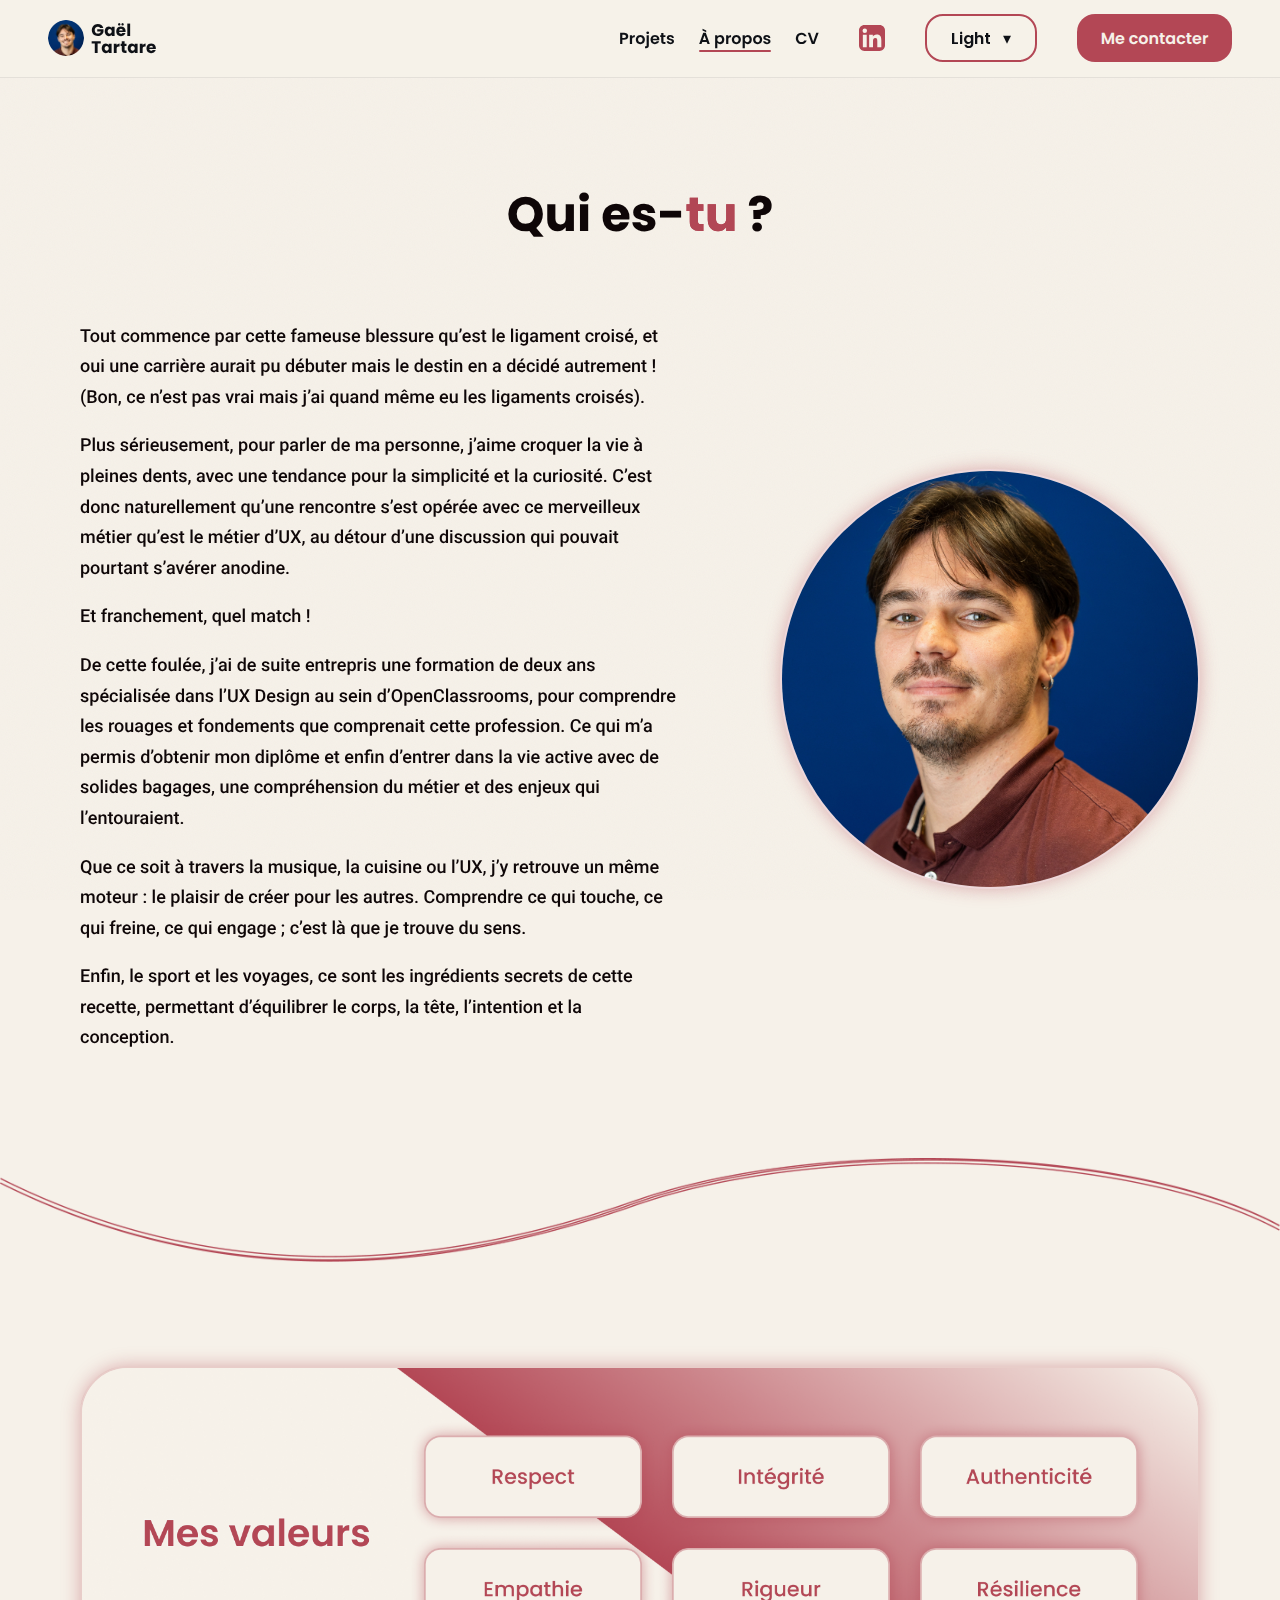
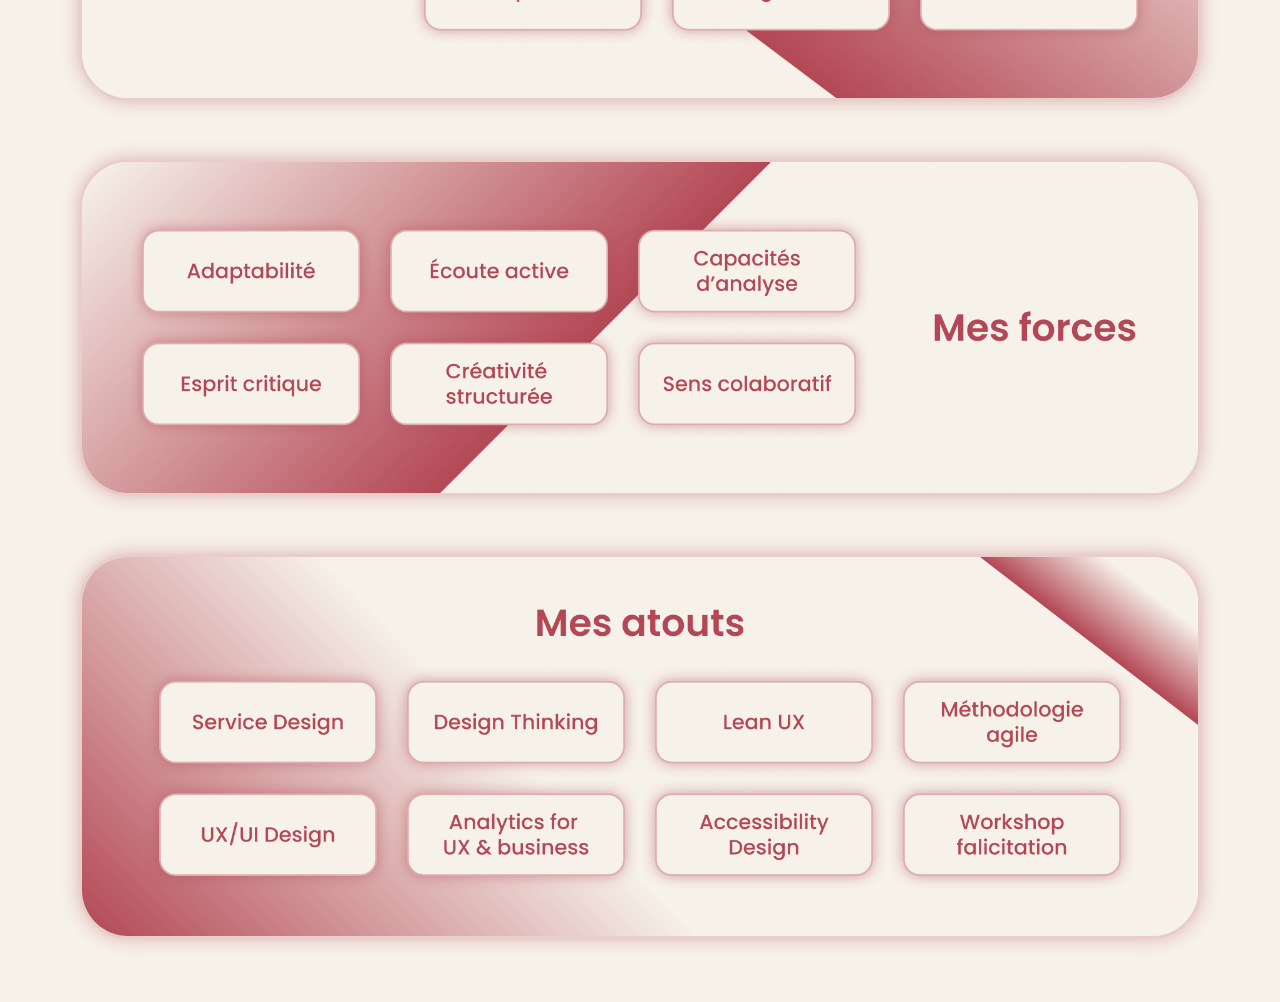
<file: about.html>
<!DOCTYPE html>
<html lang="fr">
<head>
<script>
  (function () {
    const savedTheme = localStorage.getItem('theme') || 'dark';
    document.documentElement.classList.add(`theme-${savedTheme}`);
  })();
</script>

  <!-- 2. Microsoft Clarity -->
<script type="text/javascript">
    (function(c,l,a,r,i,t,y){
        c[a]=c[a]||function(){(c[a].q=c[a].q||[]).push(arguments)};
        t=l.createElement(r);t.async=1;t.src="https://www.clarity.ms/tag/"+i;
        y=l.getElementsByTagName(r)[0];y.parentNode.insertBefore(t,y);
    })(window, document, "clarity", "script", "v10dm133ss");
</script>


<style>
  html.theme-light {
    --bg: #f6f1e9;
  }

  html.theme-dark {
    --bg: #101112;
  }

  html {
    background-color: var(--bg);
  }
</style>
  <meta charset="utf-8" />
  <meta name="viewport" content="width=device-width, initial-scale=1" />
  <title>À propos — Gaël Tartare</title>

  <style>

  @font-face {
  font-family: "Poppins-fallback";
  src: local("Arial");
  size-adjust: 108%;
  ascent-override: 90%;
  descent-override: 22%;
  line-gap-override: 0%;
}

@font-face {
  font-family: "Roboto-fallback";
  src: local("Arial");
  size-adjust: 100%;
  ascent-override: 92%;
  descent-override: 24%;
  line-gap-override: 0%;
}

@font-face {
  font-family: "Poppins";
  src: url("fonts/poppins-medium.woff2") format("woff2");
  font-weight: 500;
  font-display: swap;
}


@font-face {
  font-family: "Poppins";
  src: url("fonts/poppins-semibold.woff2") format("woff2");
  font-weight: 600;
  font-display: swap;
}

@font-face {
  font-family: "Poppins";
  src: url("fonts/poppins-bold.woff2") format("woff2");
  font-weight: 700;
  font-display: swap;
}

@font-face {
  font-family: "Poppins";
  src: url("fonts/poppins-extrabold.woff2") format("woff2");
  font-weight: 800;
  font-display: swap;
}

@font-face {
  font-family: "Roboto";
  src: url("fonts/roboto-regular.woff2") format("woff2");
  font-weight: 400;
  font-display: swap;
}

@font-face {
  font-family: "Roboto";
  src: url("fonts/roboto-medium.woff2") format("woff2");
  font-weight: 500;
  font-display: swap;
}
</style>

  <link rel="preload" href="fonts/poppins-extrabold.woff2" as="font" type="font/woff2" crossorigin>
  <link rel="preload" href="fonts/roboto-regular.woff2" as="font" type="font/woff2" crossorigin>

<style>

/* Projets / À propos / CV */
.nav ul li a {
  font-weight: 600 !important;
}

/* Dropdown thème : Light / Dark */
.theme-dropdown .dropdown-menu button {
  font-weight: 600 !important;
}
</style>

  <link rel="stylesheet" href="style.css" />
  <link rel="stylesheet" href="about.css" />
</head>

<body class="about-page">
  <a class="skip-link" href="#contenu">Aller au contenu</a>

  <!-- ====================== -->
  <!--      NAVIGATION        -->
  <!-- ====================== -->
  <header>
    <div class="nav-wrap">
      <nav class="nav" aria-label="Navigation principale" aria-expanded="false">

     <a href="index.html" class="nav-left brand-link">
  <img
    class="avatar"
    src="images/photo-profil.webp"
    alt="Portrait de Gaël Tartare"
    width="72"
    height="72"
  />
  <span class="brand">
    Gaël<br>Tartare
  </span>
</a>

        <!-- DROITE -->
        <div class="nav-right">

          <!-- DROPDOWN MOBILE -->
          <div class="theme-dropdown mobile-theme">
<button class="dropdown-button">
  <span class="label"></span>
  <span class="chevron">▾</span>
</button>



            <div class="dropdown-menu">
              <button data-theme="dark">Dark</button>
              <button data-theme="light">Light</button>
            </div>
          </div>

          <!-- BURGER -->
          <button class="nav-toggle" aria-label="Ouvrir le menu">☰</button>
        </div>

        <!-- MENU -->
        <ul>
          <li><a href="project.html">Projets</a></li>
          <li><a href="about.html" aria-current="page">À propos</a></li>
          <li>
          <a 
            href="https://drive.google.com/file/d/1WVF1Jamw_VNwpvETMXAYkrpW_uVE_pYo/view?usp=sharing"
            target="_blank"
            rel="noopener noreferrer"
          >
            CV
          </a>
          </li>

          <!-- LinkedIn -->
          <li>
            <a href="https://www.linkedin.com/in/gael-tartare" class="nav-linkedin" target="_blank" rel="noopener noreferrer">
              <svg xmlns="http://www.w3.org/2000/svg" width="26" height="26"
                viewBox="0 0 24 24" fill="currentColor">
                <path d="M19 0h-14C2.24 0 0 2.24 0 5v14c0 2.76 2.24 5 5 5h14c2.76 0 5-2.24 5-5V5c0-2.76-2.24-5-5-5zM7.12 20.45H3.56V9h3.56v11.45zM5.34 7.43a2.07 2.07 0 110-4.14 2.07 2.07 0 010 4.14zM20.45 20.45h-3.55v-5.54c0-1.32-.02-3.01-1.84-3.01-1.84 0-2.13 1.43-2.13 2.91v5.64h-3.55V9h3.41v1.56h.05c.48-.91 1.66-1.87 3.43-1.87 3.67 0 4.35 2.42 4.35 5.56v6.2z"/>
              </svg>
            </a>
          </li>

          <!-- THEME DROPDOWN (DESKTOP) -->
          <li class="theme-dropdown">
<button class="dropdown-button">
  <span class="label"></span>
  <span class="chevron">▾</span>
</button>




            <div class="dropdown-menu">
              <button data-theme="dark">Dark</button>
              <button data-theme="light">Light</button>
            </div>
          </li>

          <!-- CTA -->
          <li><a class="btn btn-primary" href="index.html#contact">Me contacter</a></li>
        </ul>
      </nav>
    </div>
  </header>

  <!-- ====================== -->
  <!--     CONTENU PAGE       -->
  <!-- ====================== -->

  <main id="contenu">
    <section class="about-section">
  
        <h1 class="about-title">Qui es-<span class="highlight">tu</span>&nbsp;?</h1>

  
        <div class="about-container">
  
          <div class="about-text">
            <p>Tout commence par cette fameuse blessure qu’est le ligament croisé, et oui une carrière aurait pu 
              débuter mais le destin en a décidé autrement ! (Bon, ce n’est pas vrai mais j’ai quand même eu 
              les ligaments croisés).</p>
  
            <p>Plus sérieusement, pour parler de ma personne, j’aime croquer la vie à pleines dents, avec une 
              tendance pour la simplicité et la curiosité. C’est donc naturellement qu’une rencontre s’est opérée 
              avec ce merveilleux métier qu’est le métier d’UX, au détour d’une discussion qui pouvait pourtant 
              s’avérer anodine.</p>
  
            <p>Et franchement, quel match !</p>
  
            <p>De cette foulée, j’ai de suite entrepris une formation de deux ans spécialisée dans l’UX Design 
              au sein d’OpenClassrooms, pour comprendre les rouages et fondements que comprenait cette 
              profession. Ce qui m’a permis d’obtenir mon diplôme et enfin d’entrer dans la vie active avec 
              de solides bagages, une compréhension du métier et des enjeux qui l’entouraient.</p>
  
            <p>Que ce soit à travers la musique, la cuisine ou l’UX, j’y retrouve un même moteur : le plaisir 
              de créer pour les autres. Comprendre ce qui touche, ce qui freine, ce qui engage ; c’est là que je 
              trouve du sens.</p>
  
            <p>Enfin, le sport et les voyages, ce sont les ingrédients secrets de cette recette, permettant 
              d’équilibrer le corps, la tête, l’intention et la conception.</p>
          </div>
  
          <div class="about-image">
            <img src="img-apropos/moi-pas-centre-copie.webp" alt="Portrait de Gaël Tartare">
          </div>
  
        </div>
  
    </section>
  </main>
  

   <!-- ====================== -->
    <!--     SÉPARATEUR         -->
    <!-- ====================== -->
<div class="about-separator about-separator--theme">

  <!-- DARK -->
  <img
    src="img-apropos/boucle-a-propos.webp"
    alt=""
    class="separator-dark"
  >

  <!-- LIGHT -->
  <img
    src="img-apropos/boucle-2-rouge.png"
    alt=""
    class="separator-light"
  >

</div>



    <!-- ====================== -->
    <!--     VALEURS / FORCES / ATOUTS -->
    <!-- ====================== -->
      <section class="values-section">
        <div class="values-item valeur">
          <img src="img-apropos/1-mes-valeurs.png" alt="Mes valeurs">
        </div>

        <div class="values-item forces">
          <img src="img-apropos/2-mes-forces.png" alt="Mes forces">
        </div>

        <div class="values-item atouts">
          <img src="img-apropos/3-mes-attouts.png" alt="Mes atouts">
        </div>
      </section>

  </main>

  <script src="script.js"></script>
</body>
</html>
</file>
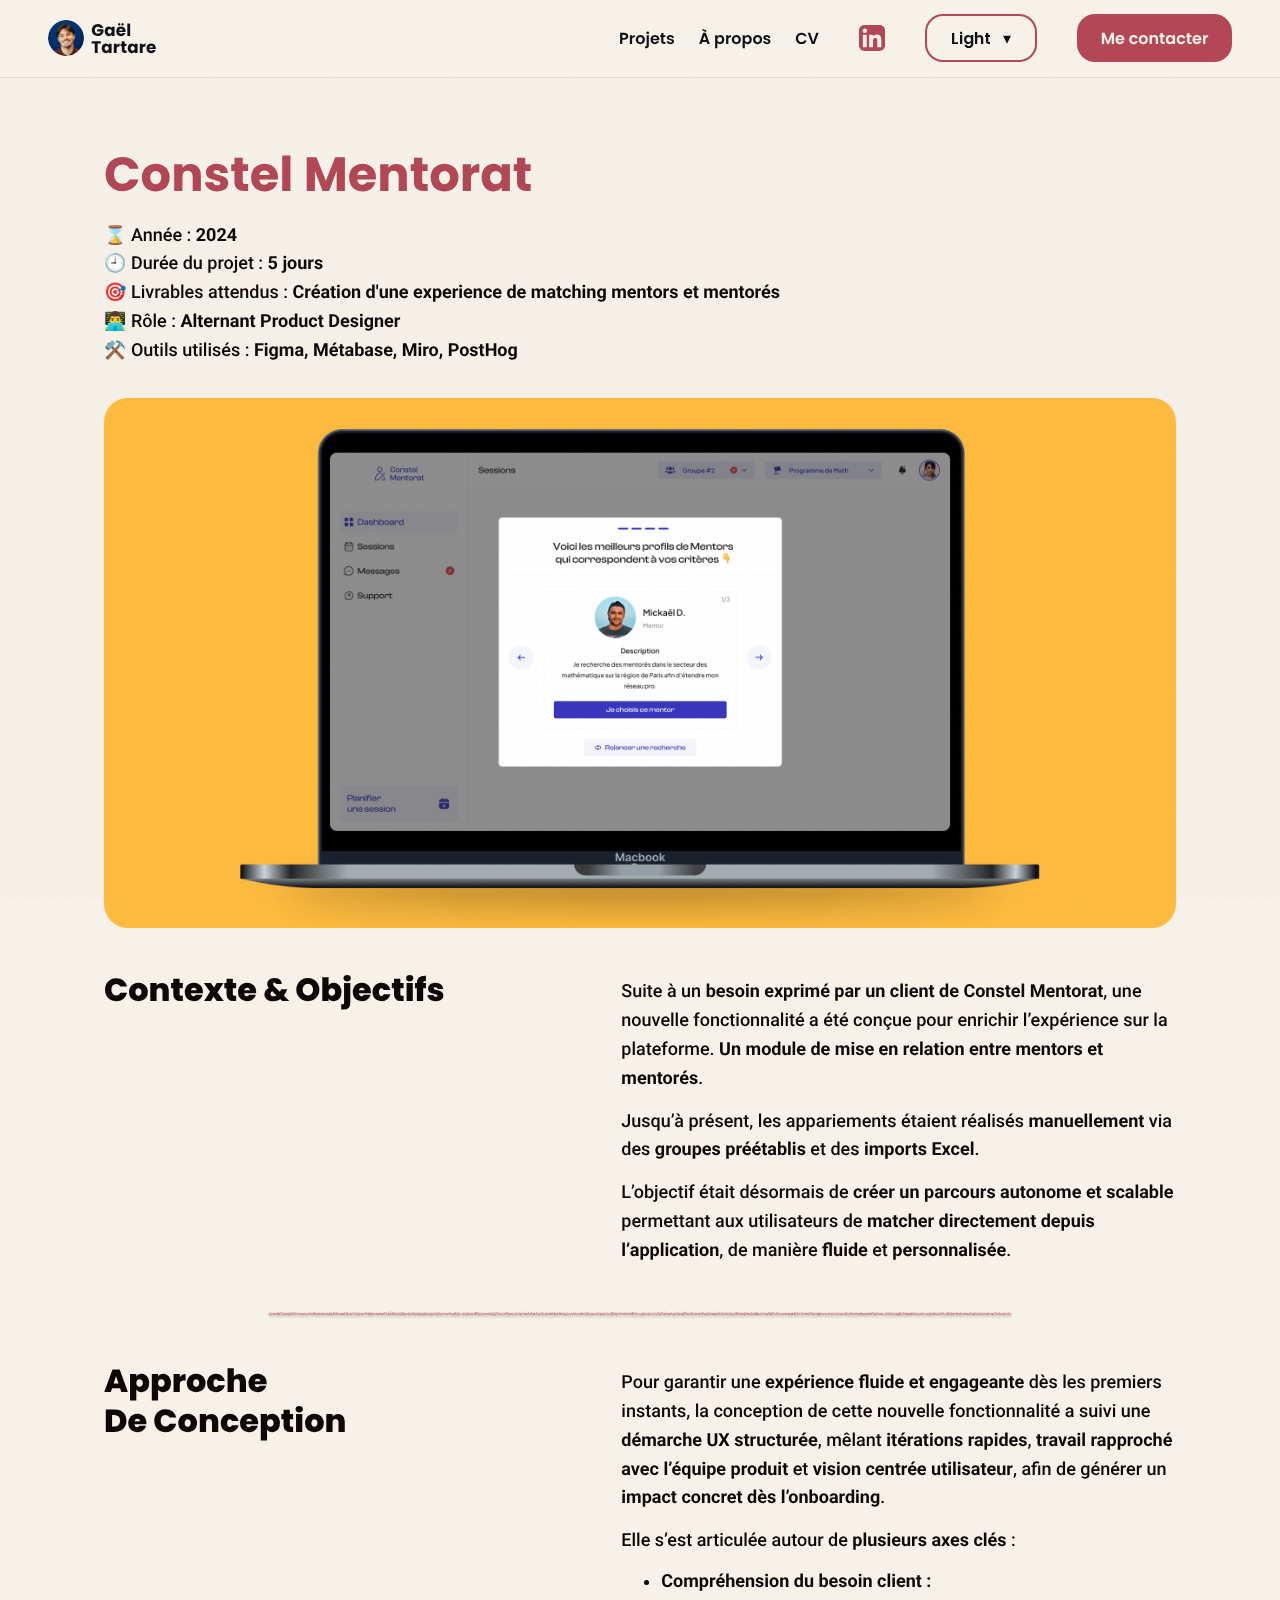
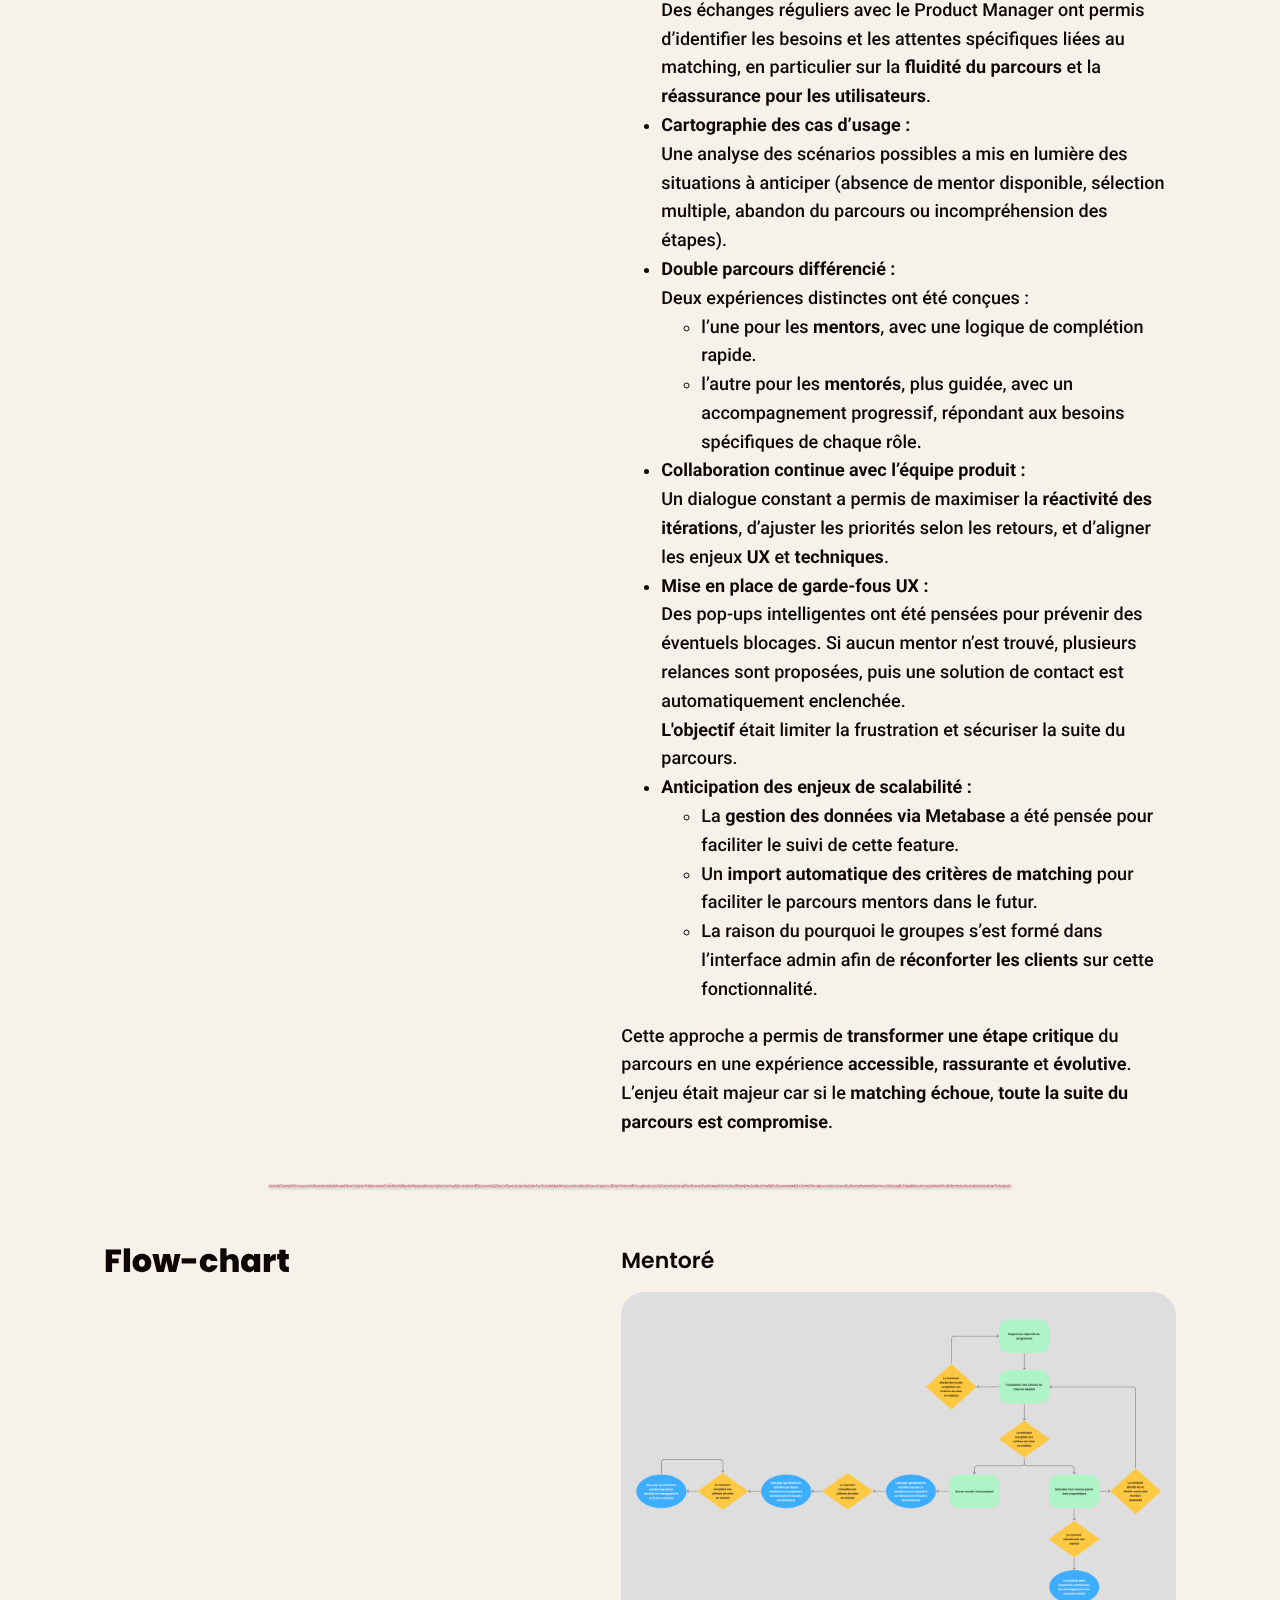
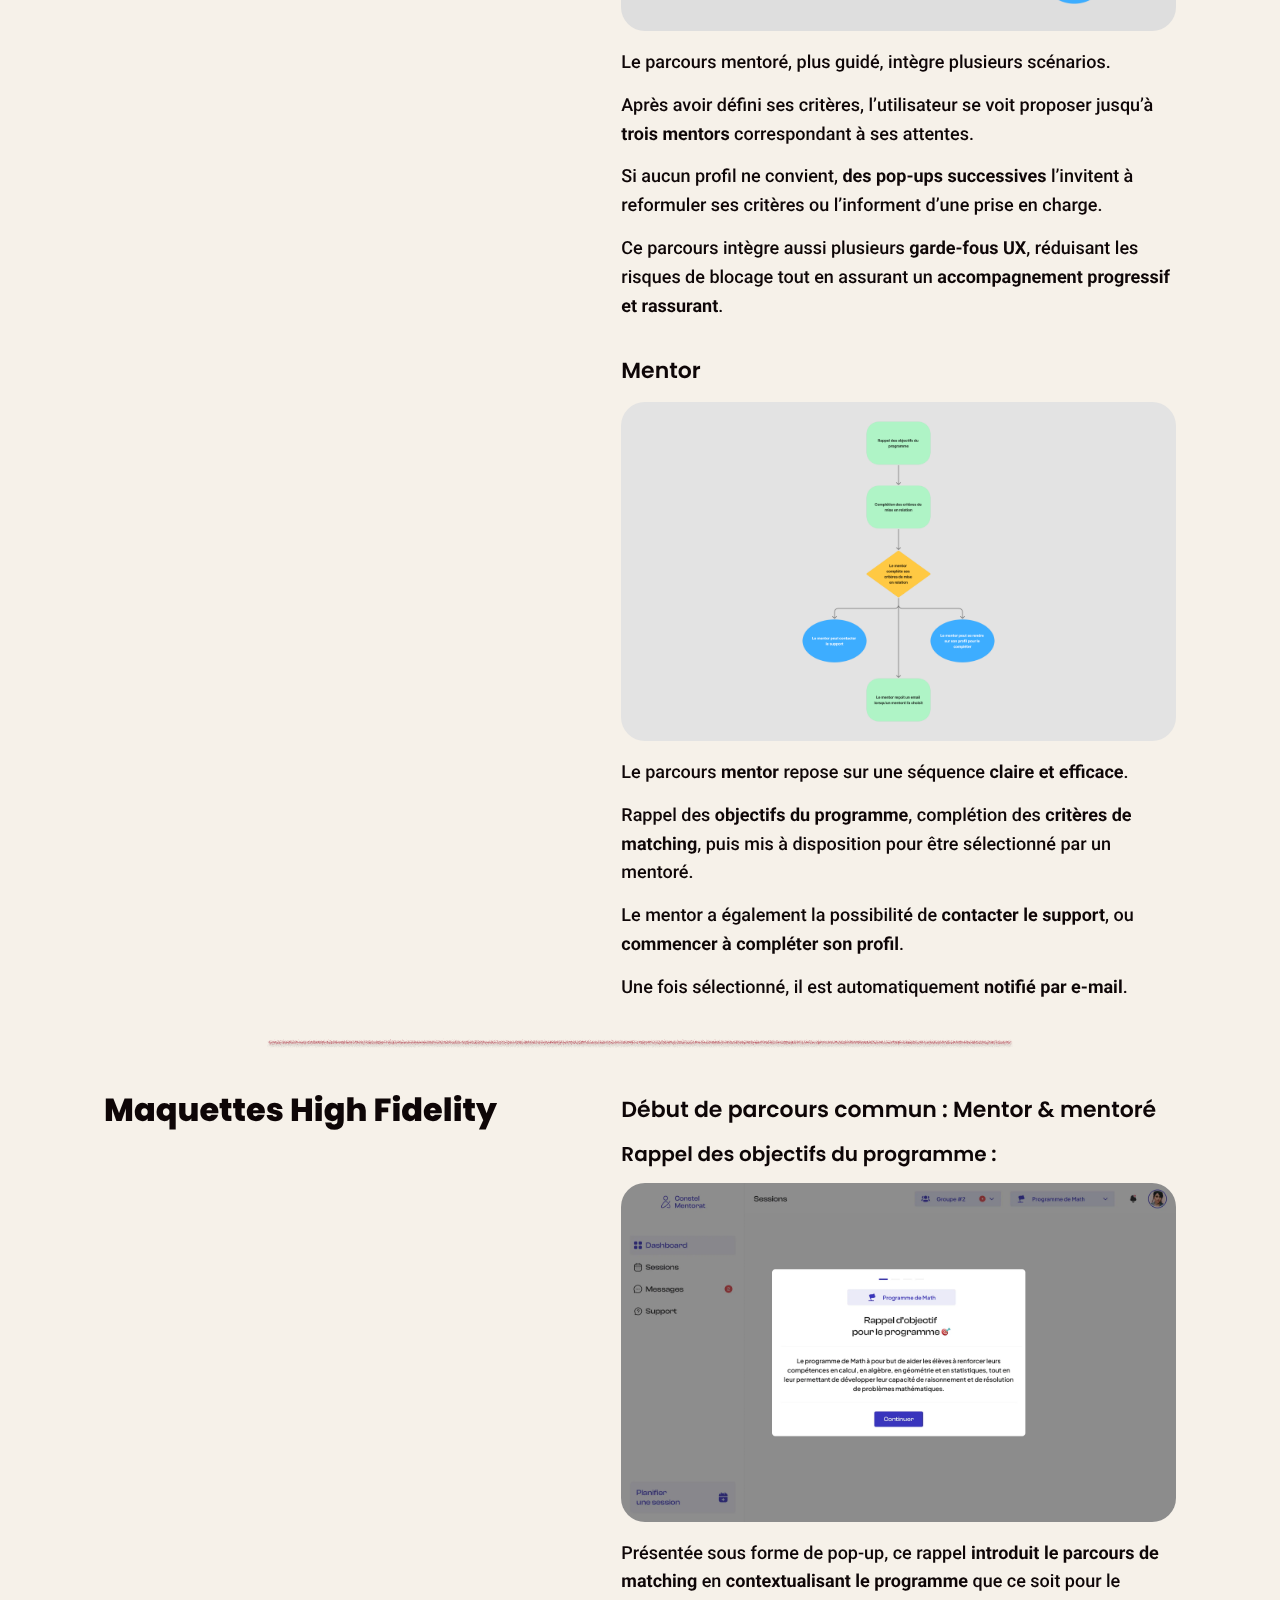
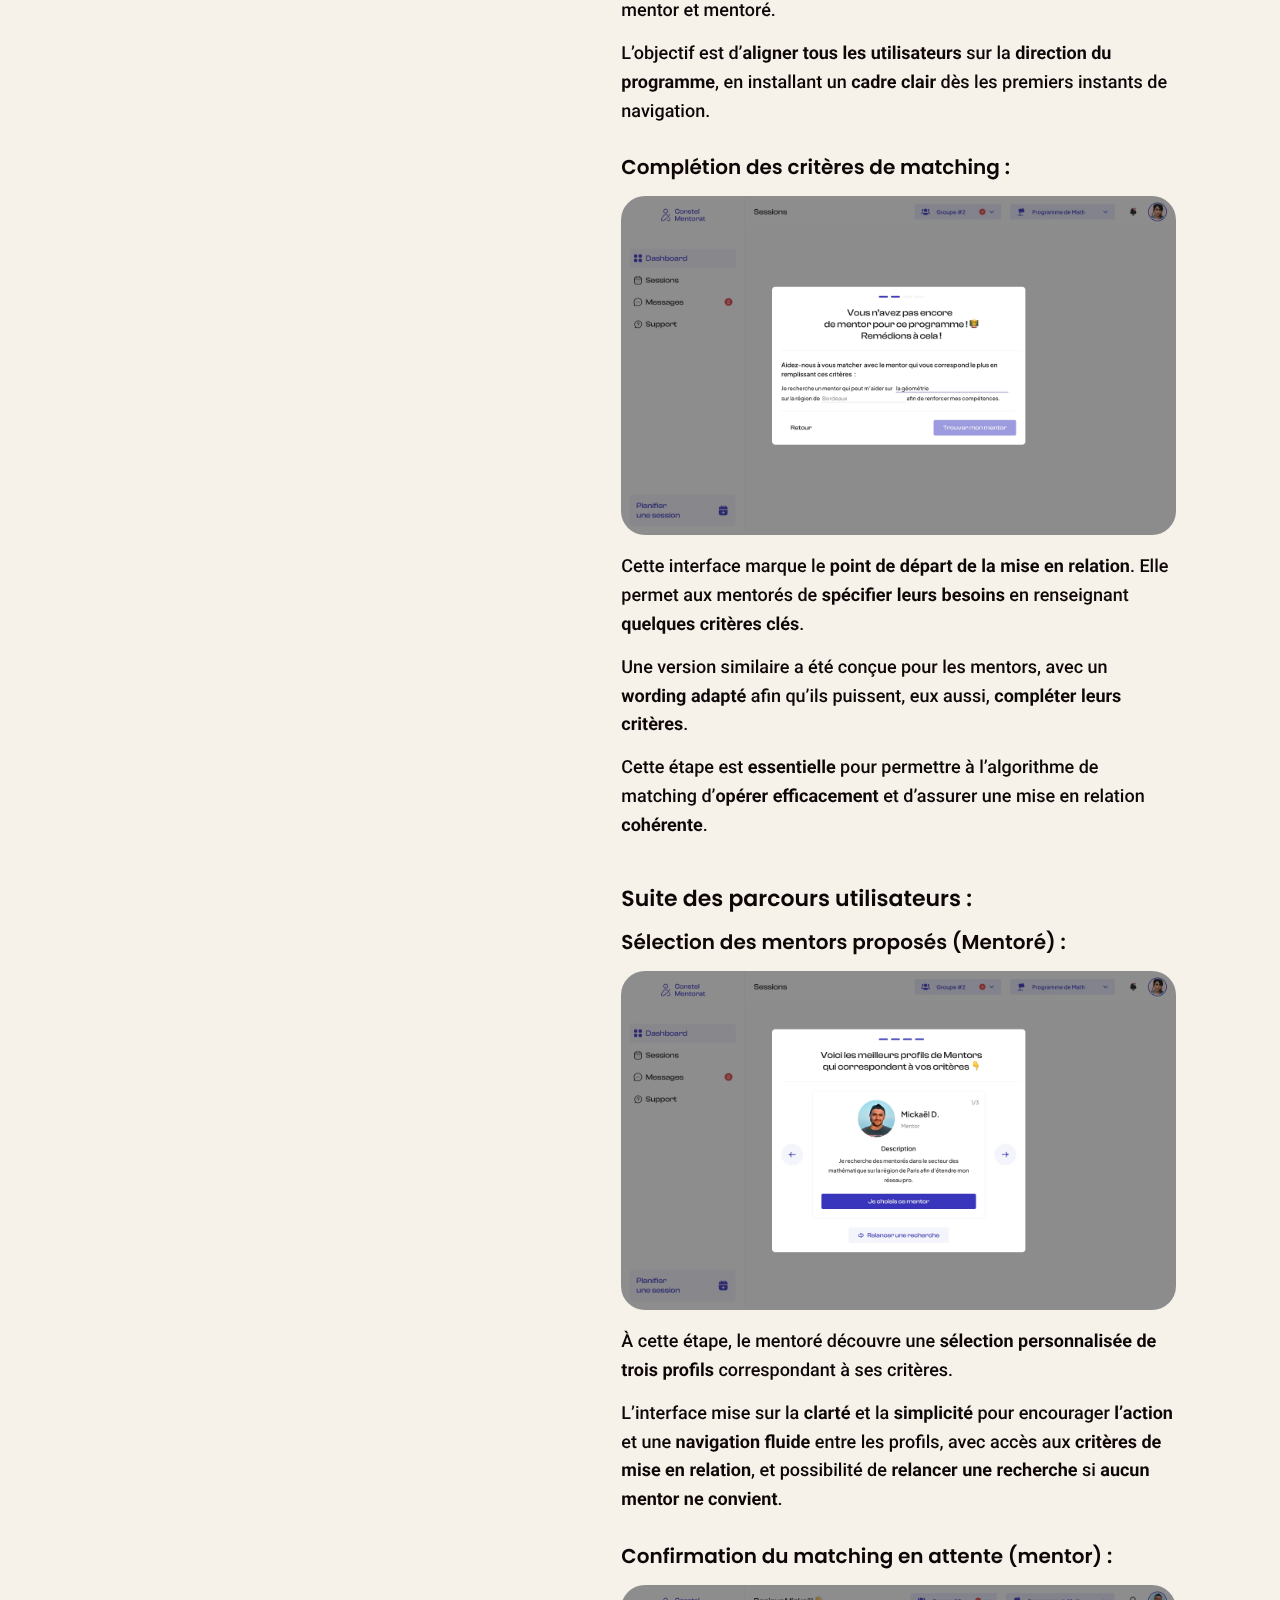
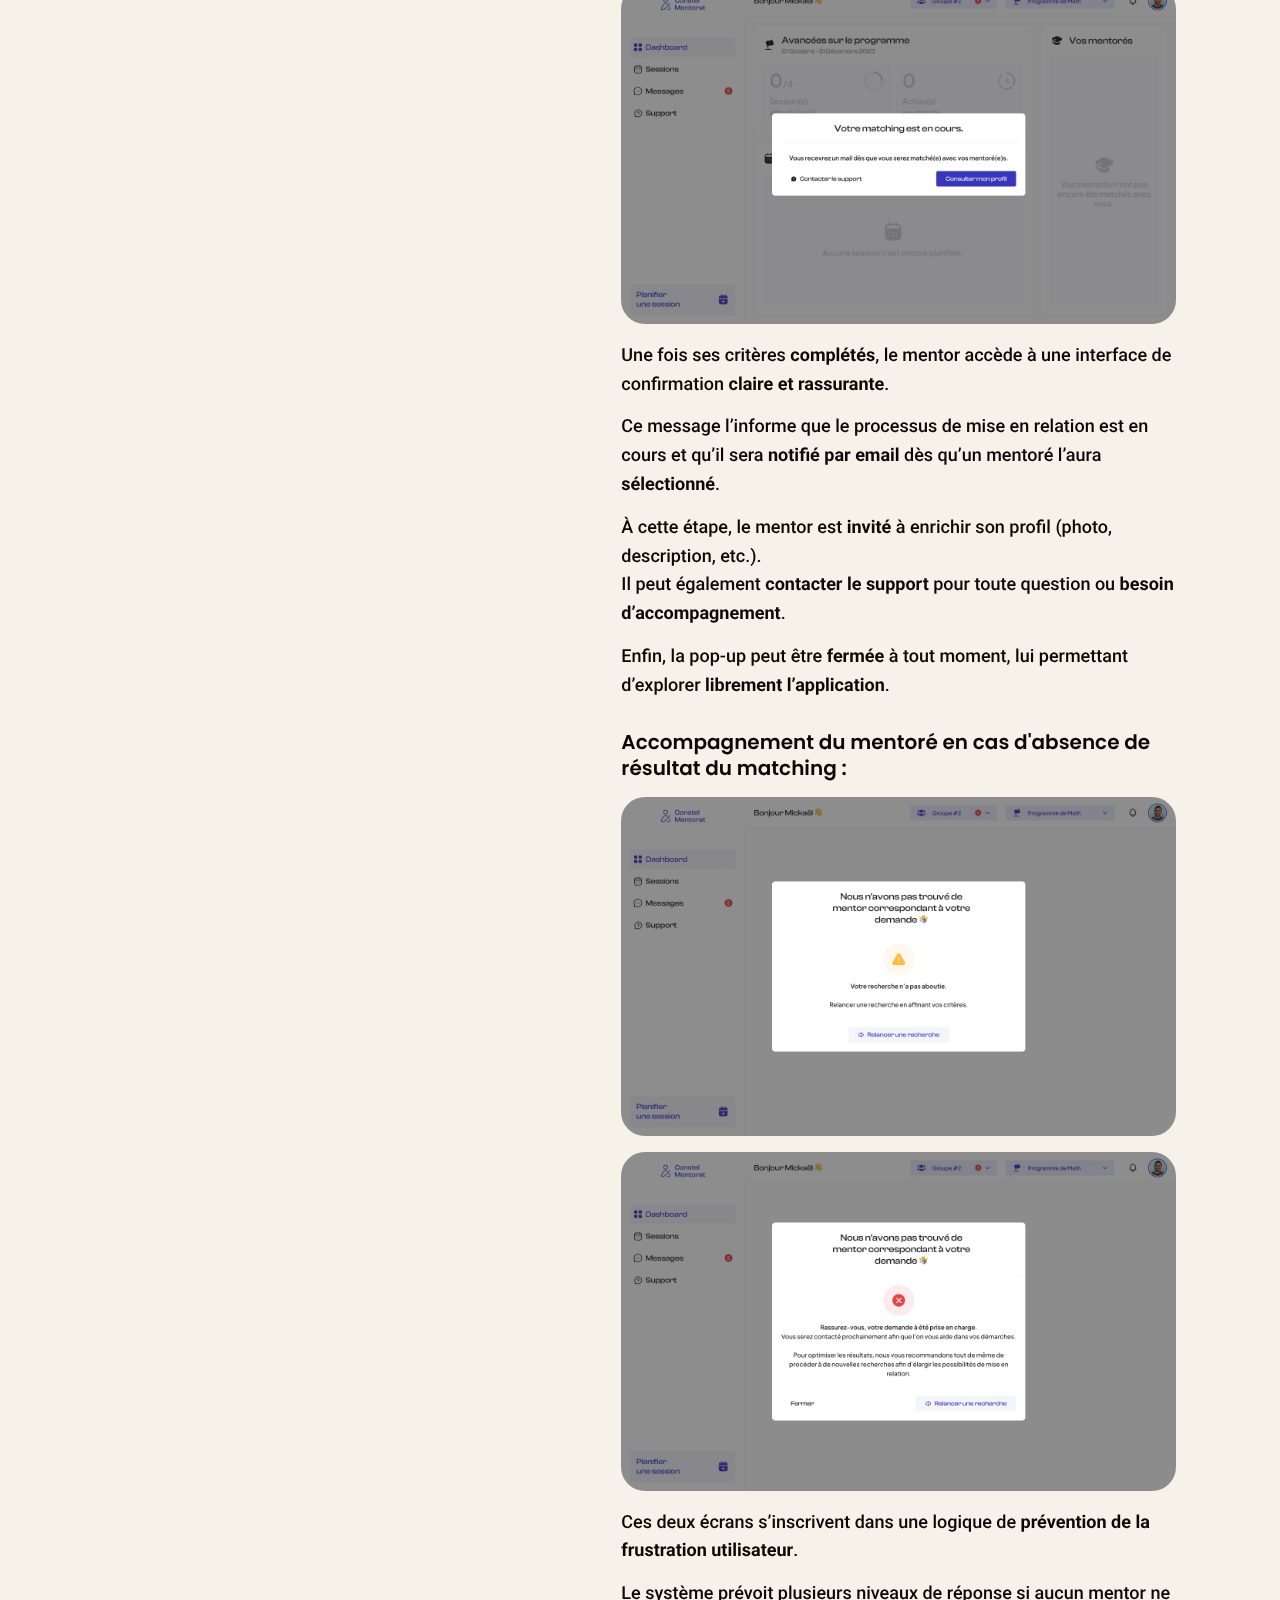
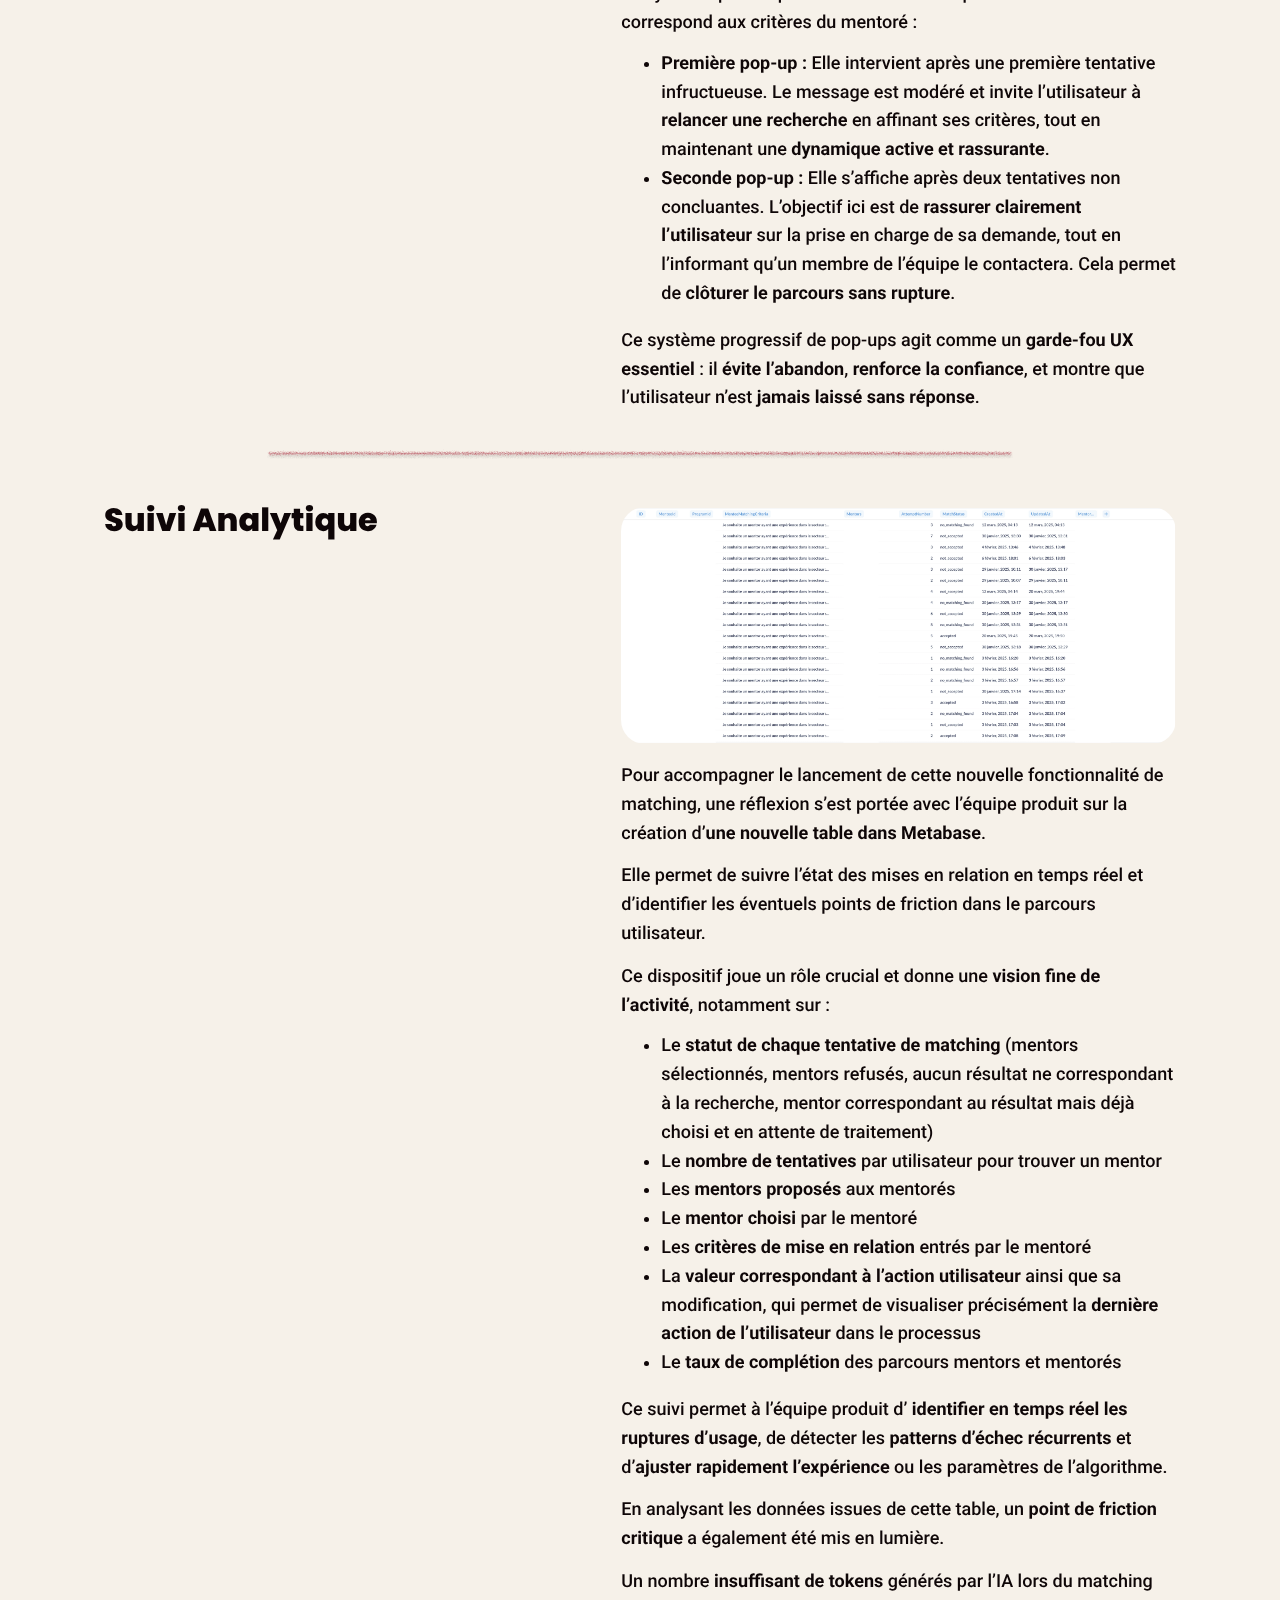
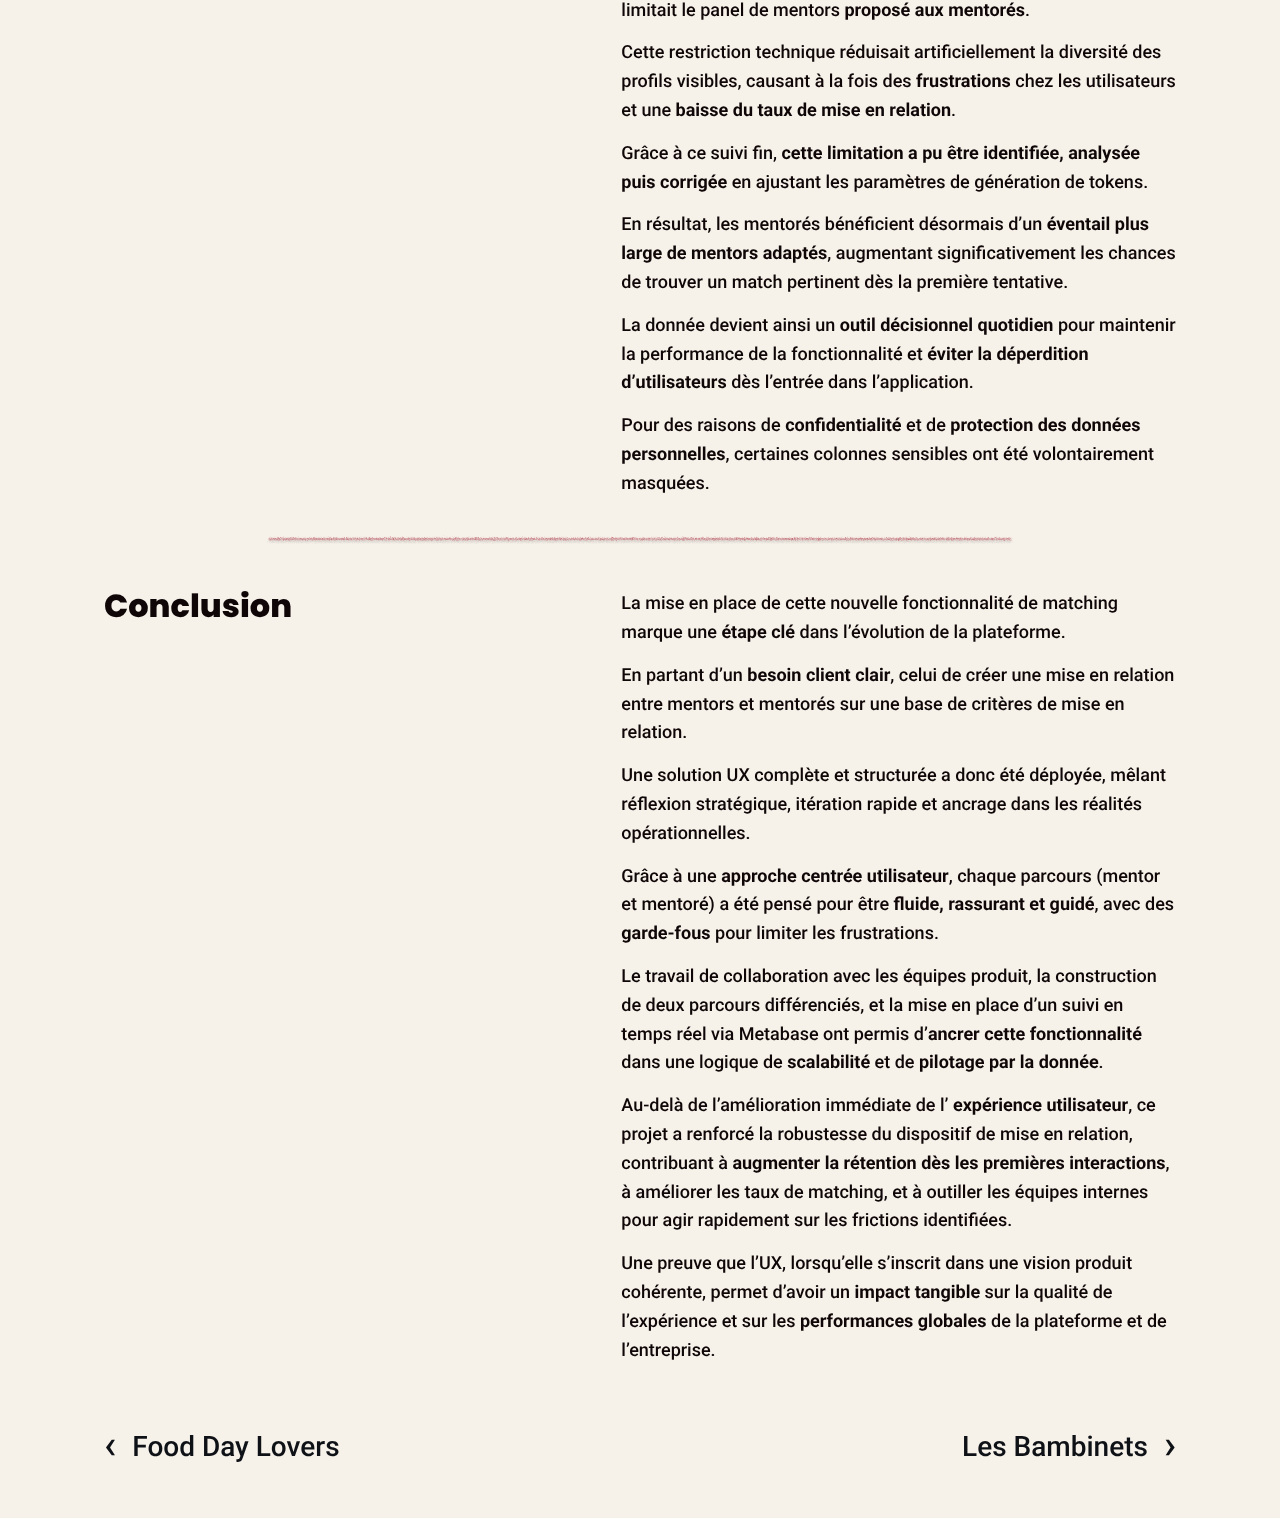
<file: constel-mentorat.html>
<!DOCTYPE html>
<html lang="fr" class="theme-dark">
<head>
<script>
  (function () {
    const savedTheme = localStorage.getItem('theme') || 'light';
    document.documentElement.classList.add(`theme-${savedTheme}`);
  })();
</script>

  <meta charset="utf-8" />
  <meta name="viewport" content="width=device-width, initial-scale=1" />
  <title>Constel Mentorat — Project</title>

    <style>

  @font-face {
  font-family: "Poppins-fallback";
  src: local("Arial");
  size-adjust: 108%;
  ascent-override: 90%;
  descent-override: 22%;
  line-gap-override: 0%;
}

@font-face {
  font-family: "Roboto-fallback";
  src: local("Arial");
  size-adjust: 100%;
  ascent-override: 92%;
  descent-override: 24%;
  line-gap-override: 0%;
}

@font-face {
  font-family: "Poppins";
  src: url("fonts/poppins-medium.woff2") format("woff2");
  font-weight: 500;
  font-display: swap;
}


@font-face {
  font-family: "Poppins";
  src: url("fonts/poppins-semibold.woff2") format("woff2");
  font-weight: 600;
  font-display: swap;
}

@font-face {
  font-family: "Poppins";
  src: url("fonts/poppins-bold.woff2") format("woff2");
  font-weight: 700;
  font-display: swap;
}

@font-face {
  font-family: "Poppins";
  src: url("fonts/poppins-extrabold.woff2") format("woff2");
  font-weight: 800;
  font-display: swap;
}

@font-face {
  font-family: "Roboto";
  src: url("fonts/roboto-regular.woff2") format("woff2");
  font-weight: 400;
  font-display: swap;
}

@font-face {
  font-family: "Roboto";
  src: url("fonts/roboto-medium.woff2") format("woff2");
  font-weight: 500;
  font-display: swap;
}

@font-face {
  font-family: "Roboto";
  src: url("/fonts/roboto-semibold.woff2") format("woff2");
  font-weight: 600;
  font-display: swap;
}

@font-face {
  font-family: "Roboto";
  src: url("/fonts/roboto-bold.woff2") format("woff2");
  font-weight: 800;
  font-display: swap;
}

</style>

  <link rel="preload" href="fonts/poppins-extrabold.woff2" as="font" type="font/woff2" crossorigin>
  <link rel="preload" href="fonts/roboto-regular.woff2" as="font" type="font/woff2" crossorigin>

<style>
/* TEST FORCE — index.html uniquement */

/* Projets / À propos / CV */
.nav ul li a {
  font-weight: 600 !important;
}

/* Dropdown thème : Light / Dark */
.theme-dropdown .dropdown-menu button {
  font-weight: 600 !important;
}
</style>

  <!-- Styles globaux -->
  <link rel="stylesheet" href="style.css" />
  <!-- Style dédié à la page projet -->
  <link rel="stylesheet" href="constel-mentorat.css" />
</head>

<body class="project-page">
  <a class="skip-link" href="#contenu">Aller au contenu</a>

  <!-- ====================== -->
  <!--      NAVIGATION        -->
  <!-- ====================== -->
  <header>
    <div class="nav-wrap">
      <nav class="nav" aria-label="Navigation principale" aria-expanded="false">

     <a href="index.html" class="nav-left brand-link">
  <img
    class="avatar"
    src="images/photo-profil.webp"
    alt="Portrait de Gaël Tartare"
    width="72"
    height="72"
  />
  <span class="brand">
    Gaël<br>Tartare
  </span>
</a>
        <!-- DROITE -->
        <div class="nav-right">

          <!-- DROPDOWN MOBILE -->
          <div class="theme-dropdown mobile-theme">
<button class="dropdown-button">
  <span class="label"></span>
  <span class="chevron">▾</span>
</button>

            <div class="dropdown-menu">
              <button data-theme="dark">Dark</button>
              <button data-theme="light">Light</button>
            </div>
          </div>

          <!-- BURGER -->
          <button class="nav-toggle" aria-label="Ouvrir le menu">☰</button>
        </div>

        <!-- MENU -->
        <ul>
          <li><a href="projetsbis.html">Projets</a></li>
          <li><a href="test.html">À propos</a></li>
          <li>
          <a 
            href="https://drive.google.com/file/d/12P7wmIBrvMZcJ2jdYPcSZYPVTRzzmXLn/view"
            target="_blank"
            rel="noopener noreferrer"
          >
            CV
          </a>
          </li>

          <!-- LinkedIn -->
          <li>
            <a href="https://www.linkedin.com/in/gael-tartare" 
               class="nav-linkedin" 
               target="_blank" 
               rel="noopener noreferrer">
              <svg xmlns="http://www.w3.org/2000/svg" width="26" height="26"
                viewBox="0 0 24 24" fill="currentColor">
                <path d="M19 0h-14C2.24 0 0 2.24 0 5v14c0 2.76 2.24 5 5 5h14c2.76 0 5-2.24 5-5V5c0-2.76-2.24-5-5-5zM7.12 20.45H3.56V9h3.56v11.45zM5.34 7.43a2.07 2.07 0 110-4.14 2.07 2.07 0 010 4.14zM20.45 20.45h-3.55v-5.54c0-1.32-.02-3.01-1.84-3.01-1.84 0-2.13 1.43-2.13 2.91v5.64h-3.55V9h3.41v1.56h.05c.48-.91 1.66-1.87 3.43-1.87 3.67 0 4.35 2.42 4.35 5.56v6.2z"/>
              </svg>
            </a>
          </li>

          <!-- THEME DROPDOWN (DESKTOP) -->
          <li class="theme-dropdown">
<button class="dropdown-button">
  <span class="label"></span>
  <span class="chevron">▾</span>
</button>

            <div class="dropdown-menu">
              <button data-theme="dark">Dark</button>
              <button data-theme="light">Light</button>
            </div>
          </li>

          <!-- CTA -->
          <li><a class="btn btn-primary" href="index.html#contact">Me contacter</a></li>
        </ul>
      </nav>
    </div>
  </header>

  <!-- ====================== -->
  <!--     CONTENU PROJET     -->
  <!-- ====================== -->

  <main id="contenu">

    <section class="project-header">
        
      <h1 class="project-title">Constel Mentorat</h1>
    
      <div class="project-intro">
        <p>
        ⌛️ Année : <span class="semibold">2024</span><br>
        🕘 Durée du projet : <span class="semibold">5 jours</span><br>
        🎯 Livrables attendus :
        <span class="semibold">Création d'une experience de matching mentors et mentorés</span><br>
        👨‍💻 Rôle : <span class="semibold">Alternant Product Designer</span><br>
        ⚒️ Outils utilisés : <span class="semibold">Figma, Métabase, Miro, PostHog</span>
        </p>
      </div>

      <div class="project-hero">
        <img src="img-constel/projet-1-1.png" alt="Aperçu du projet Food Day Lovers">
      </div>
      
      <section class="project-section contexte-objectifs">
  
        <h2 class="section-title">Contexte & Objectifs</h2>
      
        <div class="section-text">
             <p>
      Suite à un <span class="semibold">besoin exprimé par un client de Constel Mentorat</span>,
      une nouvelle fonctionnalité a été conçue pour enrichir l’expérience sur la plateforme.
      <span class="semibold">Un module de mise en relation entre mentors et mentorés</span>.
    </p>

    <p>
      Jusqu’à présent, les appariements étaient réalisés
      <span class="semibold">manuellement</span> via des
      <span class="semibold">groupes préétablis</span> et des
      <span class="semibold">imports Excel</span>.
    </p>

    <p>
      L’objectif était désormais de
      <span class="semibold">créer un parcours autonome et scalable</span>
      permettant aux utilisateurs de
      <span class="semibold">matcher directement depuis l’application</span>,
      de manière
      <span class="semibold">fluide</span> et
      <span class="semibold">personnalisée</span>.
    </p>
        </div>
      
      </section>
      
      <section class="project-separator project-separator-bottom">
        <img src="img-fdl/line.webp" alt="Séparateur graphique" class="separator-img">
      </section>

<section class="project-section approche-conception-section">

  <!-- TITRE -->
  <h2 class="section-title">
    Approche<br class="desktop-only"> De Conception
  </h2>

  <!-- TEXTE -->
  <div class="section-text">

    <p>
      Pour garantir une <span class="semibold">expérience fluide et engageante</span> dès les
      premiers instants, la conception de cette nouvelle fonctionnalité a suivi une
      <span class="semibold">démarche UX structurée</span>, mêlant
      <span class="semibold">itérations rapides</span>,
      <span class="semibold">travail rapproché avec l’équipe produit</span> et
      <span class="semibold">vision centrée utilisateur</span>, afin de générer un
      <span class="semibold">impact concret dès l’onboarding</span>.
    </p>

    <p>
      Elle s’est articulée autour de <span class="semibold">plusieurs axes clés</span> :
    </p>

    <ul>
      <li>
        <span class="semibold">Compréhension du besoin client :</span><br>
        Des échanges réguliers avec le Product Manager ont permis d’identifier les besoins
        et les attentes spécifiques liées au matching, en particulier sur la
        <span class="semibold">fluidité du parcours</span> et la
        <span class="semibold">réassurance pour les utilisateurs</span>.
      </li>

      <li>
        <span class="semibold">Cartographie des cas d’usage :</span><br>
        Une analyse des scénarios possibles a mis en lumière des situations à anticiper
        (absence de mentor disponible, sélection multiple, abandon du parcours ou
        incompréhension des étapes).
      </li>

      <li>
        <span class="semibold">Double parcours différencié :</span><br>
        Deux expériences distinctes ont été conçues :
        <ul>
          <li>
            l’une pour les <span class="semibold">mentors</span>, avec une logique de
            complétion rapide.
          </li>
          <li>
            l’autre pour les <span class="semibold">mentorés</span>, plus guidée, avec un
            accompagnement progressif, répondant aux besoins spécifiques de chaque rôle.
          </li>
        </ul>
      </li>

      <li>
        <span class="semibold">Collaboration continue avec l’équipe produit :</span><br>
        Un dialogue constant a permis de maximiser la
        <span class="semibold">réactivité des itérations</span>, d’ajuster les priorités
        selon les retours, et d’aligner les enjeux
        <span class="semibold">UX</span> et
        <span class="semibold">techniques</span>.
      </li>

      <li>
        <span class="semibold">Mise en place de garde-fous UX :</span><br>
        Des pop-ups intelligentes ont été pensées pour prévenir des éventuels blocages.
        Si aucun mentor n’est trouvé, plusieurs relances sont proposées, puis une solution
        de contact est automatiquement enclenchée.<br>
        <span class="semibold">L'objectif</span> était limiter la frustration et sécuriser la suite
        du parcours.
      </li>

      <li>
        <span class="semibold">Anticipation des enjeux de scalabilité :</span>
        <ul>
          <li>
            La <span class="semibold">gestion des données via Metabase</span> a été pensée
            pour faciliter le suivi de cette feature.
          </li>
          <li>
            Un <span class="semibold">import automatique des critères de matching</span>
            pour faciliter le parcours mentors dans le futur.
          </li>
          <li>
            La raison du pourquoi le groupes s’est formé dans l’interface admin afin de
            <span class="semibold">réconforter les clients</span> sur cette fonctionnalité.
          </li>
        </ul>
      </li>
    </ul>

    <p>
      Cette approche a permis de <span class="semibold">transformer une étape critique</span>
      du parcours en une expérience
      <span class="semibold">accessible</span>,
      <span class="semibold">rassurante</span> et
      <span class="semibold">évolutive</span>.
      L’enjeu était majeur car si le
      <span class="semibold">matching échoue</span>,
      <span class="semibold">toute la suite du parcours est compromise</span>.
    </p>

  </div>

</section>


      <section class="project-separator project-separator-3">
        <img src="img-fdl/line.webp" alt="Séparateur graphique" class="separator-img">
      </section>

      <section class="project-section definition-section">

  <h2 class="section-title">Flow-chart</h2>

  <div class="section-col">

    <!-- IMAGE -->

    <div class="flow-block mentore">

  <h3 class="subtitle">Mentoré</h3>

    <div class="section-image">
      <img src="img-constel/1.png" alt="Parcours utilisateurs">
    </div>

    <!-- TEXTE -->
   <div class="section-text">

  <p>
      Le parcours mentoré, plus guidé, intègre plusieurs scénarios.
    </p>

    <p>
      Après avoir défini ses critères, l’utilisateur se voit proposer jusqu’à
      <span class="semibold">trois mentors</span> correspondant à ses attentes.
    </p>

    <p>
      Si aucun profil ne convient,
      <span class="semibold">des pop-ups successives</span> l’invitent à reformuler
      ses critères ou l’informent d’une prise en charge.
    </p>

    <p>
      Ce parcours intègre aussi plusieurs
      <span class="semibold">garde-fous UX</span>, réduisant les risques de blocage
      tout en assurant un
      <span class="semibold">accompagnement progressif et rassurant</span>.
    </p>
</div>

   <div class="mentor">

  <h3 class="subtitle">Mentor</h3>

  <div class="section-image">
    <img src="img-constel/2.png" alt="Parcours mentor">
  </div>

  <div class="section-text">

    <p>
      Le parcours <span class="semibold">mentor</span> repose sur une séquence
      <span class="semibold">claire et efficace</span>.
    </p>

    <p>
      Rappel des <span class="semibold">objectifs du programme</span>, complétion des
      <span class="semibold">critères de matching</span>, puis mis à disposition pour
      être sélectionné par un mentoré.
    </p>

    <p>
      Le mentor a également la possibilité de
      <span class="semibold">contacter le support</span>, ou
      <span class="semibold">commencer à compléter son profil</span>.
    </p>

    <p>
      Une fois sélectionné, il est automatiquement
      <span class="semibold">notifié par e-mail</span>.
    </p>

  </div>

</div>

</section>

<section class="project-separator project-separator-definition">
  <img
    src="img-fdl/line.webp"
    alt="Séparateur graphique"
    class="separator-img"
  >
</section>

<section class="project-section personna-section">

  <!-- COLONNE GAUCHE (desktop) -->
  <h2 class="section-title">Maquettes High Fidelity</h2>

  <!-- COLONNE DROITE (desktop) -->
  <div class="section-col">

    <!-- IMAGE -->

    <div class="flow-block mentore">

  <h3 class="subtitle subtitle--intro">Début de parcours commun : Mentor &  mentoré</h3>

  <h4 class="section-subtitle">
    Rappel des objectifs du programme :
  </h4>

    <div class="section-image">
      <img src="img-constel/3.webp" alt="Parcours utilisateurs">
    </div>

    <!-- TEXTE -->
   <div class="section-text">

  <p>
    Présentée sous forme de pop-up, ce rappel
    <span class="semibold">introduit le parcours de matching</span> en
    <span class="semibold">contextualisant le programme</span> que ce soit pour le
    mentor et mentoré.
  </p>

  <p>
    L’objectif est d’<span class="semibold">aligner tous les utilisateurs</span> sur
    la <span class="semibold">direction du programme</span>, en installant un
    <span class="semibold">cadre clair</span> dès les premiers instants de navigation.
  </p>
</div>

   <div class="critères">

  <h4 class="section-subtitle">
    Complétion des critères de matching :
  </h4>

  <div class="section-image">
    <img src="img-constel/4.webp" alt="Parcours mentor">
  </div>

  <div class="section-text">

    <p>
  Cette interface marque le <span class="semibold">point de départ de la mise en relation</span>.
  Elle permet aux mentorés de <span class="semibold">spécifier leurs besoins</span> en
  renseignant <span class="semibold">quelques critères clés</span>.
</p>

<p>
  Une version similaire a été conçue pour les mentors, avec un
  <span class="semibold">wording adapté</span> afin qu’ils puissent, eux aussi,
  <span class="semibold">compléter leurs critères</span>.
</p>

<p>
  Cette étape est <span class="semibold">essentielle</span> pour permettre à l’algorithme
  de matching d’<span class="semibold">opérer efficacement</span> et d’assurer une mise
  en relation <span class="semibold">cohérente</span>.
</p>

  </div>

  <div class="suite">

    <h3 class="subtitle subtitle--section">Suite des parcours utilisateurs :</h3>

  <h4 class="section-subtitle">
    Sélection des mentors proposés (Mentoré) :
  </h4>

  <div class="section-image">
    <img src="img-constel/5.webp" alt="Parcours mentor">
  </div>

  <div class="section-text">

<p>
  À cette étape, le mentoré découvre une
  <span class="semibold">sélection personnalisée de trois profils</span>
  correspondant à ses critères.
</p>

<p>
  L’interface mise sur la
  <span class="semibold">clarté</span> et la
  <span class="semibold">simplicité</span> pour encourager
  <span class="semibold">l’action</span> et une
  <span class="semibold">navigation fluide</span> entre les profils,
  avec accès aux <span class="semibold">critères de mise en relation</span>,
  et possibilité de <span class="semibold">relancer une recherche</span>
  si <span class="semibold">aucun mentor ne convient</span>.
</p>

  </div>

<div class="confirmation">

  <h4 class="section-subtitle">
    Confirmation du matching en attente (mentor) :
  </h4>

  <div class="section-image">
    <img src="img-constel/6.webp" alt="Parcours mentor">
  </div>

  <div class="section-text">

 <p>
  Une fois ses critères <span class="semibold">complétés</span>, le mentor accède à une
  interface de confirmation <span class="semibold">claire et rassurante</span>.
</p>

<p>
  Ce message l’informe que le processus de mise en relation est en cours et qu’il sera
  <span class="semibold">notifié par email</span> dès qu’un mentoré l’aura
  <span class="semibold">sélectionné</span>.
</p>

<p>
  À cette étape, le mentor est <span class="semibold">invité</span> à enrichir son profil
  (photo, description, etc.).<br>
  Il peut également <span class="semibold">contacter le support</span> pour toute question
  ou <span class="semibold">besoin d’accompagnement</span>.
</p>

<p>
  Enfin, la pop-up peut être <span class="semibold">fermée</span> à tout moment, lui
  permettant d’explorer <span class="semibold">librement l’application</span>.
</p>

  </div>


<div class="accompagnement">

  <h4 class="section-subtitle">
    Accompagnement du mentoré en cas d'absence de résultat du matching :
  </h4>

  <div class="section-image">
    <img src="img-constel/7.webp" alt="Parcours mentor">
  </div>

   <div class="section-image">
    <img src="img-constel/8.webp" alt="Parcours mentor">
  </div>

  <div class="section-text">

 <p>
  Ces deux écrans s’inscrivent dans une logique de
  <span class="semibold">prévention de la frustration utilisateur</span>.
</p>

<p>
  Le système prévoit plusieurs niveaux de réponse si aucun mentor ne correspond
  aux critères du mentoré :
</p>

<ul>
  <li>
    <span class="semibold">Première pop-up :</span>
    Elle intervient après une première tentative infructueuse.
    Le message est modéré et invite l’utilisateur à
    <span class="semibold">relancer une recherche</span> en affinant ses critères,
    tout en maintenant une
    <span class="semibold">dynamique active et rassurante</span>.
  </li>

  <li>
    <span class="semibold">Seconde pop-up :</span>
    Elle s’affiche après deux tentatives non concluantes.
    L’objectif ici est de
    <span class="semibold">rassurer clairement l’utilisateur</span> sur la prise en
    charge de sa demande, tout en l’informant qu’un membre de l’équipe le contactera.
    Cela permet de
    <span class="semibold">clôturer le parcours sans rupture</span>.
  </li>
</ul>

<p>
  Ce système progressif de pop-ups agit comme un
  <span class="semibold">garde-fou UX essentiel</span> :
  il <span class="semibold">évite l’abandon</span>,
  <span class="semibold">renforce la confiance</span>, et montre que l’utilisateur
  n’est <span class="semibold">jamais laissé sans réponse</span>.
</p>

  </div>

</div>

</section>

<section class="project-separator project-separator-personnas">
  <img
    src="img-fdl/line.webp"
    alt="Séparateur graphique"
    class="separator-img"
  >
</section>

<section class="project-section questionnaire-section">

  <!-- COLONNE GAUCHE (desktop) -->
  <h2 class="section-title">
  Suivi Analytique
  </h2>

  <!-- COLONNE DROITE (desktop) -->
  <div class="section-col">

    <!-- IMAGE -->
    <div class="section-image">
      <img src="img-constel/9.webp" alt="Questionnaires utilisateurs Food Day Lovers">
    </div>

    <!-- TEXTE -->
    <div class="section-text">

      <p>
  Pour accompagner le lancement de cette nouvelle fonctionnalité de matching,
  une réflexion s’est portée avec l’équipe produit sur la création
  d’<span class="semibold">une nouvelle table dans Metabase</span>.
</p>

<p>
  Elle permet de suivre l’état des mises en relation en temps réel et
  d’identifier les éventuels points de friction dans le parcours utilisateur.
</p>

<p>
  Ce dispositif joue un rôle crucial et donne une
  <span class="semibold">vision fine de l’activité</span>, notamment sur :
</p>

<ul>
  <li>
    Le <span class="semibold">statut de chaque tentative de matching</span>
    (mentors sélectionnés, mentors refusés, aucun résultat ne correspondant à la
    recherche, mentor correspondant au résultat mais déjà choisi et en attente
    de traitement)
  </li>
  <li>
    Le <span class="semibold">nombre de tentatives</span> par utilisateur pour trouver un mentor
  </li>
  <li>
    Les <span class="semibold">mentors proposés</span> aux mentorés
  </li>
  <li>
    Le <span class="semibold">mentor choisi</span> par le mentoré
  </li>
  <li>
    Les <span class="semibold">critères de mise en relation</span> entrés par le mentoré
  </li>
  <li>
    La <span class="semibold">valeur correspondant à l’action utilisateur</span> ainsi que sa
    modification, qui permet de visualiser précisément la
    <span class="semibold">dernière action de l’utilisateur</span> dans le processus
  </li>
  <li>
    Le <span class="semibold">taux de complétion</span> des parcours mentors et mentorés
  </li>
</ul>

<p>
  Ce suivi permet à l’équipe produit d’
  <span class="semibold">identifier en temps réel les ruptures d’usage</span>,
  de détecter les <span class="semibold">patterns d’échec récurrents</span> et
  d’<span class="semibold">ajuster rapidement l’expérience</span> ou les paramètres
  de l’algorithme.
</p>

<p>
  En analysant les données issues de cette table, un
  <span class="semibold">point de friction critique</span> a également été mis en lumière.
</p>

<p>
  Un nombre <span class="semibold">insuffisant de tokens</span> générés par l’IA lors du matching
  limitait le panel de mentors <span class="semibold">proposé aux mentorés</span>.
</p>

<p>
  Cette restriction technique réduisait artificiellement la diversité des
  profils visibles, causant à la fois des
  <span class="semibold">frustrations</span> chez les utilisateurs et une
  <span class="semibold">baisse du taux de mise en relation</span>.
</p>

<p>
  Grâce à ce suivi fin, <span class="semibold">cette limitation a pu être identifiée,
  analysée puis corrigée</span> en ajustant les paramètres de génération de tokens.
</p>

<p>
  En résultat, les mentorés bénéficient désormais d’un
  <span class="semibold">éventail plus large de mentors adaptés</span>, augmentant
  significativement les chances de trouver un match pertinent dès la
  première tentative.
</p>

<p>
  La donnée devient ainsi un <span class="semibold">outil décisionnel quotidien</span>
  pour maintenir la performance de la fonctionnalité et
  <span class="semibold">éviter la déperdition d’utilisateurs</span> dès l’entrée dans
  l’application.
</p>

<p>
  Pour des raisons de <span class="semibold">confidentialité</span> et de
  <span class="semibold">protection des données personnelles</span>, certaines
  colonnes sensibles ont été volontairement masquées.
</p>

    </div>

  </div>

</section>

<section class="project-separator project-separator-questionnaire">
  <img
    src="img-fdl/line.webp"
    alt="Séparateur graphique"
    class="separator-img"
  >
</section>

      <section class="project-section conclusion-section">

        <h2 class="section-title">Conclusion</h2>
      
        <div class="section-text">

<p>
  La mise en place de cette nouvelle fonctionnalité de matching marque une
  <span class="semibold">étape clé</span> dans l’évolution de la plateforme.
</p>

<p>
  En partant d’un <span class="semibold">besoin client clair</span>, celui de créer une
  mise en relation entre mentors et mentorés sur une base de critères de mise en relation.
</p>

<p>
  Une solution UX complète et structurée a donc été déployée, mêlant réflexion stratégique,
  itération rapide et ancrage dans les réalités opérationnelles.
</p>

<p>
  Grâce à une <span class="semibold">approche centrée utilisateur</span>, chaque parcours
  (mentor et mentoré) a été pensé pour être
  <span class="semibold">fluide, rassurant et guidé</span>, avec des
  <span class="semibold">garde-fous</span> pour limiter les frustrations.
</p>

<p>
  Le travail de collaboration avec les équipes produit, la construction de deux parcours
  différenciés, et la mise en place d’un suivi en temps réel via Metabase ont permis
  d’<span class="semibold">ancrer cette fonctionnalité</span> dans une logique de
  <span class="semibold">scalabilité</span> et de
  <span class="semibold">pilotage par la donnée</span>.
</p>

<p>
  Au-delà de l’amélioration immédiate de l’
  <span class="semibold">expérience utilisateur</span>, ce projet a renforcé la robustesse
  du dispositif de mise en relation, contribuant à
  <span class="semibold">augmenter la rétention dès les premières interactions</span>,
  à améliorer les taux de matching, et à outiller les équipes internes pour agir rapidement
  sur les frictions identifiées.
</p>

<p>
  Une preuve que l’UX, lorsqu’elle s’inscrit dans une vision produit cohérente, permet
  d’avoir un <span class="semibold">impact tangible</span> sur la qualité de l’expérience
  et sur les <span class="semibold">performances globales</span> de la plateforme et de
  l’entreprise.
</p>
   
        </div>
      
      </section>

<section class="project-navigation project-navigation-desktop">

  <!-- Projet précédent -->
  <a href="food-day-lovers.html" class="project-nav prev">
    <span class="chevron">‹</span>
    <span class="project-name">Food Day Lovers</span>
  </a>

  <!-- Projet suivant -->
  <a href="les-bambinets.html" class="project-nav next">
    <span class="project-name">Les Bambinets</span>
    <span class="chevron">›</span>
  </a>

</section>

<!-- MOBILE : boutons -->
<section class="project-navigation project-navigation-mobile">
  <a href="projetsbis.html" class="btn">Projets</a>
      <a class="btn btn-primary" href="mailto:g.tartare@yahoo.fr">
        Me contacter
      </a>
</section>

</section>

  </main>

  <script src="script.js"></script>
</body>
</html>
</file>
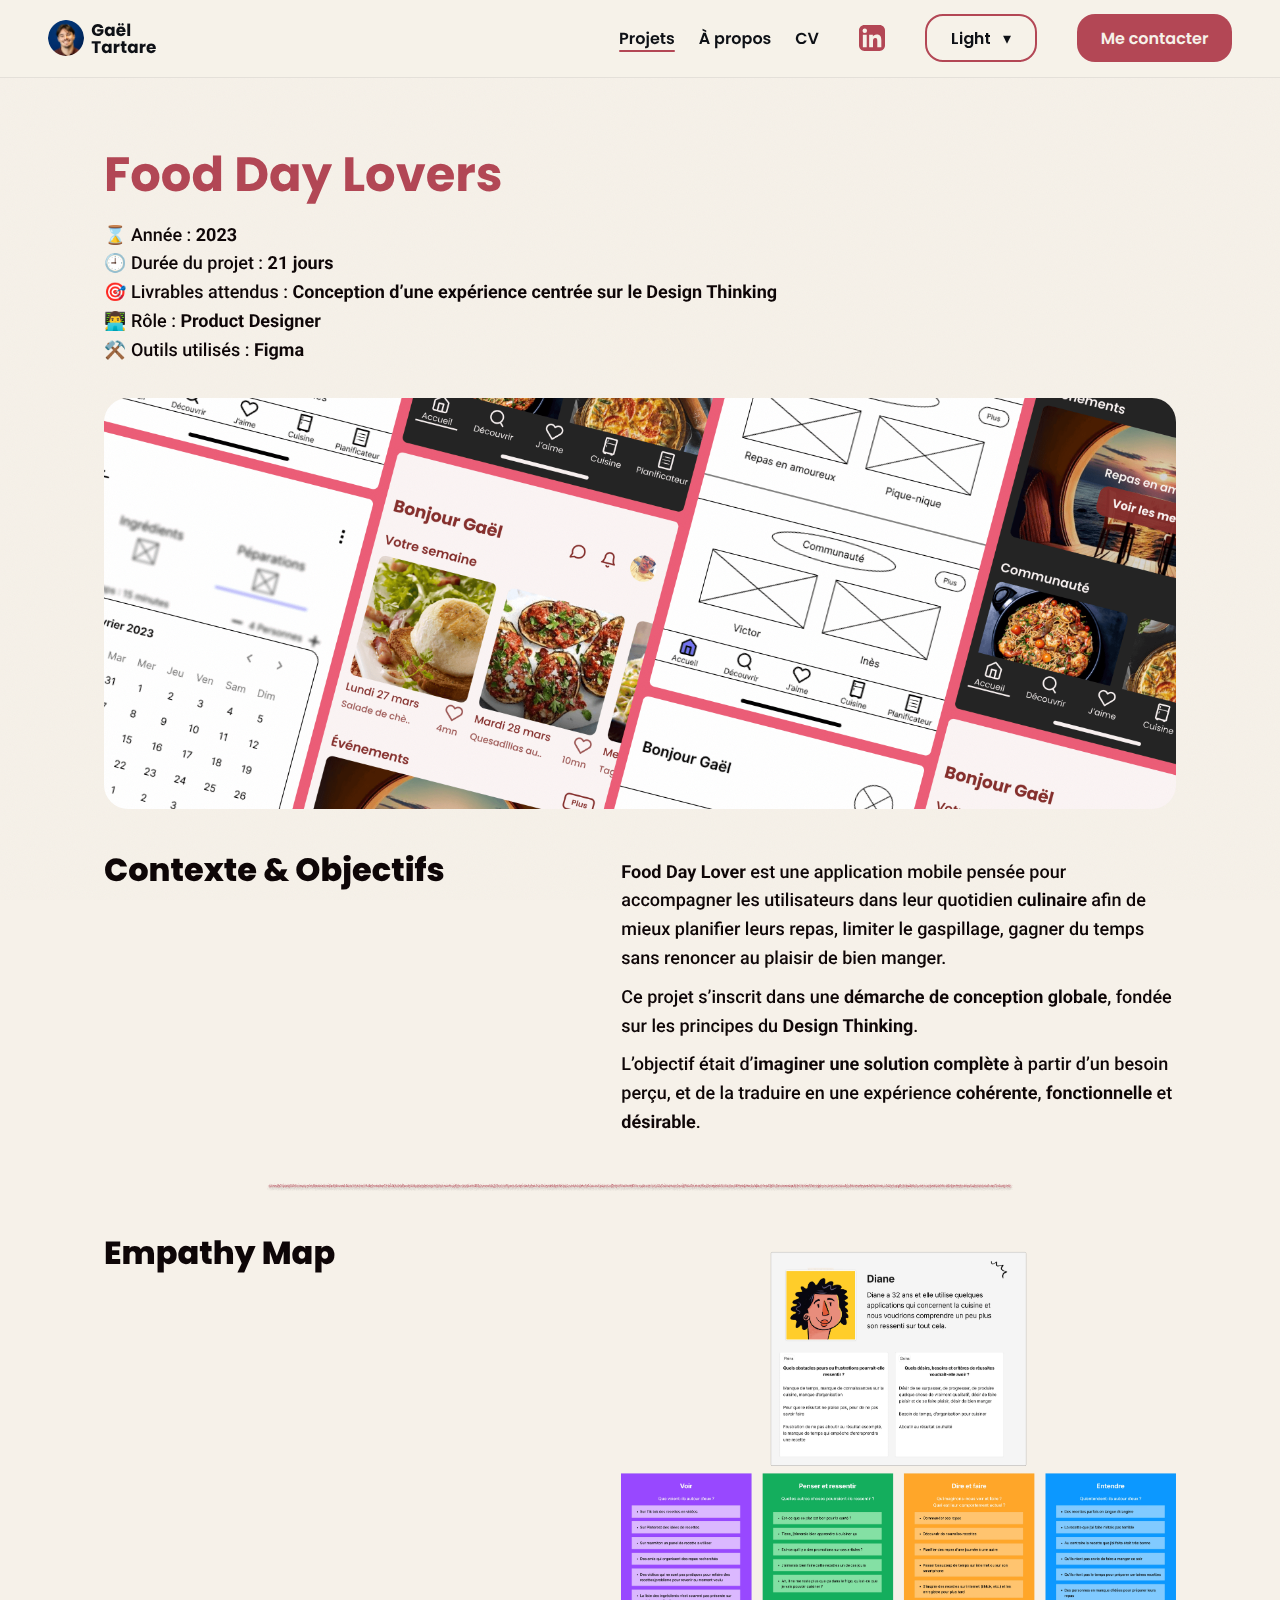
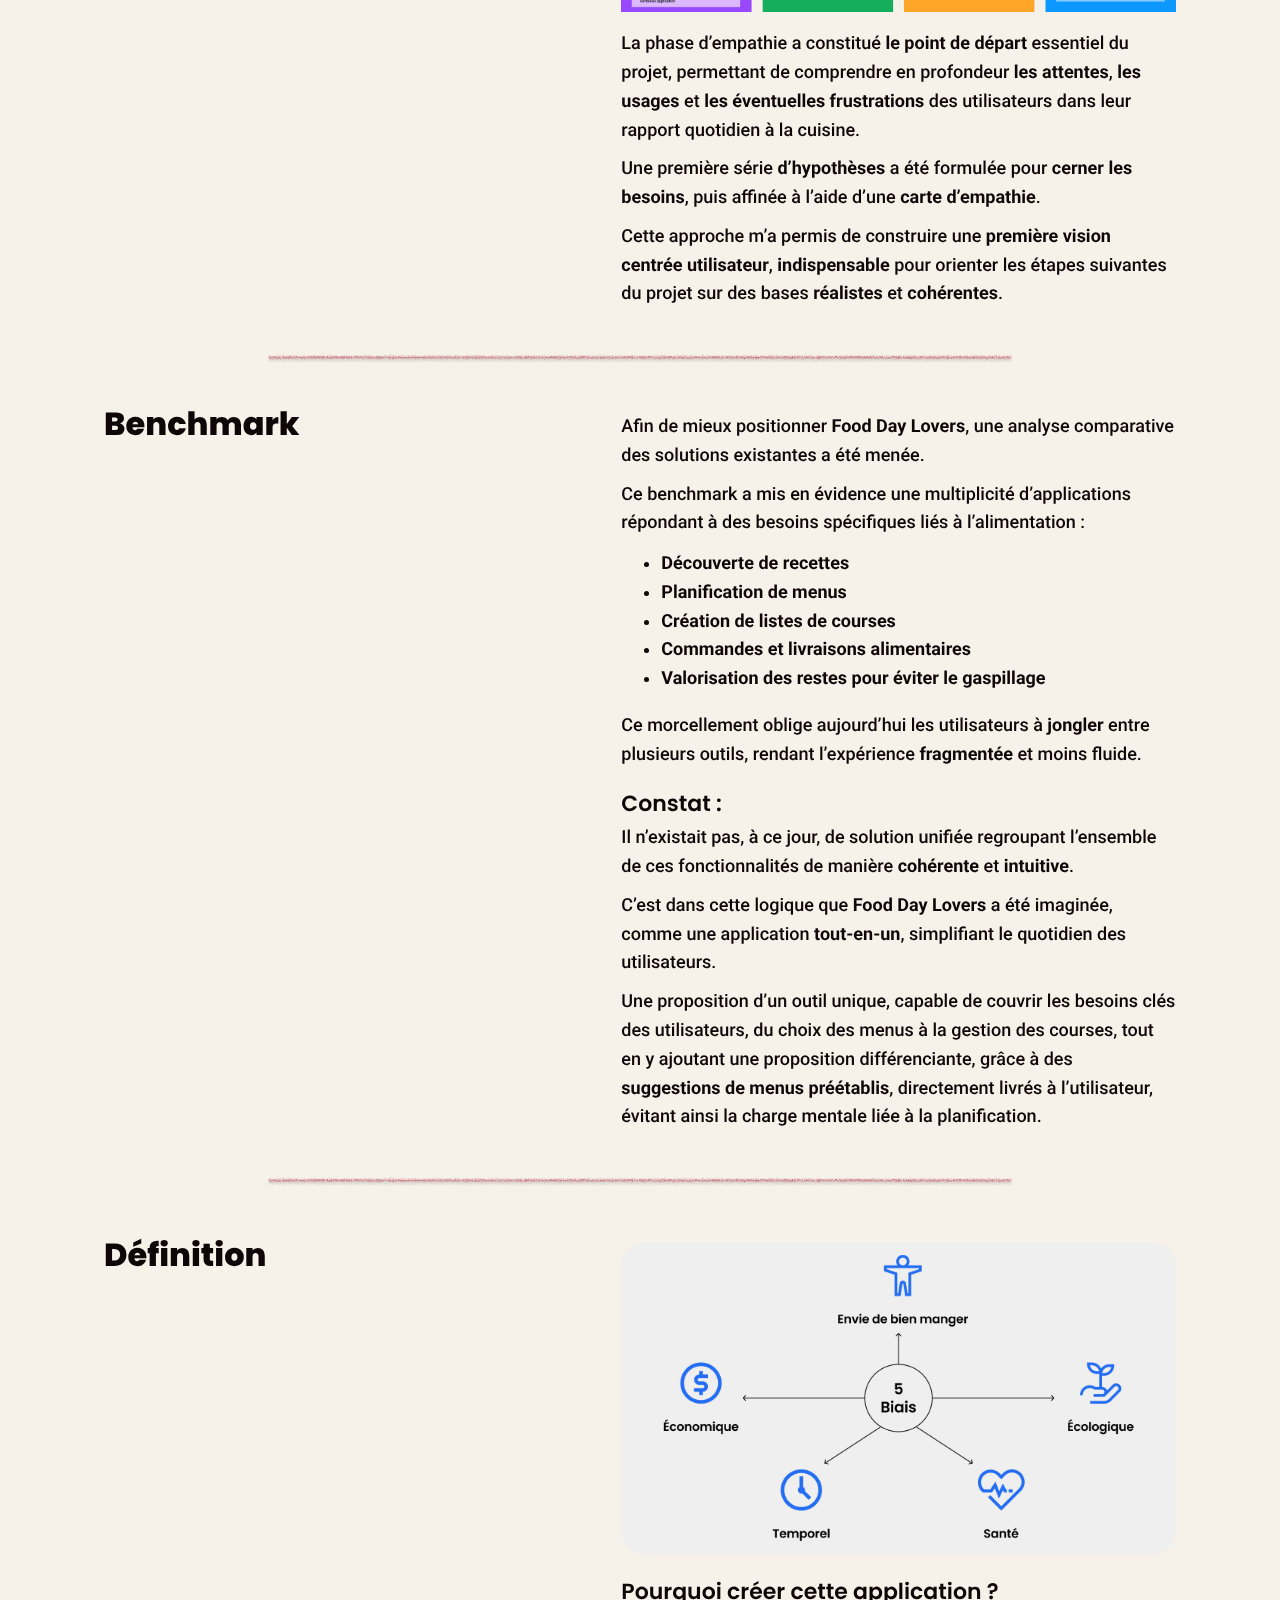
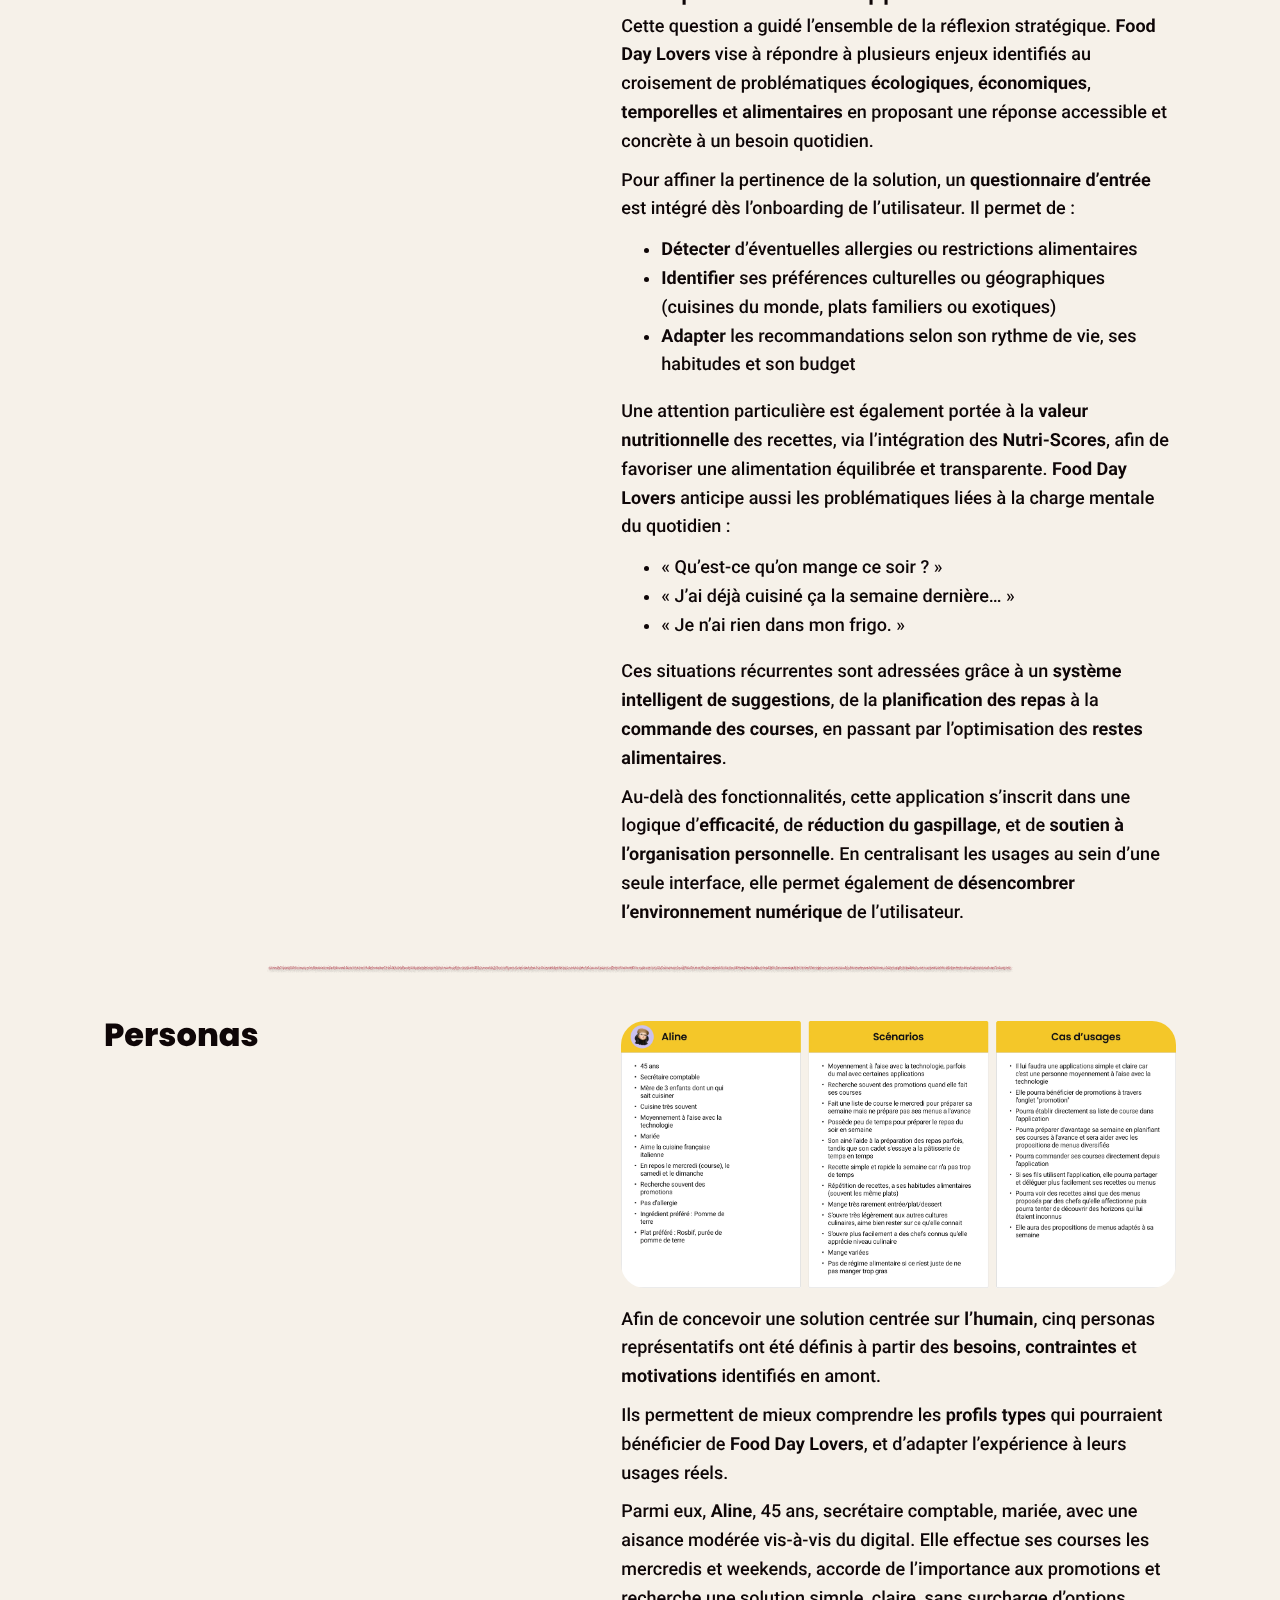
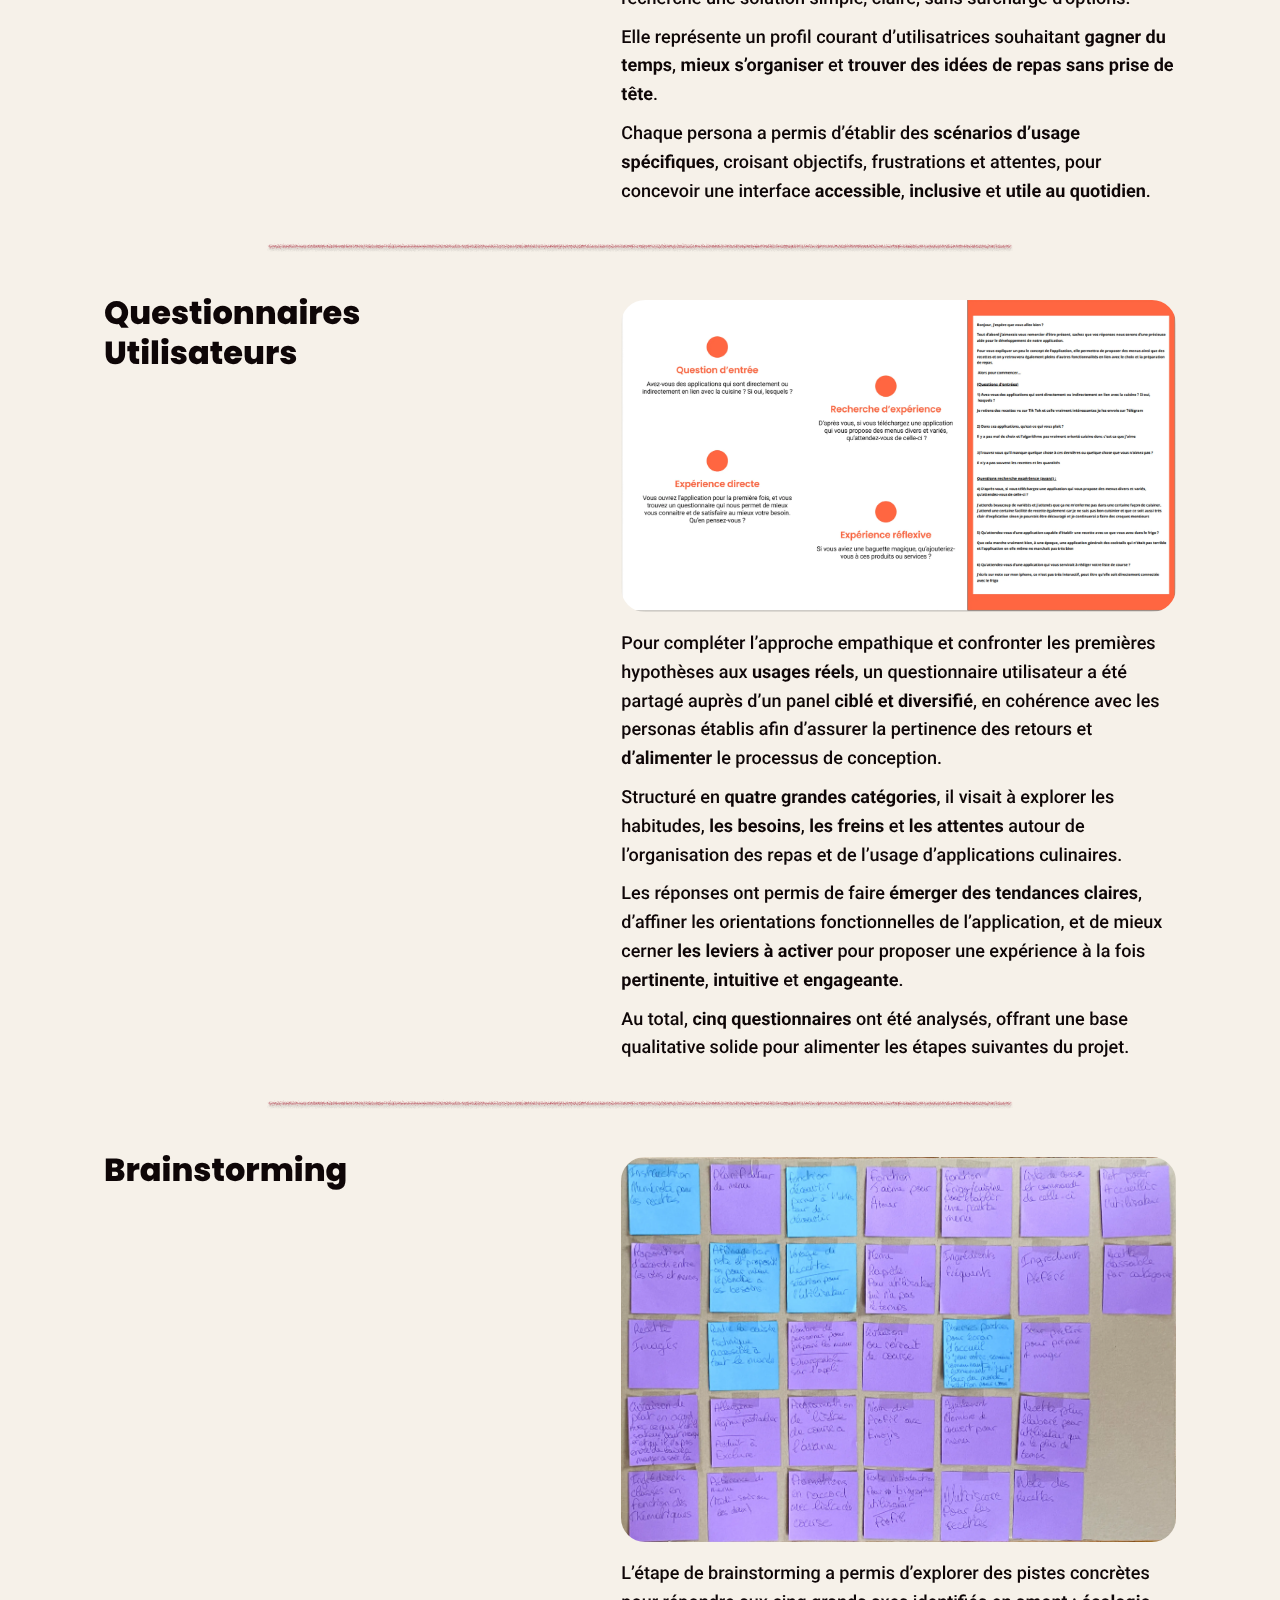
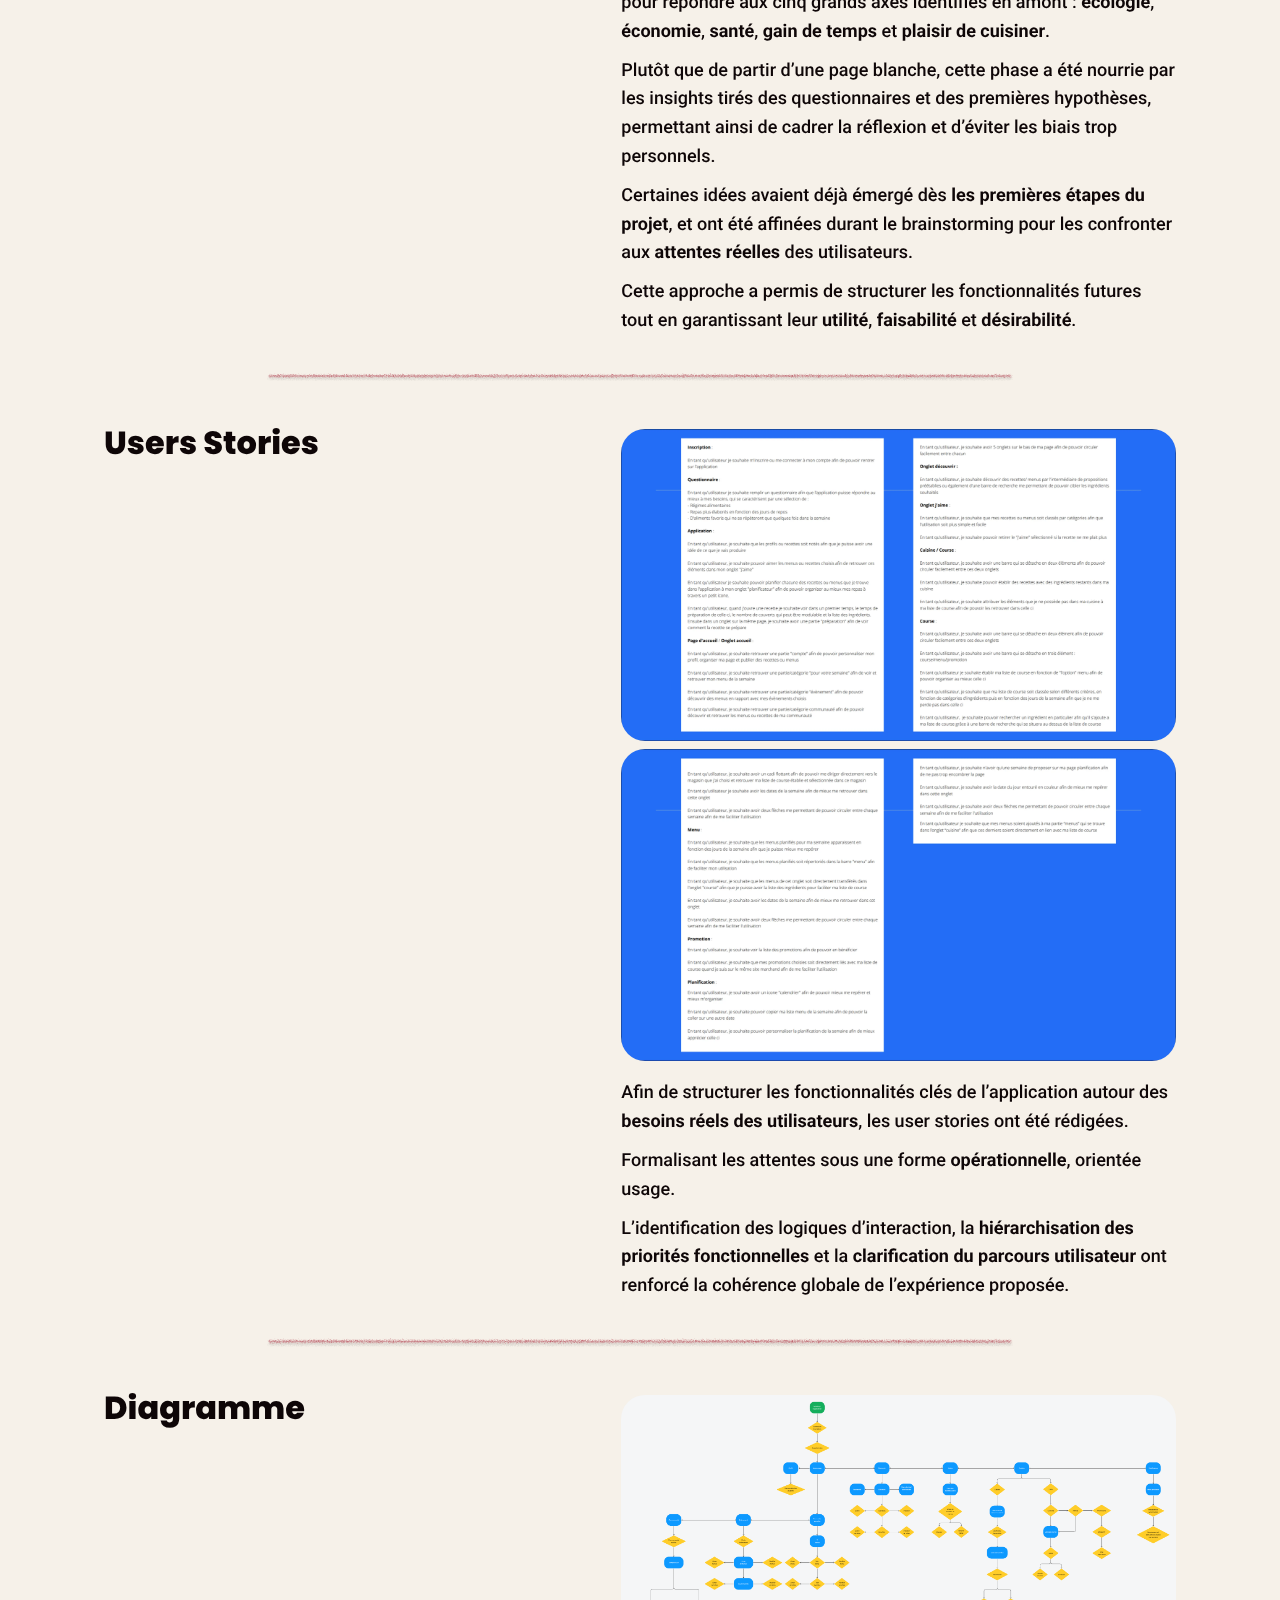
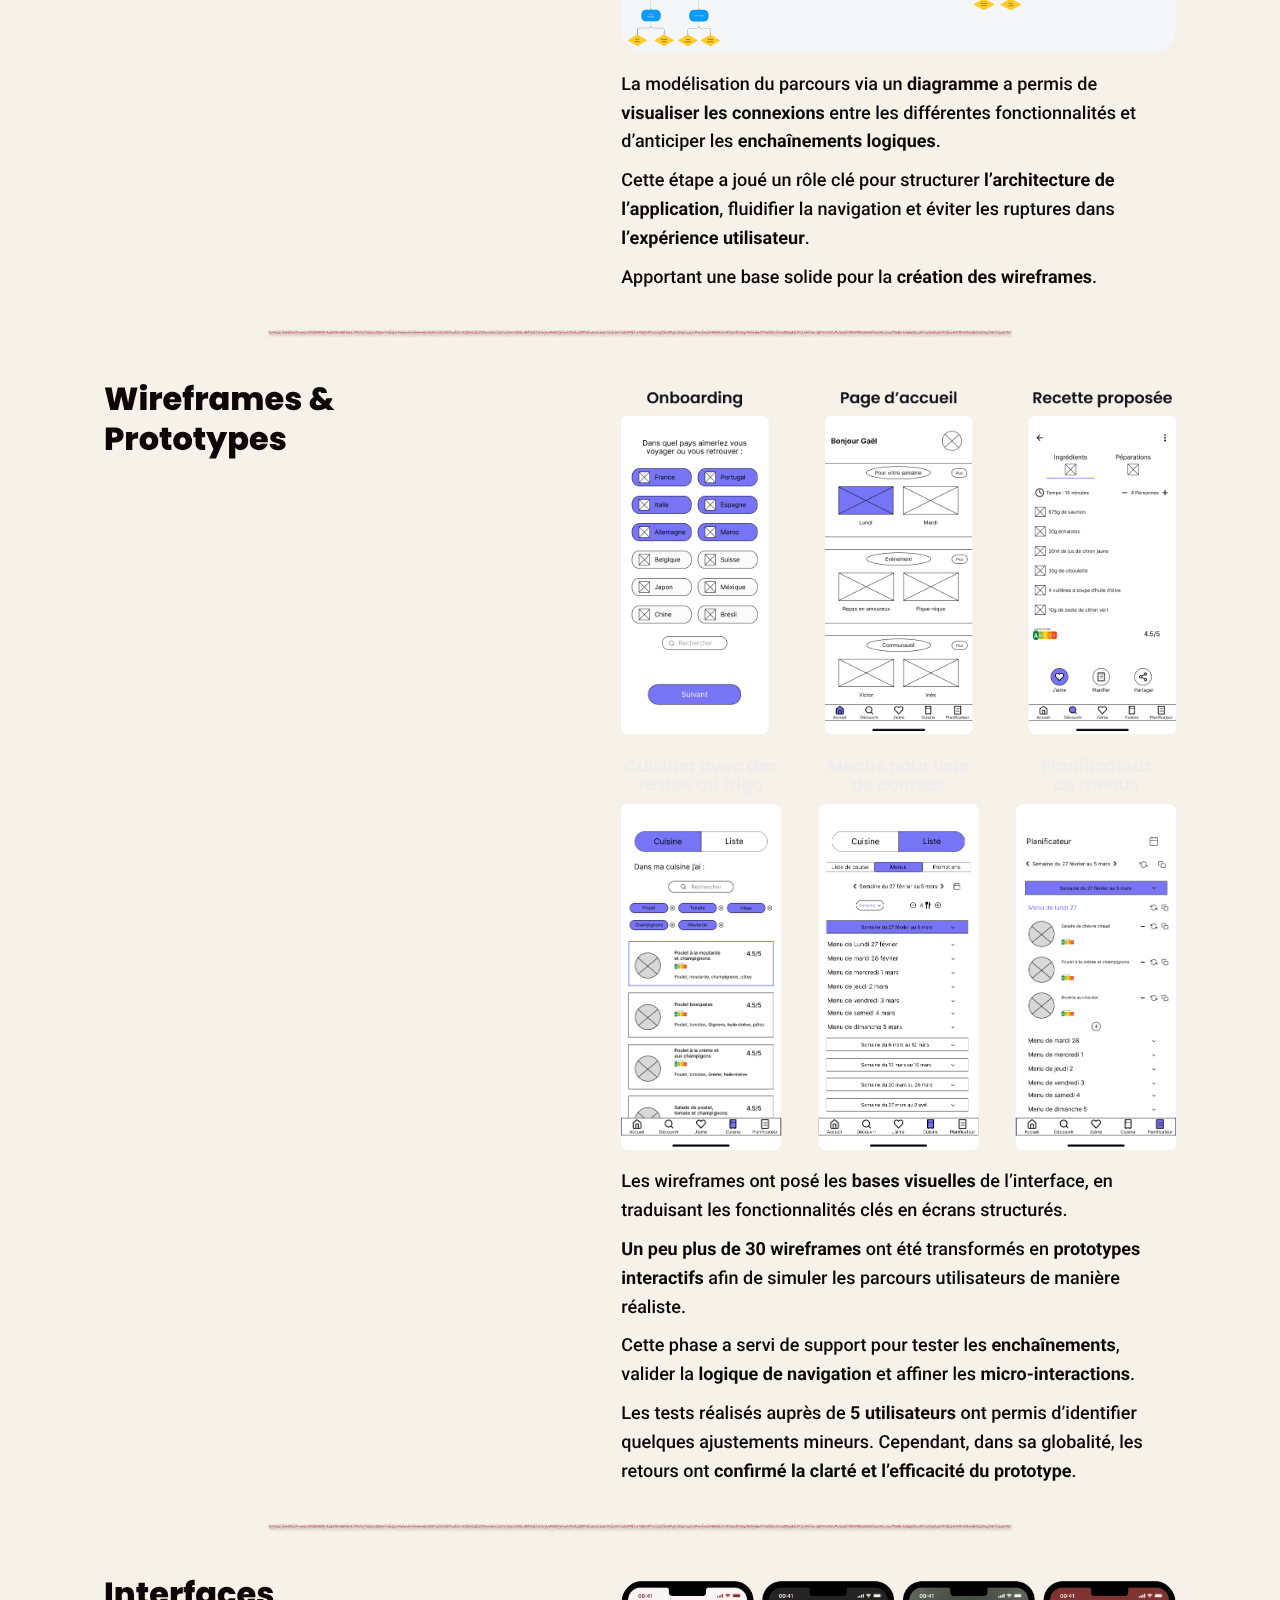
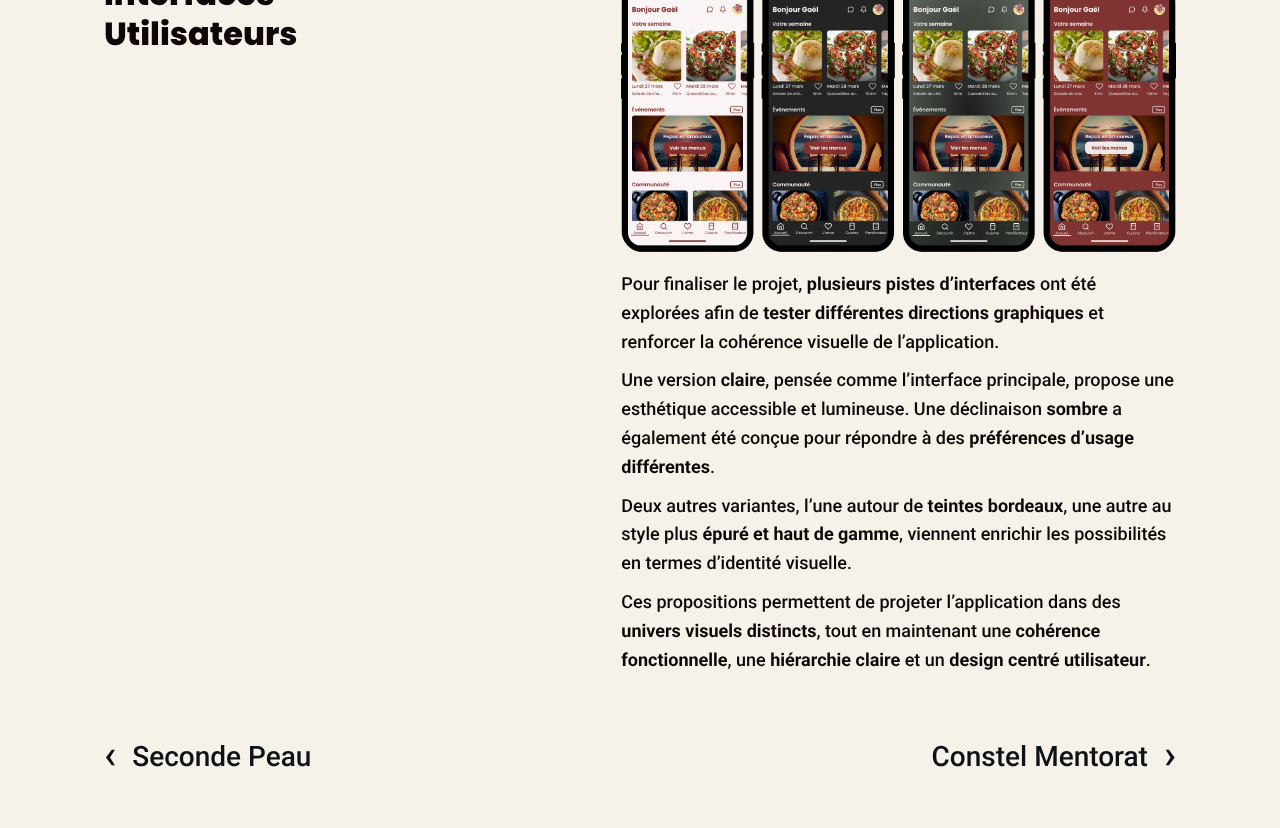
<file: food-day-lovers.html>
<!DOCTYPE html>
<html lang="fr" class="theme-dark">
<head>
<script>
  (function () {
    const savedTheme = localStorage.getItem('theme') || 'dark';
    document.documentElement.classList.add(`theme-${savedTheme}`);
  })();
</script>

  <meta charset="utf-8" />
  <meta name="viewport" content="width=device-width, initial-scale=1" />
  <title>Food Day Lovers — Project</title>

      <style>

  @font-face {
  font-family: "Poppins-fallback";
  src: local("Arial");
  size-adjust: 108%;
  ascent-override: 90%;
  descent-override: 22%;
  line-gap-override: 0%;
}

@font-face {
  font-family: "Roboto-fallback";
  src: local("Arial");
  size-adjust: 100%;
  ascent-override: 92%;
  descent-override: 24%;
  line-gap-override: 0%;
}

@font-face {
  font-family: "Poppins";
  src: url("fonts/poppins-medium.woff2") format("woff2");
  font-weight: 500;
  font-display: swap;
}


@font-face {
  font-family: "Poppins";
  src: url("fonts/poppins-semibold.woff2") format("woff2");
  font-weight: 600;
  font-display: swap;
}

@font-face {
  font-family: "Poppins";
  src: url("fonts/poppins-bold.woff2") format("woff2");
  font-weight: 700;
  font-display: swap;
}

@font-face {
  font-family: "Poppins";
  src: url("fonts/poppins-extrabold.woff2") format("woff2");
  font-weight: 800;
  font-display: swap;
}

@font-face {
  font-family: "Roboto";
  src: url("fonts/roboto-regular.woff2") format("woff2");
  font-weight: 400;
  font-display: swap;
}

@font-face {
  font-family: "Roboto";
  src: url("fonts/roboto-medium.woff2") format("woff2");
  font-weight: 500;
  font-display: swap;
}

@font-face {
  font-family: "Roboto";
  src: url("/fonts/roboto-semibold.woff2") format("woff2");
  font-weight: 600;
  font-display: swap;
}

@font-face {
  font-family: "Roboto";
  src: url("/fonts/roboto-bold.woff2") format("woff2");
  font-weight: 800;
  font-display: swap;
}

</style>

  <!-- Styles globaux -->
  <link rel="stylesheet" href="style.css" />
  <!-- Style dédié à la page projet -->
  <link rel="stylesheet" href="food-day-lovers.css" />
</head>

<body class="project-page">
  <a class="skip-link" href="#contenu">Aller au contenu</a>

  <!-- ====================== -->
  <!--      NAVIGATION        -->
  <!-- ====================== -->
  <header>
    <div class="nav-wrap">
      <nav class="nav" aria-label="Navigation principale" aria-expanded="false">
     
        <a href="index.html" class="nav-left brand-link">
  <img
    class="avatar"
    src="images/photo-profil.webp"
    alt="Portrait de Gaël Tartare"
    width="72"
    height="72"
  />
  <span class="brand">
    Gaël<br>Tartare
  </span>
</a>

        <!-- DROITE -->
        <div class="nav-right">

          <!-- DROPDOWN MOBILE -->
          <div class="theme-dropdown mobile-theme">
<button class="dropdown-button">
  <span class="label"></span>
  <span class="chevron">▾</span>
</button>

            <div class="dropdown-menu">
              <button data-theme="dark">Dark</button>
              <button data-theme="light">Light</button>
            </div>
          </div>

          <!-- BURGER -->
          <button class="nav-toggle" aria-label="Ouvrir le menu">☰</button>
        </div>

        <!-- MENU -->
        <ul>
          <li><a href="project.html">Projets</a></li>
          <li><a href="about.html">À propos</a></li>
          <li>
          <a 
            href="https://drive.google.com/file/d/12P7wmIBrvMZcJ2jdYPcSZYPVTRzzmXLn/view"
            target="_blank"
            rel="noopener noreferrer"
          >
            CV
          </a>
          </li>

          <!-- LinkedIn -->
          <li>
            <a href="https://www.linkedin.com/in/gael-tartare" 
               class="nav-linkedin" 
               target="_blank" 
               rel="noopener noreferrer">
              <svg xmlns="http://www.w3.org/2000/svg" width="26" height="26"
                viewBox="0 0 24 24" fill="currentColor">
                <path d="M19 0h-14C2.24 0 0 2.24 0 5v14c0 2.76 2.24 5 5 5h14c2.76 0 5-2.24 5-5V5c0-2.76-2.24-5-5-5zM7.12 20.45H3.56V9h3.56v11.45zM5.34 7.43a2.07 2.07 0 110-4.14 2.07 2.07 0 010 4.14zM20.45 20.45h-3.55v-5.54c0-1.32-.02-3.01-1.84-3.01-1.84 0-2.13 1.43-2.13 2.91v5.64h-3.55V9h3.41v1.56h.05c.48-.91 1.66-1.87 3.43-1.87 3.67 0 4.35 2.42 4.35 5.56v6.2z"/>
              </svg>
            </a>
          </li>

          <!-- THEME DROPDOWN (DESKTOP) -->
          <li class="theme-dropdown">
<button class="dropdown-button">
  <span class="label"></span>
  <span class="chevron">▾</span>
</button>

            <div class="dropdown-menu">
              <button data-theme="dark">Dark</button>
              <button data-theme="light">Light</button>
            </div>
          </li>

          <!-- CTA -->
          <li><a class="btn btn-primary" href="index.html#contact">Me contacter</a></li>
        </ul>
      </nav>
    </div>
  </header>

  <!-- ====================== -->
  <!--     CONTENU PROJET     -->
  <!-- ====================== -->

  <main id="contenu">

    <section class="project-header">
        
      <h1 class="project-title">Food Day Lovers</h1>
    
      <div class="project-intro">
        <p>
        ⌛️ Année : <span class="semibold">2023</span><br>
        🕘 Durée du projet : <span class="semibold">21 jours</span><br>
        🎯 Livrables attendus :
        <span class="semibold">Conception d’une expérience centrée sur le Design Thinking</span><br>
        👨‍💻 Rôle : <span class="semibold">Product Designer</span><br>
        ⚒️ Outils utilisés : <span class="semibold">Figma</span>
        </p>
      </div>

      <div class="project-hero">
        <img src="img-fdl/projet-4-1.png" alt="Aperçu du projet Food Day Lovers">
      </div>
      
      <section class="project-section contexte-objectifs">
  
        <h2 class="section-title">Contexte & Objectifs</h2>
      
        <div class="section-text">
          <p>
            <span class="semibold">Food Day Lover</span> est une application mobile pensée pour accompagner les utilisateurs 
            dans leur quotidien <span class="semibold">culinaire</span> afin de mieux planifier leurs repas, limiter le gaspillage, 
            gagner du temps sans renoncer au plaisir de bien manger.
          </p>
      
          <p>
            Ce projet s’inscrit dans une <span class="semibold">démarche de conception globale</span>, 
            fondée sur les principes du <span class="semibold">Design Thinking</span>.
          </p>
      
          <p>
            L’objectif était d’<span class="semibold">imaginer une solution complète</span> à partir d’un 
            besoin perçu, et de la traduire en une expérience 
            <span class="semibold">cohérente</span>, 
            <span class="semibold">fonctionnelle</span> 
            et <span class="semibold">désirable</span>.
          </p>
        </div>
      
      </section>
      
      <section class="project-separator">
        <img src="img-fdl/line.webp" alt="Séparateur graphique" class="separator-img">
      </section>
    
      <section class="project-section empathy-section">

        <h2 class="section-title">Empathy Map</h2>
      
        <div class="section-col">
      
          <!-- IMAGE EMPATHY MAP -->
          <div class="section-image">
            <img src="img-fdl/empathy-map.webp" alt="Empathy map de Diane">
          </div>
      
          <!-- TEXTE -->
          <div class="section-text">
      
            <p>
              La phase d’empathie a constitué <span class="semibold">le point de départ</span> essentiel du projet,
              permettant de comprendre en profondeur <span class="semibold">les attentes</span>, 
              <span class="semibold">les usages</span> et 
              <span class="semibold">les éventuelles frustrations</span> des utilisateurs dans leur rapport quotidien à la cuisine.
            </p>
      
            <p>
              Une première série <span class="semibold">d’hypothèses</span> a été formulée pour 
              <span class="semibold">cerner les besoins</span>, puis affinée à l’aide d’une 
              <span class="semibold">carte d’empathie</span>.
            </p>
      
            <p>
              Cette approche m’a permis de construire une 
              <span class="semibold">première vision centrée utilisateur</span>, 
              <span class="semibold">indispensable</span> pour orienter les étapes suivantes du projet sur des bases 
              <span class="semibold">réalistes</span> et <span class="semibold">cohérentes</span>.
            </p>
      
          </div>
      
        </div>
      
      </section>
      
      <section class="project-separator project-separator-bottom">
        <img src="img-fdl/line.webp" alt="Séparateur graphique" class="separator-img">
      </section>

      <section class="project-section benchmark-section">

        <h2 class="section-title">Benchmark</h2>
      
        <div class="section-text">
      
          <p>
            Afin de mieux positionner <span class="semibold">Food Day Lovers</span>, une analyse comparative 
            des solutions existantes a été menée.
          </p>
      
          <p>
            Ce benchmark a mis en évidence une multiplicité d’applications répondant 
            à des besoins spécifiques liés à l’alimentation :
          </p>
      
          <ul>
            <li><span class="semibold">Découverte de recettes</span></li>
            <li><span class="semibold">Planification de menus</span></li>
            <li><span class="semibold">Création de listes de courses</span></li>
            <li><span class="semibold">Commandes et livraisons alimentaires</span></li>
            <li><span class="semibold">Valorisation des restes pour éviter le gaspillage</span></li>
          </ul>
      
          <p>
            Ce morcellement oblige aujourd’hui les utilisateurs à <span class="semibold">jongler</span> 
            entre plusieurs outils, rendant l’expérience <span class="semibold">fragmentée</span> 
            et moins fluide.
          </p>
      
          <h3 class="subtitle">Constat :</h3>
      
          <p>
            Il n’existait pas, à ce jour, de solution unifiée regroupant l’ensemble de ces fonctionnalités 
            de manière <span class="semibold">cohérente</span> et <span class="semibold">intuitive</span>.
          </p>
      
          <p>
            C’est dans cette logique que <span class="semibold">Food Day Lovers</span> a été imaginée, 
            comme une application <span class="semibold">tout-en-un</span>, simplifiant le quotidien des utilisateurs.
          </p>
      
          <p>
            Une proposition d’un outil unique, capable de couvrir les besoins clés des utilisateurs, du choix des menus 
            à la gestion des courses, tout en y ajoutant une proposition différenciante, grâce à des 
            <span class="semibold">suggestions de menus préétablis</span>, directement livrés à l’utilisateur, 
            évitant ainsi la charge mentale liée à la planification.
          </p>
        </div>
      
      </section>

      <section class="project-separator project-separator-3">
        <img src="img-fdl/line.webp" alt="Séparateur graphique" class="separator-img">
      </section>

      <section class="project-section definition-section">

  <h2 class="section-title">Définition</h2>

  <div class="section-col">

    <!-- IMAGE -->
    <div class="section-image">
      <img src="img-fdl/definition.webp" alt="Schéma des 5 biais">
    </div>

    <!-- TEXTE -->
   <div class="section-text">

  <h3 class="subtitle">Pourquoi créer cette application ?</h3>

  <p>
    Cette question a guidé l’ensemble de la réflexion stratégique.
    <span class="semibold">Food Day Lovers</span> vise à répondre à plusieurs enjeux identifiés au
    croisement de problématiques
    <span class="semibold">écologiques</span>,
    <span class="semibold">économiques</span>,
    <span class="semibold">temporelles</span>
    et <span class="semibold">alimentaires</span> en proposant une réponse accessible
    et concrète à un besoin quotidien.
  </p>

  <p>
    Pour affiner la pertinence de la solution, un
    <span class="semibold">questionnaire d’entrée</span>
    est intégré dès l’onboarding de l’utilisateur. Il permet de :
  </p>

  <ul>
    <li>
      <span class="semibold">Détecter</span> d’éventuelles allergies ou restrictions alimentaires
    </li>
    <li>
      <span class="semibold">Identifier</span> ses préférences culturelles ou géographiques
      (cuisines du monde, plats familiers ou exotiques)
    </li>
    <li>
      <span class="semibold">Adapter</span> les recommandations selon son rythme de vie,
      ses habitudes et son budget
    </li>
  </ul>

  <p>
    Une attention particulière est également portée à la
    <span class="semibold">valeur nutritionnelle</span>
    des recettes, via l’intégration des
    <span class="semibold">Nutri-Scores</span>,
    afin de favoriser une alimentation équilibrée et transparente.
    <span class="semibold">Food Day Lovers</span> anticipe aussi les problématiques liées à la
    charge mentale du quotidien :
  </p>

  <ul>
    <li>« Qu’est-ce qu’on mange ce soir ? »</li>
    <li>« J’ai déjà cuisiné ça la semaine dernière… »</li>
    <li>« Je n’ai rien dans mon frigo. »</li>
  </ul>

  <p>
    Ces situations récurrentes sont adressées grâce à un
    <span class="semibold">système intelligent de suggestions</span>,
    de la <span class="semibold">planification des repas</span>
    à la <span class="semibold">commande des courses</span>,
    en passant par l’optimisation des
    <span class="semibold">restes alimentaires</span>.
  </p>

  <p>
    Au-delà des fonctionnalités, cette application s’inscrit dans une logique
    d’<span class="semibold">efficacité</span>,
    de <span class="semibold">réduction du gaspillage</span>,
    et de <span class="semibold">soutien à l’organisation personnelle</span>.
    En centralisant les usages au sein d’une seule interface,
    elle permet également de
    <span class="semibold">désencombrer l’environnement numérique</span>
    de l’utilisateur.
  </p>

</div>

  </div>

</section>

<section class="project-separator project-separator-definition">
  <img
    src="img-fdl/line.webp"
    alt="Séparateur graphique"
    class="separator-img"
  >
</section>

<section class="project-section personna-section">

  <!-- COLONNE GAUCHE (desktop) -->
  <h2 class="section-title">Personas</h2>

  <!-- COLONNE DROITE (desktop) -->
  <div class="section-col">

    <!-- IMAGE -->
    <div class="section-image">
      <img src="img-fdl/personna.webp" alt="Personas Food Day Lovers">
    </div>

    <!-- TEXTE -->
    <div class="section-text">

      <p>
        Afin de concevoir une solution centrée sur
        <span class="semibold">l’humain</span>, cinq personas représentatifs ont été définis à partir des
        <span class="semibold">besoins</span>,
        <span class="semibold">contraintes</span>
        et <span class="semibold">motivations</span> identifiés en amont.
      </p>

      <p>
        Ils permettent de mieux comprendre les
        <span class="semibold">profils types</span> qui pourraient bénéficier de
        <span class="semibold">Food Day Lovers</span>, et d’adapter l’expérience à leurs usages réels.
      </p>

      <p>
        Parmi eux,
        <span class="semibold">Aline</span>, 45 ans, secrétaire comptable, mariée, avec une aisance modérée
        vis-à-vis du digital. Elle effectue ses courses les mercredis et weekends, accorde de
        l’importance aux promotions et recherche une solution simple, claire, sans surcharge
        d’options.
      </p>

      <p>
        Elle représente un profil courant d’utilisatrices souhaitant
        <span class="semibold">gagner du temps</span>,
        <span class="semibold">mieux s’organiser</span>
        et <span class="semibold">trouver des idées de repas sans prise de tête</span>.
      </p>

      <p>
        Chaque persona a permis d’établir des
        <span class="semibold">scénarios d’usage spécifiques</span>, croisant objectifs, frustrations et
        attentes, pour concevoir une interface
        <span class="semibold">accessible</span>,
        <span class="semibold">inclusive</span>
        et <span class="semibold">utile au quotidien</span>.
      </p>

    </div>

  </div>

</section>

<section class="project-separator project-separator-personnas">
  <img
    src="img-fdl/line.webp"
    alt="Séparateur graphique"
    class="separator-img"
  >
</section>

<section class="project-section questionnaire-section">

  <!-- COLONNE GAUCHE (desktop) -->
  <h2 class="section-title">
  Questionnaires <br class="desktop-only">Utilisateurs
  </h2>

  <!-- COLONNE DROITE (desktop) -->
  <div class="section-col">

    <!-- IMAGE -->
    <div class="section-image">
      <img src="img-fdl/questionnaire.webp" alt="Questionnaires utilisateurs Food Day Lovers">
    </div>

    <!-- TEXTE -->
    <div class="section-text">

      <p>
        Pour compléter l’approche empathique et confronter les premières hypothèses
        aux <span class="semibold">usages réels</span>, un questionnaire utilisateur a été
        partagé auprès d’un panel <span class="semibold">ciblé et diversifié</span>,
        en cohérence avec les personas établis afin d’assurer la pertinence des retours
        et <span class="semibold">d’alimenter</span> le processus de conception.
      </p>

      <p>
        Structuré en <span class="semibold">quatre grandes catégories</span>, il visait à
        explorer les habitudes, <span class="semibold">les besoins</span>,
        <span class="semibold">les freins</span> et
        <span class="semibold">les attentes</span> autour de l’organisation des repas
        et de l’usage d’applications culinaires.
      </p>

      <p>
        Les réponses ont permis de faire <span class="semibold">émerger des tendances claires</span>,
        d’affiner les orientations fonctionnelles de l’application, et de mieux cerner
        <span class="semibold">les leviers à activer</span> pour proposer une expérience
        à la fois <span class="semibold">pertinente</span>,
        <span class="semibold">intuitive</span> et
        <span class="semibold">engageante</span>.
      </p>

      <p>
        Au total, <span class="semibold">cinq questionnaires</span> ont été analysés,
        offrant une base qualitative solide pour alimenter les étapes suivantes du projet.
      </p>

    </div>

  </div>

</section>

<section class="project-separator project-separator-questionnaire">
  <img
    src="img-fdl/line.webp"
    alt="Séparateur graphique"
    class="separator-img"
  >
</section>

<section class="project-section brainstorming-section">

  <!-- COLONNE GAUCHE (desktop) -->
  <h2 class="section-title">Brainstorming</h2>

  <!-- COLONNE DROITE (desktop) -->
  <div class="section-col">

    <!-- IMAGE -->
    <div class="section-image">
      <img src="img-fdl/brainstorming.webp" alt="Brainstorming Food Day Lovers">
    </div>

    <!-- TEXTE -->
    <div class="section-text">

      <p>
        L’étape de brainstorming a permis d’explorer des pistes concrètes pour répondre
        aux cinq grands axes identifiés en amont :
        <span class="semibold">écologie</span>,
        <span class="semibold">économie</span>,
        <span class="semibold">santé</span>,
        <span class="semibold">gain de temps</span>
        et <span class="semibold">plaisir de cuisiner</span>.
      </p>

      <p>
        Plutôt que de partir d’une page blanche, cette phase a été nourrie par les
        insights tirés des questionnaires et des premières hypothèses, permettant ainsi
        de cadrer la réflexion et d’éviter les biais trop personnels.
      </p>

      <p>
        Certaines idées avaient déjà émergé dès
        <span class="semibold">les premières étapes du projet</span>, et ont été affinées
        durant le brainstorming pour les confronter aux
        <span class="semibold">attentes réelles</span> des utilisateurs.
      </p>

      <p>
        Cette approche a permis de structurer les fonctionnalités futures tout en
        garantissant leur
        <span class="semibold">utilité</span>,
        <span class="semibold">faisabilité</span>
        et <span class="semibold">désirabilité</span>.
      </p>

    </div>

  </div>

</section>

<section class="project-separator project-separator-brainstorming">
  <img
    src="img-fdl/line.webp"
    alt="Séparateur graphique"
    class="separator-img"
  >
</section>

<section class="project-section user-stories-section">

  <!-- COLONNE GAUCHE (desktop) -->
  <h2 class="section-title">Users Stories</h2>

  <!-- COLONNE DROITE (desktop) -->
  <div class="section-col">

    <!-- IMAGES -->
    <div class="section-image">
      <img src="img-fdl/user-stories-1.webp" alt="User stories – vue d’ensemble">
    </div>

    <div class="section-image">
      <img src="img-fdl/user-stories-2.webp" alt="User stories – détail du diagramme">
    </div>

    <!-- TEXTE -->
    <div class="section-text">

      <p>
        Afin de structurer les fonctionnalités clés de l’application autour des
        <span class="semibold">besoins réels des utilisateurs</span>, les user stories
        ont été rédigées.
      </p>

      <p>
        Formalisant les attentes sous une forme
        <span class="semibold">opérationnelle</span>, orientée usage.
      </p>

      <p>
        L’identification des logiques d’interaction, la
        <span class="semibold">hiérarchisation des priorités fonctionnelles</span> et la
        <span class="semibold">clarification du parcours utilisateur</span> ont renforcé
        la cohérence globale de l’expérience proposée.
      </p>

    </div>

  </div>

</section>

<section class="project-separator project-separator-user-stories">
  <img
    src="img-fdl/line.webp"
    alt="Séparateur graphique"
    class="separator-img"
  >
</section>

<section class="project-section diagramme-section">

  <!-- COLONNE GAUCHE (desktop) -->
  <h2 class="section-title">Diagramme</h2>

  <!-- COLONNE DROITE (desktop) -->
  <div class="section-col">

    <!-- IMAGE -->
    <div class="section-image">
      <img src="img-fdl/diagramme.png" alt="Diagramme de parcours utilisateur">
    </div>

    <!-- TEXTE -->
    <div class="section-text">

      <p>
        La modélisation du parcours via un
        <span class="semibold">diagramme</span> a permis de
        <span class="semibold">visualiser les connexions</span> entre les différentes
        fonctionnalités et d’anticiper les
        <span class="semibold">enchaînements logiques</span>.
      </p>

      <p>
        Cette étape a joué un rôle clé pour structurer
        <span class="semibold">l’architecture de l’application</span>,
        fluidifier la navigation et éviter les ruptures
        dans <span class="semibold">l’expérience utilisateur</span>.
      </p>

      <p>
        Apportant une base solide pour la
        <span class="semibold">création des wireframes</span>.
      </p>

    </div>

  </div>

</section>

<section class="project-separator project-separator-diagramme">
  <img
    src="img-fdl/line.webp"
    alt="Séparateur graphique"
    class="separator-img"
  >
</section>

<section class="project-section wireframes-section">

  <!-- COLONNE GAUCHE (desktop) -->
  <h2 class="section-title">
    Wireframes &<br class="desktop-only"> Prototypes
  </h2>

  <!-- COLONNE DROITE (desktop) -->
  <div class="section-col">

    <!-- IMAGES -->
    <div class="section-image">
      <img src="img-fdl/wireframes.png" alt="Wireframes de l’application">
    </div>

    <div class="section-image">
      <img src="img-fdl/wireframe-2.png" alt="Prototypes interactifs de l’application">
    </div>

    <!-- TEXTE -->
    <div class="section-text">

      <p>
        Les wireframes ont posé les
        <span class="semibold">bases visuelles</span> de l’interface, en traduisant
        les fonctionnalités clés en écrans structurés.
      </p>

      <p>
        <span class="semibold">Un peu plus de 30 wireframes</span> ont été transformés en
        <span class="semibold">prototypes interactifs</span> afin de simuler les parcours
        utilisateurs de manière réaliste.
      </p>

      <p>
        Cette phase a servi de support pour tester les
        <span class="semibold">enchaînements</span>, valider la
        <span class="semibold">logique de navigation</span> et affiner les
        <span class="semibold">micro-interactions</span>.
      </p>

      <p>
        Les tests réalisés auprès de
        <span class="semibold">5 utilisateurs</span> ont permis d’identifier quelques
        ajustements mineurs. Cependant, dans sa globalité, les retours ont
        <span class="semibold">confirmé la clarté et l’efficacité du prototype</span>.
      </p>

    </div>

  </div>

</section>

<section class="project-separator project-separator-wireframes">
  <img
    src="img-fdl/line.webp"
    alt="Séparateur graphique"
    class="separator-img"
  >
</section>

<section class="project-section interfaces-section">

  <!-- COLONNE GAUCHE (desktop) -->
  <h2 class="section-title">
    Interfaces<br class="desktop-only"> Utilisateurs
  </h2>

  <!-- COLONNE DROITE (desktop) -->
  <div class="section-col">

    <!-- IMAGE -->
    <div class="section-image">
      <img src="img-fdl/maquettes-fdl.webp" alt="Interfaces utilisateurs Food Day Lovers">
    </div>

    <!-- TEXTE -->
    <div class="section-text">

      <p>
        Pour finaliser le projet,
        <span class="semibold">plusieurs pistes d’interfaces</span> ont été explorées afin
        de <span class="semibold">tester différentes directions graphiques</span> et
        renforcer la cohérence visuelle de l’application.
      </p>

      <p>
        Une version <span class="semibold">claire</span>, pensée comme l’interface principale,
        propose une esthétique accessible et lumineuse. Une déclinaison
        <span class="semibold">sombre</span> a également été conçue pour répondre à des
        <span class="semibold">préférences d’usage différentes</span>.
      </p>

      <p>
        Deux autres variantes, l’une autour de
        <span class="semibold">teintes bordeaux</span>, une autre au style plus
        <span class="semibold">épuré et haut de gamme</span>, viennent enrichir les
        possibilités en termes d’identité visuelle.
      </p>

      <p>
        Ces propositions permettent de projeter l’application dans des
        <span class="semibold">univers visuels distincts</span>, tout en maintenant une
        <span class="semibold">cohérence fonctionnelle</span>, une
        <span class="semibold">hiérarchie claire</span> et un
        <span class="semibold">design centré utilisateur</span>.
      </p>

    </div>

  </div>

</section>

<section class="project-navigation project-navigation-desktop">

  <!-- Projet précédent -->
  <a href="seconde-peau.html" class="project-nav prev">
    <span class="chevron">‹</span>
    <span class="project-name">Seconde Peau</span>
  </a>

  <!-- Projet suivant -->
  <a href="constel-mentorat.html" class="project-nav next">
    <span class="project-name">Constel Mentorat</span>
    <span class="chevron">›</span>
  </a>

</section>

<!-- MOBILE : boutons -->
<section class="project-navigation project-navigation-mobile">
  <a href="project.html" class="btn">Projets</a>
      <a class="btn btn-primary" href="mailto:g.tartare@yahoo.fr">
        Me contacter
      </a>
</section>

  </main>

  <script src="script.js"></script>
</body>
</html>
</file>
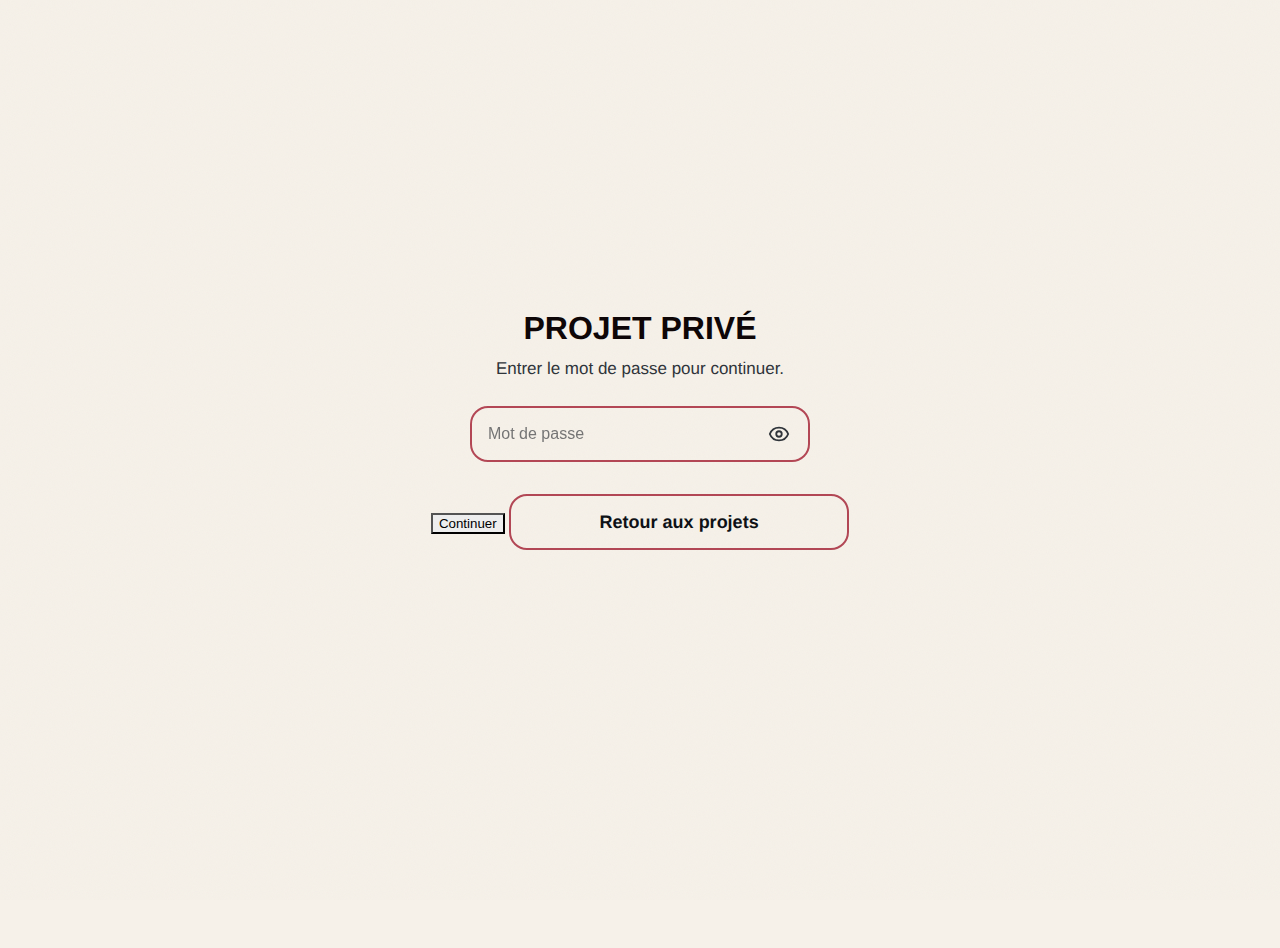
<file: login-constel-mentorat.html>
<!DOCTYPE html>
<html lang="fr">
<head>
  <meta charset="utf-8" />
  <meta name="viewport" content="width=device-width, initial-scale=1" />
  <title>Projet privé — Constel Mentorat</title>

  <!-- ⚠️ Thème AVANT le CSS (anti flash) -->
  <script>
    (function () {
      const savedTheme = localStorage.getItem('theme') || 'light';
      document.documentElement.classList.add(`theme-${savedTheme}`);
    })();
  </script>

  <link rel="stylesheet " href="style.css" />


  <style>
    /* === PAGE LOGIN === */

    main {
      min-height: 100vh;
      display: flex;
      align-items: center;
      justify-content: center;
      padding: 48px 16px;
    }

    .login-card {
      width: 100%;
      max-width: 420px;
      text-align: center;
    }

    h1 {
      font-family: 'Poppins', sans-serif;
      font-weight: 700;
      margin-bottom: 8px;
    }

    .subtitle {
      color: var(--muted);
      margin-bottom: 32px;
    }

    .field {
      position: relative;
      margin-bottom: 20px;
    }

    input[type="password"],
    input[type="text"] {
      width: 100%;
      height: 56px;
      padding: 0 48px 0 16px;
      border-radius: var(--radius);
      border: 2px solid var(--ui-stroke);
      background: transparent;
      color: var(--text);
      font-size: 1rem;
      font-family: 'Poppins', sans-serif;
    }

    .toggle-visibility {
      position: absolute;
      right: 14px;
      top: 50%;
      transform: translateY(-50%);
      background: none;
      border: none;
      cursor: pointer;
      font-size: 1.1rem;
      color: var(--muted);
    }

    .actions {
      display: flex;
      flex-direction: column;
      gap: 12px;
      margin-top: 24px;
    }

    .message {
      margin-top: 16px;
      font-weight: 600;
      min-height: 24px;
    }

    .success {
      color: #4caf50;
    }

    .error {
      color: #e55353;
    }
  </style>
    <link rel="stylesheet" href="login-constel-mentorat.css" />
</head>

<body>
  <main>
    <section class="login-card">
      <h1>PROJET PRIVÉ</h1>
      <p class="subtitle">Entrer le mot de passe pour continuer.</p>

      <div class="field">
        <input
          id="password"
          type="password"
          placeholder="Mot de passe"
          autocomplete="current-password"
        />
<button
  type="button"
  class="toggle-visibility"
  id="toggle"
  aria-label="Afficher le mot de passe"
>

  <svg
    width="22"
    height="22"
    viewBox="0 0 24 24"
    fill="none"
    xmlns="http://www.w3.org/2000/svg"
  >
    <path
      d="M2 12C3.6 7.8 7.4 5 12 5C16.6 5 20.4 7.8 22 12C20.4 16.2 16.6 19 12 19C7.4 19 3.6 16.2 2 12Z"
      stroke="currentColor"
      stroke-width="2"
      stroke-linecap="round"
      stroke-linejoin="round"
    />
    <circle
      cx="12"
      cy="12"
      r="3"
      stroke="currentColor"
      stroke-width="2"
    />
  </svg>
</button>

      </div>

<button id="submit" type="button">Continuer</button>


        <a class="btn" href="projetsbis.html">
          Retour aux projets
        </a>
      </div>

      <div class="message" id="message"></div>
    </section>
  </main>

<script>
  const passwordField = document.getElementById('password');
  const toggle = document.getElementById('toggle');

  toggle.addEventListener('click', () => {
    const isPassword = passwordField.type === 'password';
    passwordField.type = isPassword ? 'text' : 'password';
    toggle.classList.toggle('is-visible', isPassword);
  });
</script>

  
<script>
const loginBtn = document.getElementById("submit");
const passwordInput = document.getElementById("password");
const message = document.getElementById("message");

loginBtn.addEventListener("click", async (e) => {
  e.preventDefault();

  const password = passwordInput.value;
  message.textContent = "";

  try {
    const res = await fetch("https://constel-auth.g-tartare.workers.dev", {
      method: "POST",
      headers: {
        "Content-Type": "application/json"
      },
      body: JSON.stringify({ password })
    });

    if (!res.ok) {
      message.textContent = "Mot de passe incorrect";
      message.className = "message error";
      return;
    }

    const data = await res.json();

    if (data.success === true) {
      sessionStorage.setItem("constel_auth", "true");
      window.location.href = "/constel-mentorat.html";
    } else {
      message.textContent = "Mot de passe incorrect";
      message.className = "message error";
    }

  } catch (err) {
    console.error(err);
    message.textContent = "Erreur réseau";
    message.className = "message error";
  }
});
</script>







</body>
</html>
</file>
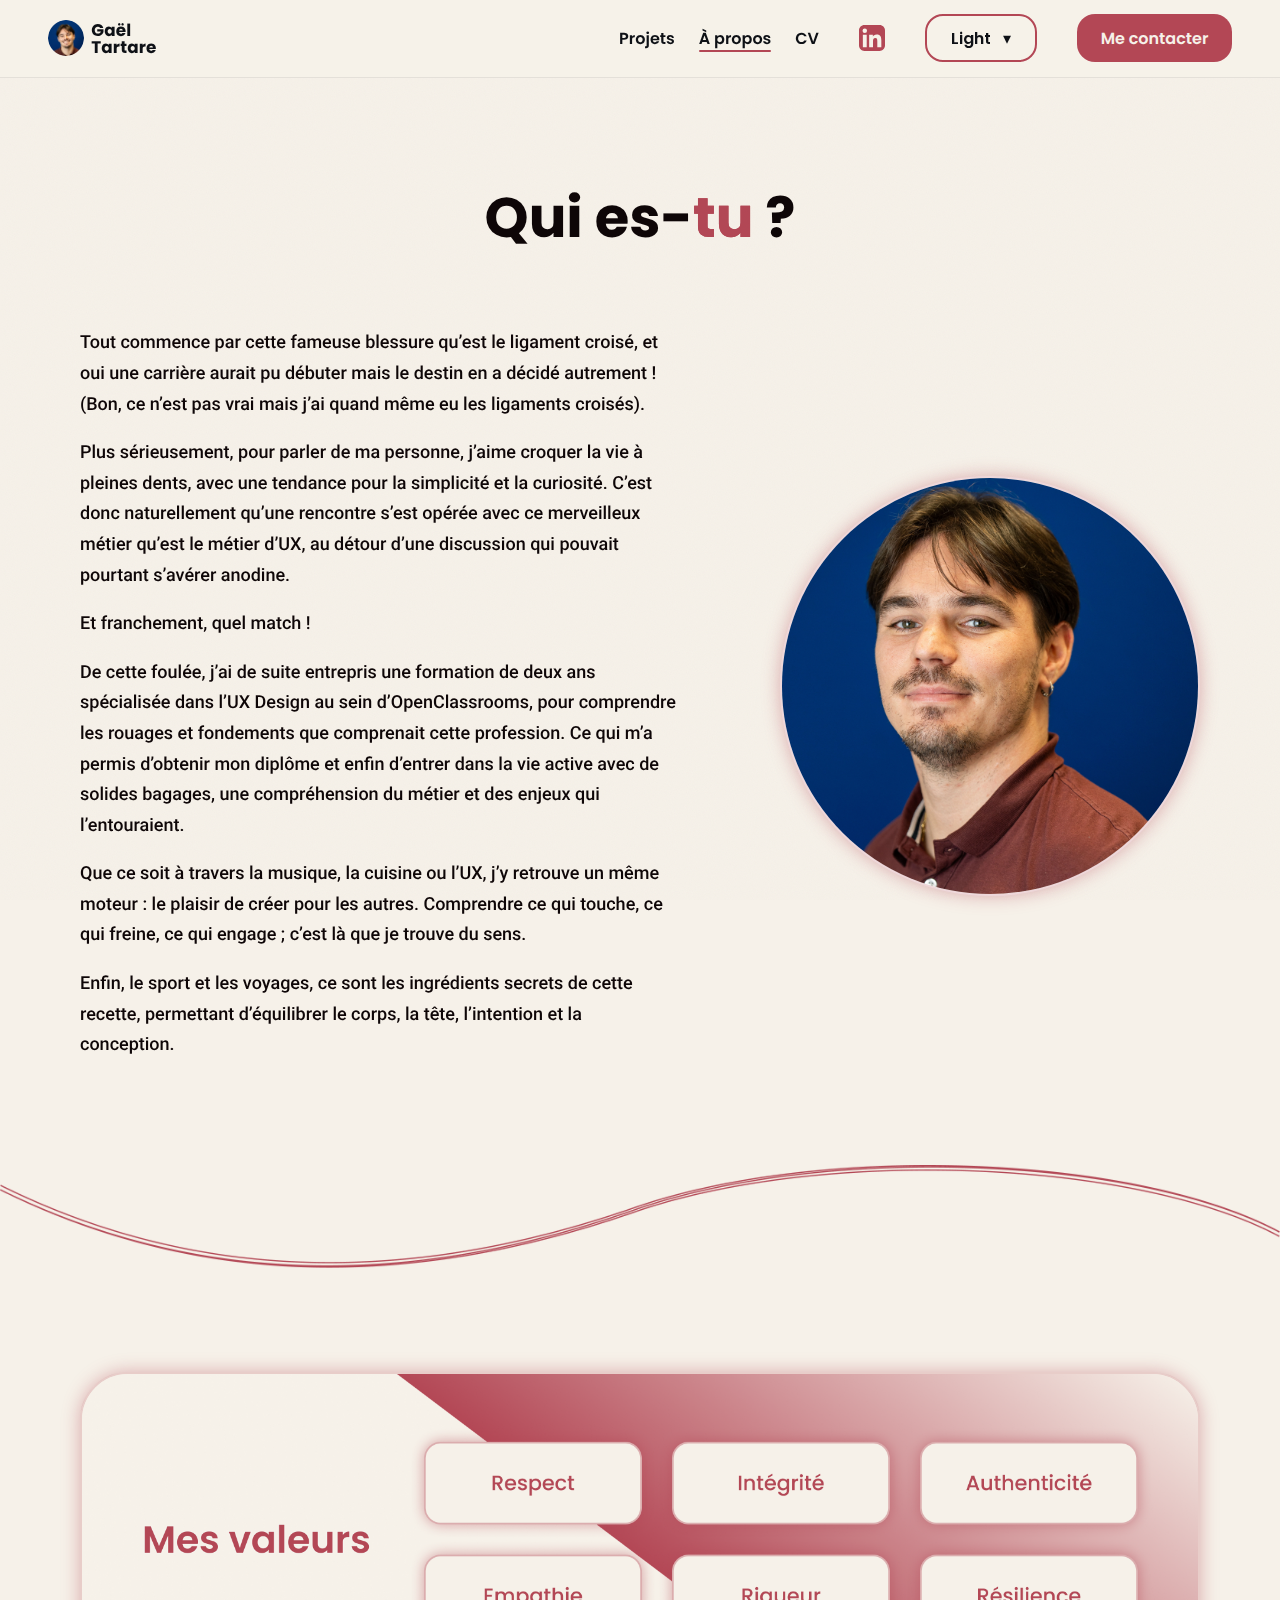
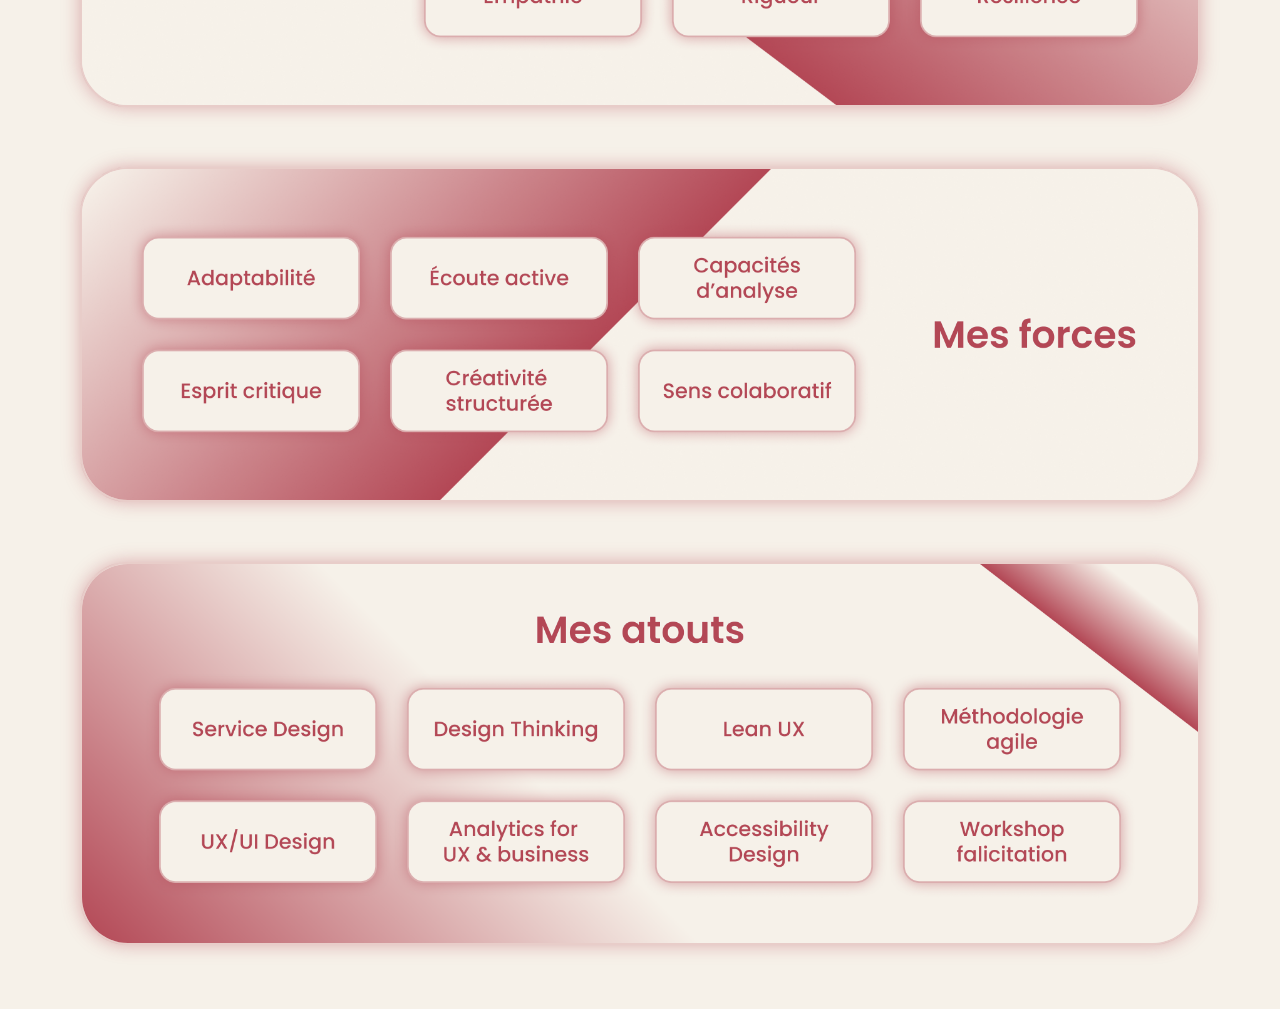
<file: test.html>
<!DOCTYPE html>
<html lang="fr">
<head>
<script>
  (function () {
    const savedTheme = localStorage.getItem('theme') || 'light';
    document.documentElement.classList.add(`theme-${savedTheme}`);
  })();
</script>




<style>
  html.theme-light {
    --bg: #f6f1e9;
  }

  html.theme-dark {
    --bg: #101112;
  }

  html {
    background-color: var(--bg);
  }
</style>
  <meta charset="utf-8" />
  <meta name="viewport" content="width=device-width, initial-scale=1" />
  <title>À propos — Gaël Tartare</title>

  <style>

  @font-face {
  font-family: "Poppins-fallback";
  src: local("Arial");
  size-adjust: 108%;
  ascent-override: 90%;
  descent-override: 22%;
  line-gap-override: 0%;
}

@font-face {
  font-family: "Roboto-fallback";
  src: local("Arial");
  size-adjust: 100%;
  ascent-override: 92%;
  descent-override: 24%;
  line-gap-override: 0%;
}

@font-face {
  font-family: "Poppins";
  src: url("fonts/poppins-medium.woff2") format("woff2");
  font-weight: 500;
  font-display: swap;
}


@font-face {
  font-family: "Poppins";
  src: url("fonts/poppins-semibold.woff2") format("woff2");
  font-weight: 600;
  font-display: swap;
}

@font-face {
  font-family: "Poppins";
  src: url("fonts/poppins-bold.woff2") format("woff2");
  font-weight: 700;
  font-display: swap;
}

@font-face {
  font-family: "Poppins";
  src: url("fonts/poppins-extrabold.woff2") format("woff2");
  font-weight: 800;
  font-display: swap;
}

@font-face {
  font-family: "Roboto";
  src: url("fonts/roboto-regular.woff2") format("woff2");
  font-weight: 400;
  font-display: swap;
}

@font-face {
  font-family: "Roboto";
  src: url("fonts/roboto-medium.woff2") format("woff2");
  font-weight: 500;
  font-display: swap;
}
</style>

  <link rel="preload" href="fonts/poppins-extrabold.woff2" as="font" type="font/woff2" crossorigin>
  <link rel="preload" href="fonts/roboto-regular.woff2" as="font" type="font/woff2" crossorigin>

<style>
/* TEST FORCE — index.html uniquement */

/* Projets / À propos / CV */
.nav ul li a {
  font-weight: 600 !important;
}

/* Dropdown thème : Light / Dark */
.theme-dropdown .dropdown-menu button {
  font-weight: 600 !important;
}
</style>

  <link rel="stylesheet" href="style.css" />
  <link rel="stylesheet" href="test.css" />
</head>

<body class="about-page">
  <a class="skip-link" href="#contenu">Aller au contenu</a>

  <!-- ====================== -->
  <!--      NAVIGATION        -->
  <!-- ====================== -->
  <header>
    <div class="nav-wrap">
      <nav class="nav" aria-label="Navigation principale" aria-expanded="false">

     <a href="index.html" class="nav-left brand-link">
  <img
    class="avatar"
    src="images/photo-profil.webp"
    alt="Portrait de Gaël Tartare"
    width="72"
    height="72"
  />
  <span class="brand">
    Gaël<br>Tartare
  </span>
</a>

        <!-- DROITE -->
        <div class="nav-right">

          <!-- DROPDOWN MOBILE -->
          <div class="theme-dropdown mobile-theme">
<button class="dropdown-button">
  <span class="label"></span>
  <span class="chevron">▾</span>
</button>



            <div class="dropdown-menu">
              <button data-theme="dark">Dark</button>
              <button data-theme="light">Light</button>
            </div>
          </div>

          <!-- BURGER -->
          <button class="nav-toggle" aria-label="Ouvrir le menu">☰</button>
        </div>

        <!-- MENU -->
        <ul>
          <li><a href="projetsbis.html">Projets</a></li>
          <li><a href="test.html" aria-current="page">À propos</a></li>
          <li>
          <a 
            href="https://drive.google.com/file/d/12P7wmIBrvMZcJ2jdYPcSZYPVTRzzmXLn/view"
            target="_blank"
            rel="noopener noreferrer"
          >
            CV
          </a>
          </li>

          <!-- LinkedIn -->
          <li>
            <a href="https://www.linkedin.com/in/gael-tartare" class="nav-linkedin" target="_blank" rel="noopener noreferrer">
              <svg xmlns="http://www.w3.org/2000/svg" width="26" height="26"
                viewBox="0 0 24 24" fill="currentColor">
                <path d="M19 0h-14C2.24 0 0 2.24 0 5v14c0 2.76 2.24 5 5 5h14c2.76 0 5-2.24 5-5V5c0-2.76-2.24-5-5-5zM7.12 20.45H3.56V9h3.56v11.45zM5.34 7.43a2.07 2.07 0 110-4.14 2.07 2.07 0 010 4.14zM20.45 20.45h-3.55v-5.54c0-1.32-.02-3.01-1.84-3.01-1.84 0-2.13 1.43-2.13 2.91v5.64h-3.55V9h3.41v1.56h.05c.48-.91 1.66-1.87 3.43-1.87 3.67 0 4.35 2.42 4.35 5.56v6.2z"/>
              </svg>
            </a>
          </li>

          <!-- THEME DROPDOWN (DESKTOP) -->
          <li class="theme-dropdown">
<button class="dropdown-button">
  <span class="label"></span>
  <span class="chevron">▾</span>
</button>




            <div class="dropdown-menu">
              <button data-theme="dark">Dark</button>
              <button data-theme="light">Light</button>
            </div>
          </li>

          <!-- CTA -->
          <li><a class="btn btn-primary" href="index.html#contact">Me contacter</a></li>
        </ul>
      </nav>
    </div>
  </header>

  <!-- ====================== -->
  <!--     CONTENU PAGE       -->
  <!-- ====================== -->

  <main id="contenu">
    <section class="about-section">
  
        <h1 class="about-title">Qui es-<span class="highlight">tu</span>&nbsp;?</h1>

  
        <div class="about-container">
  
          <div class="about-text">
            <p>Tout commence par cette fameuse blessure qu’est le ligament croisé, et oui une carrière aurait pu 
              débuter mais le destin en a décidé autrement ! (Bon, ce n’est pas vrai mais j’ai quand même eu 
              les ligaments croisés).</p>
  
            <p>Plus sérieusement, pour parler de ma personne, j’aime croquer la vie à pleines dents, avec une 
              tendance pour la simplicité et la curiosité. C’est donc naturellement qu’une rencontre s’est opérée 
              avec ce merveilleux métier qu’est le métier d’UX, au détour d’une discussion qui pouvait pourtant 
              s’avérer anodine.</p>
  
            <p>Et franchement, quel match !</p>
  
            <p>De cette foulée, j’ai de suite entrepris une formation de deux ans spécialisée dans l’UX Design 
              au sein d’OpenClassrooms, pour comprendre les rouages et fondements que comprenait cette 
              profession. Ce qui m’a permis d’obtenir mon diplôme et enfin d’entrer dans la vie active avec 
              de solides bagages, une compréhension du métier et des enjeux qui l’entouraient.</p>
  
            <p>Que ce soit à travers la musique, la cuisine ou l’UX, j’y retrouve un même moteur : le plaisir 
              de créer pour les autres. Comprendre ce qui touche, ce qui freine, ce qui engage ; c’est là que je 
              trouve du sens.</p>
  
            <p>Enfin, le sport et les voyages, ce sont les ingrédients secrets de cette recette, permettant 
              d’équilibrer le corps, la tête, l’intention et la conception.</p>
          </div>
  
          <div class="about-image">
            <img src="img-apropos/moi-pas-centre-copie.webp" alt="Portrait de Gaël Tartare">
          </div>
  
        </div>
  
    </section>
  </main>
  

   <!-- ====================== -->
    <!--     SÉPARATEUR         -->
    <!-- ====================== -->
<div class="about-separator about-separator--theme">

  <!-- DARK -->
  <img
    src="img-apropos/boucle-a-propos.webp"
    alt=""
    class="separator-dark"
  >

  <!-- LIGHT -->
  <img
    src="img-apropos/boucle-2-rouge.png"
    alt=""
    class="separator-light"
  >

</div>



    <!-- ====================== -->
    <!--     VALEURS / FORCES / ATOUTS -->
    <!-- ====================== -->
      <section class="values-section">
        <div class="values-item valeur">
          <img src="img-apropos/1-mes-valeurs.png" alt="Mes valeurs">
        </div>

        <div class="values-item forces">
          <img src="img-apropos/2-mes-forces.png" alt="Mes forces">
        </div>

        <div class="values-item atouts">
          <img src="img-apropos/3-mes-attouts.png" alt="Mes atouts">
        </div>
      </section>

  </main>

  <script src="script.js"></script>
</body>
</html>
</file>
<file: style.css>
body {
  font-family: 'Roboto', system-ui, -apple-system, BlinkMacSystemFont, 'Segoe UI', Arial, sans-serif;
}


h1, h2, h3 {
  font-family: 'Poppins', system-ui, -apple-system, BlinkMacSystemFont, 'Segoe UI', Arial, sans-serif;
}


.nav,
.btn,
.cta {
  font-family: 'Poppins', sans-serif;
}




html {
  -webkit-font-smoothing: antialiased;
  text-rendering: geometricPrecision;
  font-synthesis: none;
}


body {
  overflow-anchor: none;
}

:root {
  --bg: #101112;
  --text: #f5f6f7;
  --muted: #c2c6cc;
  --stroke: #f1f2f3;
  --ring: #86e7f4;
  --radius: 18px;
  --maxw: 1200px;
}

:root.theme-light {
  --bg: #ffffff;
  --text: #0c0d0f;
  --stroke: #0c0d0f;
}

:root.theme-dark {
  --bg: #101112;
  --text: #f5f6f7;
  --stroke: #f1f2f3;
}

/* Transition douce entre light et dark */
html {
  transition: background 0.35s ease, color 0.35s ease;
}


/* --- GLOBAL --- */
* { box-sizing: border-box; }
html { scroll-behavior: auto; }
@media (prefers-reduced-motion: reduce) {
  html { scroll-behavior: auto; }
}

body {
  margin: 0;
  background: var(--bg);
  color: var(--text);
  font-family: 'Roboto', sans-serif;
  line-height: 1.6;
}

a {
  color: var(--text);
  text-decoration: none;
}

/* --- NAVIGATION --- */
header {
  position: fixed;
  top: 0;
  left: 0;
  width: 100%;
  z-index: 100;
}

main {
  padding-top: 82px;
}


.nav-wrap {
  background: rgba(16,17,18,.75);
  backdrop-filter: saturate(140%) blur(10px);
  border-bottom: 1px solid #23252a;
}

.nav {
  margin: 0;
  padding: .9rem 48px;
  display: flex;
  justify-content: space-between;
  align-items: center;
  width: 100%;
}

/* MOBILE : padding 16px */
@media (max-width: 600px) {
  .nav {
    padding: 0.9rem 16px !important;
  }
}

/* TABLETTE : padding 24px */
@media (min-width: 600px) and (max-width: 1100px) {
  .nav {
    padding: 0.9rem 24px !important;
  }
}


.nav-left {
  display: flex;
  align-items: center;
  gap: .45rem;
}

.avatar {
  width: 36px;
  height: 36px;
  border-radius: 50%;
  object-fit: cover;
}

.brand {
    font-family: 'Poppins', sans-serif;
    font-weight: 700;
    letter-spacing: .01em;
    display: flex;
    flex-direction: column;
    line-height: 1.05;
    font-size: 1.05rem;
    margin-top: 2px;
  }
  

.nav ul {
  list-style: none;
  display: flex;
  align-items: center;
  gap: 24px;
  margin: 0;
  padding: 0;
}

.nav ul li:nth-child(4) { margin-left: 16px; }
.nav ul li:nth-child(5) { margin-left: 16px; }
.nav ul li:nth-child(6) { margin-left: 16px; }

.nav a {
  font-family: 'Poppins', sans-serif;
  font-weight: 600;
}

/* --- BOUTON BURGER --- */
.nav-toggle {
  display: none;
  border: 1px solid #2a2c31;
  background: transparent;
  color: var(--text);
  border-radius: 10px;
  width: 42px;
  height: 42px;
  font-size: 1.4rem;
  align-items: center;
  justify-content: center;
  cursor: pointer;
}

/* --- RESPONSIVE NAV --- */
@media (max-width: 1100px) {

  .nav-toggle {
    display: flex;
  }

  .nav ul {
    display: none;
  }
}


 /* ✅ MEDIA QUERY FERMÉE — PROBLÈME RÉSOLU */

/* --- HERO --- */
.hero {
  position: relative;
  overflow: hidden;
  background: var(--bg);
}

.hero-inner {
  max-width: var(--maxw);
  margin: 0 auto;
  padding: 142px 48px 6rem;
  position: relative;
}

h1 {
  font-family: 'Poppins', sans-serif;
  font-weight: 700;
  font-size: clamp(1.9rem, 5vw, 3.4rem);
  line-height: 1.15;
  margin: 0;
}

.lead {
  max-width: 62ch;
  color: var(--muted);
  font-size: 1.1rem;
  margin: 12px 0 0;
}

.cta {
  display: flex;
  gap: .75rem;
  flex-wrap: wrap;
  margin-top: 24px;
}

/* --- BOUCLE SVG pleine largeur --- */
/* BOUCLE DU HERO (la toute première) */
.loop-wrap {
  position: relative;
  width: 100%;
  left: 0%;
  margin-left: 0;
  margin-bottom: -50px;
  display: flex;
  justify-content: center;
  overflow: visible;
}

.loop-svg {
  width: 100%;
  height: auto;
  display: block;
  transform: rotate(-13deg);     /* 👉 rotation d’origine */
  transform-origin: center;      /* 👉 pivot correct */
}


/* --- SECTION EN VEDETTE --- */
.featured {
  position: relative;
  background: var(--bg);
  padding: 3rem 0 50px;
  margin-top: -1rem;
  overflow: hidden;
}

.featured::before {
  content: "";
  position: absolute;
  inset: 0;
  background:
    radial-gradient(1px 1px at 10% 20%, rgba(255,255,255,.15), transparent 55%),
    radial-gradient(1px 1px at 40% 80%, rgba(255,255,255,.18), transparent 55%),
    radial-gradient(1px 1px at 70% 40%, rgba(255,255,255,.12), transparent 55%);
  opacity: .9;
  mix-blend-mode: lighten;
  filter: contrast(150%) brightness(105%);
  pointer-events: none;
}

/* Alignement hero = featured */
.section-inner {
  max-width: var(--maxw);
  margin: 0 auto;
  padding: 0 48px;
  box-sizing: border-box;
}

.featured h2 {
  font-family: 'Poppins', sans-serif;
  font-weight: 700;
  font-size: clamp(1.8rem, 4vw, 2.8rem);
  margin: 0 0 1rem 0;
  color: var(--text);
  text-align: left;
}

/* Image parfaitement alignée */
.featured-image img {
  width: 100%;
  height: auto;
  display: block;
  border-radius: 24px;
  /* OMBRE — NE BOUGERA JAMAIS */
  box-shadow: 0 0 14px rgba(245, 246, 247, 0.18);
  border: 2px solid var(--ui-stroke);
  transform: translateZ(0);
}

/* --- SKIP LINK --- */
.skip-link {
  position: absolute;
  left: -9999px;
  top: auto;
  width: 1px;
  height: 1px;
  overflow: hidden;
}

.skip-link:focus {
  position: fixed;
  left: 1rem;
  top: 1rem;
  background: #000;
  color: #fff;
  padding: .5rem 1rem;
  border-radius: .5rem;
  z-index: 1000;
  width: auto;
  height: auto;
}

/* --- BOUTONS HERO --- */
.btn {
  display: inline-flex;
  align-items: center;
  justify-content: center;
  min-width: 155px;
  height: 48px;
  padding: 0 20px;
  border: 1.8px solid rgba(241, 242, 243, 0.9); /* 40% d’opacité */
  background: transparent;
  color: var(--text);
  border-radius: var(--radius);
  font-family: 'Poppins', sans-serif;
  font-weight: 600;
  font-size: 1rem;
  cursor: pointer;
  transition: all .25s ease;
  text-align: center;
}

.btn:hover {
  background: rgba(255,255,255,.1);
}

.btn-primary {
  background: var(--btn-primary-bg);
  color: var(--btn-primary-text, #fff);
  border: none;
}

.btn-primary:hover {
  background: #c8ccd1;
}

.divider {
  width: 100%;
  height: auto;
  display: block;
}

/* =========================================================
   SECTION — CE QUE JE FAIS (version clean & corrigée)
   ========================================================= */
   /* SECTION Ce que je fais */
/* Titre de la section "Ce que je fais" */
.services-section h2 {
  font-family: 'Poppins', sans-serif;
  font-weight: 700;
  font-size: 48px;
  line-height: 1.2;
  margin: 0 0 34px 0;  /* uniquement un espace en bas */
  /* PAS de padding, PAS de width, PAS de max-width */
}

/* Style de base des cartes (sans layout) */
.service-card {
  width: 100%;
  max-width: 340px;
  overflow: hidden;
  border-radius: 28px;
}

/* Image dans les cartes */
.service-card img {
  width: 100%;
  display: block;
  transform: translateZ(0);
}

/* Layout vertical de la section */
.services-layout {
  display: flex;
  flex-direction: column;
  gap: 40px; /* espace entre la ligne du haut et la ligne du bas */
  width: 100%;
  margin-bottom: 170px;
}

/* Ligne du haut : 3 images alignées */
.services-row-top {
  display: flex;
  flex-direction: row;
  justify-content: space-between;  /* prend toute la largeur */
  gap: 40px;
  width: 100%;
}

/* Ligne du bas : 2 images centrées */
.services-row-bottom {
  display: flex;
  flex-direction: row;
  justify-content: center; /* centre le groupe */
  gap: 40px;
  width: 100%;
}

.service-card {
  border: 1.8px solid rgba(255, 255, 255, 0.70);   /* un peu plus présent */
  box-shadow: 0 0 14px rgba(245, 246, 247, 0.18);
  border-radius: 24px;
}

/* Aligne l’espacement entre la courbe et la section "Ce que je fais" */
.services-section {
  margin-top: 160px !important;  /* même espacement que celui utilisé au-dessus */
  margin-bottom: 160px;
}

.divider-wrap {
  width: 100%;
  margin-left: 50%;
  transform: translateX(-50%);
  overflow: visible;
  margin-top: 40px;
}

.divider {
  width: 100%;
  height: auto;
  display: block;
  /* Espacement identique au premier divider */
  margin-top: 120px;
}

/* SECTION Témoignage */
.testimonial-section {
  width: 100%;
  margin-top: 160px;  /* 👉 même espacement que la section "Ce que je fais" */
}

.testimonial-image-wrap {
  width: 100%;
  overflow: hidden;
  border-radius: 28px;
  border: 1.8px solid rgba(255, 255, 255, 0.60);
  box-shadow: 0 0 14px rgba(245, 246, 247, 0.18);
}

.testimonial-image {
  width: 100%;
  height: auto;
  display: block;
  border-radius: 24px;
}

/* ESPACEMENT IDENTIQUE AUX SECTIONS */
.loop-section {
  margin-top: 160px; /* même espacement que tes autres sections ! */
}

/* EXACTEMENT la même structure que tes précédents dividers */
.loop-wrap {
  width: 100vw;
  margin-left: 50%;
  transform: translateX(-50%);
  overflow: visible;
}

.loop-wrap img {
  width: 100%;
  height: auto;
  display: block;
}

/* SECTION Collaboration */
.collaboration-section {
  margin-top: 120px; /* même espacement que tes autres sections */
  text-align: center;
}

.collaboration-section h2 {
  font-family: 'Poppins', sans-serif;
  font-weight: 700;
  font-size: 48px;      /* 👉 même taille que “Ce que je fais” */
  line-height: 1.2;
  margin: 0 0 34px 0;   /* 👉 espacement demandé sous le titre */
}

.collab-cta {
  display: flex;
  justify-content: center;
}

/* SECTION Collaboration */
.collaboration-section {
  margin-top: -120px; /* même espacement que les autres sections */
  text-align: left;  /* alignement à gauche */
}

.collaboration-section h2 {
  font-family: 'Poppins', sans-serif;
  font-weight: 700;
  font-size: 40px;       /* même taille que “Ce que je fais” */
  line-height: 1.2;
  margin: 0 0 16px 0;    /* espacement sous le titre */
}

/* Bouton aligné à gauche */
.collab-cta {
  display: flex;
  justify-content: flex-start; /* bouton à gauche */
}

body {
  padding-bottom: 48px;
}

/* Centrage parfait du logo LinkedIn */
.nav-linkedin {
  display: flex;
  align-items: center;
  justify-content: center;
}

html, body {
  overflow-x: hidden;
}

.dropdown-menu {
  display: none; /* fermé par défaut */
}
.theme-dropdown.open .dropdown-menu {
  display: flex;
}

/* === Dropdown calqué sur le style des boutons === */
/* --- Dropdown Button Compact (version finale) --- */
.dropdown-button {
  height: 48px;
  padding: 0 24px; /* plus compact */
  border: 1.8px solid rgba(241, 242, 243, 0.9); /* 90% d’opacité */
  background: transparent;
  color: var(--text);
  border-radius: var(--radius);
  font-family: 'Poppins', sans-serif;
  font-size: 1rem;
  font-weight: 600;

  /* Compact & centré */
  display: flex;
  align-items: center;
  justify-content: center;   /* ❗compacte l’espace */
  gap: 12px;                  /* ❗espace idéal entre texte + flèche */

  /* remove forced width */
  min-width: auto !important;
  width: auto !important;
  max-width: none !important;

  cursor: pointer;
}

.dropdown-button:hover {
  background: rgba(255,255,255,0.1);
}

/* Menu déroulant */
.dropdown-menu {
  position: absolute;
  top: 52px;
  left: 0;
  background: var(--bg);
  border: 1.8px solid var(--stroke);
  border-radius: var(--radius);
  padding: 0 !important; /* 🔥 supprime tout espace haut et bas */
  width: 100%;
}
.dropdown-menu button {
  background: transparent;
  color: var(--text);
  border: none;
  text-align: left;
  padding: 10px 16px;
  font-family: 'Poppins', sans-serif;
  font-size: 1rem;
  font-weight: 600;
  width: 100%;
   /* centrage propre */
   display: flex;
   align-items: center;
   justify-content: flex-start;
   text-align: left;
 
   padding: 0 24px;     /* plus de padding haut/bas */
   height: auto;        /* ou 34/36 si tu veux un peu plus haut */
   line-height: 1;
}
.dropdown-menu button:hover {
  background: rgba(255,255,255,0.1);
}

.theme-dropdown {
  position: relative;
  z-index: 500;
}

.dropdown-menu {
  display: none;
  position: absolute;
  top: 52px;
  left: 0;
  width: 100%;
  background: var(--bg);
  border: 1.8px solid var(--stroke);
  border-radius: var(--radius);
  padding: 6px 0;
  z-index: 600;
}

.theme-dropdown.open .dropdown-menu {
  display: flex;
  flex-direction: column;
}

.nav {
  position: relative;
  z-index: 1000;
}

.theme-dropdown {
  position: relative;
  z-index: 1100;
}

.dropdown-menu {
  z-index: 1200;
}

.nav ul {
  position: relative;
  z-index: 1000;
}

.theme-dropdown {
  position: relative;
  z-index: 2000;
}

.dropdown-menu {
  z-index: 3000;
}


/* Correction optique du premier item */
.dropdown-menu button:first-child {
  padding-top: 12px;      /* +2px pour compenser l’arrondi du haut */
  padding-bottom: 10px;
  border-bottom: 1px solid rgba(241,242,243,0.15);
}

/* Correction optique du dernier item */
.dropdown-menu button:last-child {
  padding-top: 10px;
  padding-bottom: 12px;   /* +2px pour compenser l’arrondi du bas */
}

/* =========================================================
   MENU HAMBURGER – PANNEAU FLOTTANT (version qui marchait)
   ========================================================= */
/* ✔ Fixe TOUS les items du menu hamburger à la même largeur */
.nav[aria-expanded="true"] ul li {
  width: 100%;
  display: flex;
  justify-content: flex-start; /* aligne tout à gauche */
  margin: 0;
  padding: 0;
}

/* ✔ Les liens et boutons à l'intérieur prennent toute la largeur */
.nav[aria-expanded="true"] ul li > * {
  width: 100%;
  text-align: left;
}

/* ✔ Supprime les effets du menu desktop */
@media (max-width: 1100px) {
  .nav ul {
      gap: 0 !important;
  }
}

/* === MENU HAMBURGER – panneau flottant (version stable) === */

@media (max-width: 1100px) {

  /* Affiche le panneau quand aria-expanded = true */
  .nav[aria-expanded="true"] ul {
      display: flex;
      flex-direction: column;
      gap: 1rem;

      position: absolute;
      top: 60px;
      right: 16px;
      width: 260px;

      background: rgba(16,17,18,.92);
      backdrop-filter: saturate(160%) blur(14px);
      border: 1px solid #262a2f;
      border-radius: 18px;
      padding: 1.25rem;

      z-index: 5000;

      align-items: flex-start; /* aligne tout à gauche */
      text-align: left;
  }

  /* Tous les items du menu = alignés à gauche */
  .nav[aria-expanded="true"] ul li {
      width: 100%;
      display: flex;
      justify-content: flex-start;
      margin: 0;
      padding: 0;
  }

  /* Tous les liens / boutons prennent toute la largeur */
  .nav[aria-expanded="true"] ul li > * {
      width: 100%;
      text-align: left;
      justify-content: flex-start;
      display: flex;
  }
}

/* Empêche le menu hamburger de forcer l'ouverture du dropdown */
@media (max-width: 1100px) {
  .theme-dropdown .dropdown-menu {
    display: none !important;
  }

  .theme-dropdown.open .dropdown-menu {
    display: flex !important;
  }
}

/* Empêche le bouton Me contacter de s'étirer dans le menu hamburger */
@media (max-width: 1100px) {
  .nav[aria-expanded="true"] ul li .btn-primary {
    width: auto !important;
    min-width: 155px !important; /* même largeur qu’en desktop */
    justify-content: center !important;
  }
}

/* MENU HAMBURGER — Version compacte */
@media (max-width: 1100px) {
  .nav[aria-expanded="true"] ul {
    width: 210px !important;  /* largeur plus élégante */
    padding: 1rem !important; /* léger resserrement interne */
    right: 20px !important;   /* ajustement pour un alignement parfait */
  }

  /* Ajuste l’espacement entre les éléments pour un rendu plus compact */
  .nav[aria-expanded="true"] ul li {
    margin: 6px 0 !important;
  }

  /* Alignement plus naturel du dropdown de thème dans le panneau */
  .theme-dropdown {
    width: 100%;
  }

  .dropdown-button {
    width: 100%;
    justify-content: space-between;
  }
}

/* ----------------------------- */
/* DROPDOWN MOBILE À GAUCHE DU BURGER */
/* ----------------------------- */

/* Par défaut (desktop) → on cache le dropdown mobile */
.mobile-theme {
  display: none;
}

/* Mobile : on affiche le dropdown juste à côté du hamburger */
@media (max-width: 1100px) {

  .mobile-theme {
    display: flex;
    align-items: center;
    margin-right: 12px; /* espace avant burger */
  }

  /* On garde le dropdown ABSENT du menu hamburger */
  .nav[aria-expanded="true"] ul .theme-dropdown {
    display: none !important;
  }
}

/* Conteneur à droite du header */
.nav-right {
  display: flex;
  align-items: center;
  gap: 12px;
  margin-left: auto; /* pousse le groupe complètement à droite */
}

/* Desktop : on cache le dropdown mobile */
@media (min-width: 1101px) {
  .mobile-theme {
    display: none !important;
  }
}

/* Empêche le hamburger d'être étiré / écrasé */
.nav-toggle {
  width: 42px !important;
  height: 42px !important;
  display: flex !important;
  align-items: center !important;
  justify-content: center !important;
  padding: 0 !important;
  flex-shrink: 0 !important;
}

/* === Stroke plus visible mais même épaisseur === */
:root {
  --ui-stroke: rgba(241, 242, 243, 0.55); /* intensification légère du stroke */
}

/* Hamburger (fermé ou ouvert) */
.nav-toggle {
  border-color: var(--ui-stroke) !important;
}

/* Bouton "Projets" (bouton secondaire) */
.btn {
  border-color: var(--ui-stroke) !important;
}

/* Dropdown principal (Dark ▼) */
.dropdown-button {
  border-color: var(--ui-stroke) !important;
}

/* Contour du menu déroulant du dropdown */
.dropdown-menu {
  border-color: var(--ui-stroke) !important;
}

/* Harmoniser la bordure du panneau du menu hamburger */
@media (max-width: 1100px) {
  .nav[aria-expanded="true"] ul {
    border: 1px solid var(--ui-stroke) !important;
  }
}

/* === Hamburger de la même taille visuelle que le dropdown === */
.nav-toggle {
  width: 48px !important;
  height: 48px !important;
  border-radius: 10px !important;
  border: 1px solid var(--ui-stroke) !important;

  display: flex !important;
  align-items: center;
  justify-content: center;

  padding: 0 !important;
  font-size: 20px !important; /* taille du symbole ▢ */
  flex-shrink: 0 !important;
}

/* ==== AUGMENTATION DE 0.2PX DES STROKES ==== */

/* Bouton Projets : 1.8px → 2px */
.btn {
  border-width: 2px !important;
}

/* Hamburger : 1px → 1.2px */
.nav-toggle {
  border-width: 1.8px !important;
}

/* Panneau du menu hamburger : 1px → 1.2px */
@media (max-width: 1100px) {
  .nav[aria-expanded="true"] ul {
    border-width: 1.8px !important;
  }
}

@media (max-width: 1100px) {
  .nav[aria-expanded="true"] ul {
    padding-right: 0px !important; /* au lieu de 20 */
    padding-left: 25px !important;
  }
}


/* Centrage optique de l’icône du hamburger */
.nav-toggle {
  width: 48px !important;
  height: 48px !important;
  font-size: 24px !important;

  display: flex !important;
  align-items: center !important;
  justify-content: center !important;

  line-height: 1.2 !important;
  padding: 0 !important;

  /* petit décalage vers le bas pour corriger l’optique */
  padding-top: 2px !important;
  padding-bottom: 0px !important;
}

/* Espacement interne du panneau du menu hamburger */
@media (max-width: 1100px) {
  .nav[aria-expanded="true"] ul li {
    margin-bottom: 12px; /* espace entre Projets / À propos / CV */
  }

  /* Espace supplémentaire au-dessus du logo LinkedIn */
  .nav[aria-expanded="true"] ul li a[href*="linkedin"] {
    margin-top: 8px;
  }

  /* Espace supplémentaire au-dessus du bouton Me contacter */
  .nav[aria-expanded="true"] ul li:last-child {
    margin-top: 12px;
  }
}

/* Plus d'espace entre le logo LinkedIn et le bouton "Me contacter" */
@media (max-width: 1100px) {

  /* Espace plus large avant le bouton dans le panneau hamburger */
  .nav[aria-expanded="true"] ul li:last-child {
    margin-top: 16px !important; /* augmenté depuis 12px */
  }

}

/* Cacher le hamburger en desktop */
@media (min-width: 1101px) {
  .nav-toggle {
    display: none !important;
  }
}

/* =============================== */
/*   FEATURED IMAGE – HOVER PROJET */
/* =============================== */

.featured-image {
  display: block;
  border-radius: 24px;
  cursor: pointer;

  /* Prépare l’animation */
  transition:
    transform 0.4s ease,
    box-shadow 0.4s ease;
}
.featured-image img {
  width: 100%;
  height: auto;
  display: block;
  transition: transform 0.4s ease;
}

/* Hover uniquement sur devices compatibles */
@media (hover: hover) and (pointer: fine) {
  .featured-image:hover img {
    transform: scale(1.03);
  }
}

@media (hover: hover) and (pointer: fine) {
  .featured-image:hover .featured-inner {
    transform: translateY(-2px) scale(1.01);
  }
}


.brand-link {
  display: inline-flex;
  align-items: center;
  gap: .45rem;
  /* IMPORTANT : autorise le scroll */
  touch-action: manipulation;
}

html {
  overflow-x: hidden;
}

/* =============================== */
/* CE QUE JE FAIS — DESKTOP EN LIGNE */
/* =============================== */

@media (min-width: 1101px) {

  .services-layout {
    flex-direction: row;
    justify-content: space-between;
    align-items: stretch;
    gap: 32px;
  }

  /* On neutralise les anciennes lignes */
  .services-row-bottom-wrapper,
  .services-row-bottom {
    display: contents;
  }

  /* Toutes les cartes sur une ligne */
  .service-card {
    flex: 1 1 0;
    max-width: none;
  }
}

/* =============================== */
/* CE QUE JE FAIS — TABLETTE FINAL */
/* =============================== */
@media (min-width: 600px) and (max-width: 1100px) {

  /* Neutralise les wrappers */
  .services-row-bottom-wrapper,
  .services-row-bottom {
    display: contents !important;
  }

.services-layout {
  display: grid !important;
  grid-template-columns: repeat(6, minmax(0, 1fr)) !important;

  column-gap: 40px !important; /* espace horizontal */
  row-gap: 40px !important;    /* 🔼 espace vertical augmenté */

  width: 100% !important;
}


  /* Taille des cartes (plus grandes) */
  .service-card {
    grid-column: span 2 !important;    /* 3 cartes par ligne */
    width: 100% !important;
    max-width: 300px !important;       /* 🔼 cartes plus larges */
  }

  /* Alignement parfait en haut (touchent les bords) */
  .service-1 { justify-self: start; }
  .service-2 { justify-self: center; }
  .service-3 { justify-self: end; }

  /* Centrage mathématique des 2 cartes du bas */
  .service-4 { grid-column: 2 / span 2 !important; }
  .service-5 { grid-column: 4 / span 2 !important; }

  /* Carte 6 cachée en tablette */
  .service-6 {
    display: none !important;
  }
}

/* ================================= */
/* CE QUE JE FAIS — MOBILE FINAL */
/* ================================= */

@media (max-width: 600px) {

  /* 1️⃣ On cache les cartes inutiles */
  .service-2,
  .service-3 {
    display: none !important;
  }

  /* 2️⃣ On force l'affichage de la carte 6 */
  .service-6 {
    display: block !important;
  }

  /* 3️⃣ On neutralise les anciennes lignes desktop */
  .services-row-bottom-wrapper,
  .services-row-bottom {
    display: contents;
  }

  /* 4️⃣ On crée une vraie grille mobile */
  .services-layout {
    display: grid;
    grid-template-columns: 1fr 1fr;
    gap: 32px;
  }

  /* 5️⃣ Sécurité taille */
  .service-card {
    width: 100%;
    max-width: none;
  }

  .service-card img {
    width: 100%;
    height: auto;
    display: block;
  }
}

/* Par défaut : carte 6 cachée */
.service-6 {
  display: none;
}

/* Mobile UNIQUEMENT : carte 6 visible */
@media (max-width: 600px) {
  .service-6 {
    display: block;
  }
}

/* Mobile boutons */
@media (max-width: 599px) {
  .cta {
    flex-direction: column;
    align-items: flex-start; /* garde la largeur naturelle */
  }
}

/* Boucle 1 Mobile */
@media (max-width: 599px) {
  .loop-svg {
    transform:
      translateX(-1%)
      translateY(-32px)   /* 🔼 fait remonter la boucle */
      rotate(-22deg)
      scale(1.05);

    transform-origin: center center;
  }
}

/* Espacement En Vedette (au dessus) Tablette */
@media (min-width: 600px) and (max-width: 1100px) {
  .featured {
    margin-top: -32px; /* ajuste ici */
  }
}

/* Espacement En Vedette (au dessus) Mobile */
@media (max-width: 599px) {
  .featured {
    margin-top: -78px; /* un peu plus d’air en mobile */
  }
}

/* Séparateur 1 */
@media (min-width: 600px) and (max-width: 1100px) {

  .divider-wrap {
    margin-top: 80px;   /* espace AU-DESSUS du séparateur */
  }

  .divider {
    margin-top: 80px;   /* espace EN-DESSOUS du séparateur */
  }
}

@media (max-width: 599px) {

  .divider-wrap {
    margin-top: -40px;   /* espace AU-DESSUS */
  }

  .divider {
    margin-top: 64px;   /* espace EN-DESSOUS */
  }
}

/* Espacement Ce que je fais (dessus et dessous) Tablett et Mobile */
@media (min-width: 600px) and (max-width: 1100px) {
  .services-section {
    margin-top: 120px !important;
  }
}

@media (max-width: 599px) {
  .services-section {
    margin-top: 72px !important;
  }
}

/* Séparateur 2 */
@media (min-width: 600px) and (max-width: 1100px) {

  .divider-spacer + .divider-wrap {
    margin-top: -40px;
  }

  .divider-spacer + .divider-wrap .divider {
    margin-top: 120px;
  }
}

@media (max-width: 599px) {

  .divider-spacer + .divider-wrap {
    margin-top: -72px;
  }

  .divider-spacer + .divider-wrap .divider {
    margin-top: 96px;
  }
}

/* Espacement Un avis qui compte (dessus et dessous) Tablett et Mobile */
@media (min-width: 600px) and (max-width: 1100px) {
  .testimonial-section {
    margin-top: 136px;
  }
}

@media (max-width: 599px) {
  .testimonial-section {
    margin-top: 96px;
  }
}

/* Boucle final */
@media (min-width: 600px) and (max-width: 1100px) {
  .loop-section {
    margin-top: 136px;
  }
}

@media (max-width: 599px) {
  .loop-section {
    margin-top: 96px;
  }
}

/* Espacement Une collaboration (dessus et dessous) Desktop, Tablett et Mobile (taille font mobile titre)*/
@media (min-width: 1101px) {
  .collaboration-section {
    margin-top: -80px;  /* effet de chevauchement maîtrisé */
    margin-bottom: 32px;
  }
}

@media (min-width: 1000px) and (max-width: 1100px) {
  .collaboration-section {
    margin-top: -80px;   /* moins agressif que desktop */
    margin-bottom: 32px;
  }
}

@media (min-width: 600px) and (max-width: 999px) {
  .collaboration-section {
    margin-top: -48px;   /* moins agressif que desktop */
    margin-bottom: 32px;
  }
}

@media (max-width: 599px) {
  .collaboration-section {
    margin-top: -32px;
    margin-bottom: 32px;
  }

  .collaboration-section h2 {
  font-size: 28px;
  }
}

/* Taille identique aux autres titres — TABLETTE */
@media (min-width: 600px) and (max-width: 1100px) {
  .collaboration-section h2 {
    font-size: clamp(1.8rem, 4vw, 2.8rem);
  }
}


/* Espacement contenu principal (dessus) Mobile */
@media (max-width: 599px) {
  main {
    margin-top: -72px;
  }
}

/* Taille fonte Ce que je fais Mobile */
@media (max-width: 599px) {
  .services-section h2 {
    font-size: 28px;
      font-weight: 700;
  }
}

/* Taille fonte Ce que je fais — TABLETTE */
@media (min-width: 600px) and (max-width: 1100px) {
  .services-section h2 {
    font-size: clamp(1.8rem, 4vw, 2.8rem);
  }
}


/* ==================================================
   THEME LIGHT — PAPIER TECHNIQUE / EDITORIAL
   ================================================== */

:root.theme-light {
  /* Fonds */
--bg: #f6f1e9;       /* crème un peu plus lumineux */
--bg-soft: #fcf9f5; /* surface plus aérienne */


  /* Textes */
  --text: #0e1116;
  --muted: #2f343a;

  /* Strokes */
  --stroke: rgba(14,17,22,0.12);
  --ui-stroke: rgba(14,17,22,0.16);

  /* Accent (bleu grisé data) */
  --accent: #6b8fbf;
  --accent-soft: rgba(107,143,191,0.14);

  /* Ombres */
  --shadow: 0 8px 24px rgba(14,17,22,0.08);
}

:root.theme-light .nav-wrap {
  background-color: rgba(246, 241, 233, 0.96);
  backdrop-filter: saturate(140%) blur(10px);
  border-bottom: 1px solid rgba(14,17,22,0.08);
}
/* Liens */
:root.theme-light .nav a:hover {
  color: var(--btn-primary-bg);
  text-decoration: none;
}

/* Focus clavier */
:root.theme-light :focus-visible {
  outline: 2px solid var(--accent);
  outline-offset: 3px;
}

/* Bouton secondaire */
:root.theme-light .btn:not(.btn-primary):hover {
  box-shadow: 0 0 0 2px var(--accent-soft);
}

:root.theme-light .service-card,
:root.theme-light .testimonial-image-wrap,
:root.theme-light .featured-image img {
  background: var(--bg-soft);
}

:root.theme-light body::before {
  content: "";
  position: fixed;
  inset: 0;
  pointer-events: none;
  z-index: 0;

  background-image: url("data:image/svg+xml,%3Csvg xmlns='http://www.w3.org/2000/svg' width='140' height='140'%3E%3Cfilter id='n'%3E%3CfeTurbulence type='fractalNoise' baseFrequency='0.9' numOctaves='4'/%3E%3C/filter%3E%3Crect width='140' height='140' filter='url(%23n)' opacity='0.035'/%3E%3C/svg%3E");
  background-repeat: repeat;
  background-size: 120px 120px;

  mix-blend-mode: multiply;
}

/* ===============================
   FIX — PAS DE SOULIGNEMENT SUR BOUTONS
   =============================== */

:root.theme-light .btn:focus-visible {
  text-decoration: none !important;
}

/* ===============================
   BOUTONS — THEME LIGHT (COULEUR)
   =============================== */

:root.theme-dark {
  --btn-primary-bg: var(--text);
  --btn-primary-text: #f6f4ef;
}

:root.theme-light {
  --btn-primary-bg: #B34755;
  --btn-primary-text: #f6f4ef;
}

:root.theme-light {
  --ui-stroke: #B34755;
}

/* Par défaut : light */
.loop-dark {
  display: none;
}

.loop-light {
  display: block;
}

/* Mode sombre */
.theme-dark .loop-dark {
  display: block;
}

.theme-dark .loop-light {
  display: none;
}

.loop-wrap {
  overflow: visible;
}

/* ===============================
   ÉPAISSEUR DES STROKES – THEME LIGHT
   =============================== */

:root.theme-light {
  --stroke-width: 2.44px;   /* ← ajuste ici */
}

:root.theme-light .btn {
  border-width: 2.44px !important;
}


:root.theme-light * {
  border-width: var(--stroke-width);
}

/* ===============================
   COULEUR TITRE THEME LIGHT
   =============================== */
/* Couleur accentuée uniquement en thème light */
:root.theme-light .highlight {
  color: var(--btn-primary-bg);
  font-weight: 700;
  text-shadow: 0 0 0.01px currentColor;
}

/* ===============================
   HOVER DARK ET LIGHT NAV BAR
   =============================== */
:root.theme-light .nav a:hover {
  color: var(--btn-primary-bg);
  text-decoration: none;
}

:root.theme-dark .nav a:hover {
  color: #c8ccd1;
  text-decoration: none;
}

/* ===============================
   THEME LIGHT — DROPDOWN HOVER/OPEN
   =============================== */

/* 1) Dès que la souris entre sur le dropdown (bouton OU menu), le bouton devient "hover" */
:root.theme-light .theme-dropdown:hover .dropdown-button,
:root.theme-light .theme-dropdown.open .dropdown-button {
  color: var(--btn-primary-bg);
}

/* Dropdown : PAS de changement de couleur du texte */
:root.theme-light .dropdown-menu button:hover {
  color: inherit; /* garde la couleur normale */
  background: color-mix(
    in srgb,
    var(--btn-primary-bg) 12%,
    transparent
  );
}

/* (optionnel) Transition douce */
:root.theme-light .dropdown-button,
:root.theme-light .dropdown-menu button {
  transition: color .15s ease, background .15s ease;
}

/* Hover bouton "Projets" — thème light */
:root.theme-light .btn:not(.btn-primary):hover {
  color: inherit;
  background: color-mix(
    in srgb,
    var(--btn-primary-bg) 12%,
    transparent
  );
}

/* Bouton "Me contacter" — hover & active (theme light) */
:root.theme-light .btn-primary:hover,
:root.theme-light .btn-primary:active {
  color: inherit; /* garde la couleur du texte */
  background: color-mix(
    in srgb,
    var(--btn-primary-bg) 12%,
    transparent
  );
}

/* ======================================
   BOUTON "ME CONTACTER" — THEME LIGHT
   ====================================== */

:root.theme-light .btn-primary {
  color: var(--bg);
}

:root.theme-light .btn-primary:hover,
:root.theme-light .btn-primary:active {
  background: color-mix(
    in srgb,
    var(--btn-primary-bg) 85%,
    transparent
  );
}

/* FIX — Texte du bouton "Me contacter" identique au background (theme light) */
:root.theme-light .btn-primary,
:root.theme-light .btn-primary:hover,
:root.theme-light .btn-primary:focus,
:root.theme-light .btn-primary:active {
  color: var(--bg) !important;
}

/* FIX — Bouton "Me contacter" en thème DARK */
:root.theme-dark .btn-primary,
:root.theme-dark .btn-primary:hover,
:root.theme-dark .btn-primary:focus,
:root.theme-dark .btn-primary:active {
  color: var(--bg) !important;
}

/* ==========================================
   THEME DARK — STROKES = TEXTE DU BOUTON
   ========================================== */

:root.theme-dark {
  --ui-stroke: var(--btn-primary-text);
}

/* Bouton "Projets" */
:root.theme-dark .btn {
  border-color: var(--btn-primary-text) !important;
}

/* Dropdown (bouton + menu) */
:root.theme-dark .dropdown-button,
:root.theme-dark .dropdown-menu {
  border-color: var(--btn-primary-text) !important;
}

/* Menu hamburger */
:root.theme-dark .nav-toggle,
:root.theme-dark .nav[aria-expanded="true"] ul {
  border-color: var(--btn-primary-text) !important;
}

/* ======================================
   THEME LIGHT — ICÔNE LINKEDIN
   ====================================== */

:root.theme-light .nav-linkedin svg {
  color: var(--btn-primary-bg);
  transition: color 0.2s ease;
}

/* Hover → plus clair (vers le fond clair) */
:root.theme-light .nav-linkedin:hover svg {
  color: color-mix(
    in srgb,
    var(--btn-primary-bg) 85%,
    white
  );
}

/* ======================================
   THEME LIGHT — MENU HAMBURGER (FLU FLOUTÉ)
   ====================================== */
@media (max-width: 1100px) {
  :root.theme-light .nav[aria-expanded="true"] ul {
    background: rgba(246, 241, 233, 0.98); /* ← clé du flou */

    backdrop-filter: blur(14px) saturate(140%);
    -webkit-backdrop-filter: blur(14px) saturate(140%);

    border: 1px solid var(--ui-stroke);
  }
}

/* ======================================
   ÉPAISSIR LES STROKES DU MENU HAMBURGER
   ====================================== */

/* Bouton hamburger (fermé & ouvert) */
.nav-toggle {
  border-width: 2.4px !important;
}

/* Panneau du menu hamburger */
@media (max-width: 1100px) {
  .nav[aria-expanded="true"] ul {
    border-width: 2.4px !important;
  }
}

/* ======================================
   BOUTON "PROJETS" — FOND IDENTIQUE AU BACKGROUND
   ====================================== */

:root.theme-light .btn:not(.btn-primary) {
  background: var(--bg);
  color: var(--text);
}

/* ======================================
   TEXTE — NOIR TEINTÉ DU ROUGE PRINCIPAL
   ====================================== */

:root.theme-light {
  --text-main: color-mix(
    in srgb,
    #000 92%,
    var(--btn-primary-bg)
  );
}

:root.theme-light {
  color: var(--text-main);
}

:root.theme-light body {
  color: var(--text-main);
}

/* Par défaut : LIGHT */
.divider-dark {
  display: none;
}

.divider-light {
  display: block;
}

/* Mode DARK */
.theme-dark .divider-dark {
  display: block;
}

.theme-dark .divider-light {
  display: none;
}

/* ======================================
   SÉPARATEUR 2
   ====================================== */

/* Par défaut : light */
.divider-dark {
  display: none;
}

.divider-light {
  display: block;
}

/* Mode dark */
.theme-dark .divider-dark {
  display: block;
}

.theme-dark .divider-light {
  display: none;
}

/* ======================================
   SÉPARATEUR 3
   ====================================== */

   /* Par défaut : light */
.divider-dark {
  display: none;
}

.divider-light {
  display: block;
}

/* Mode dark */
.theme-dark .divider-dark {
  display: block;
}

.theme-dark .divider-light {
  display: none;
}

/* ======================================
   SÉPARATEUR 4
   ====================================== */

   /* =====================================
   FIX CIBLÉ — BOUCLE FINALE UNIQUEMENT
   ===================================== */

.loop-section {
  position: relative;
  isolation: isolate; /* empêche toute interaction avec les sections voisines */
}

.loop-wrap--final {
  position: relative;
  z-index: 1;
  margin-top: 0;       /* ne touche plus aux autres espacements */
  pointer-events: none; /* purement décoratif */
}

/* =====================================
   BOUCLE DE CLÔTURE — SWITCH THEME (ciblé)
   N'affecte AUCUNE autre section
   ===================================== */

.loop-section .divider-dark { display: none !important; }
.loop-section .divider-light { display: block !important; }

/* Quand le <html> est en theme-dark */
html.theme-dark .loop-section .divider-dark { display: block !important; }
html.theme-dark .loop-section .divider-light { display: none !important; }

/* AGRANDIR UNIQUEMENT LA BOUCLE FINALE EN MODE LIGHT */
html.theme-light .loop-wrap--final .divider-light {
  width: 115%;          /* ajuste si besoin */
  max-width: none;
  margin-left: -7.5%;   /* recentrage visuel */
}

/* ================================
   FIX SAFARI — FLASH AU CHARGEMENT
   ================================ */

.values-item img,
.featured-image img,
.testimonial-image {
  opacity: 0;
  transition: opacity 0.15s ease;
  will-change: opacity;
}

html.loaded .values-item img,
html.loaded .featured-image img,
html.loaded .testimonial-image {
  opacity: 1;
}

/* Texte selon le thème */
html.theme-dark .theme-dropdown .label::before {
  content: "Dark";
}

html.theme-light .theme-dropdown .label::before {
  content: "Light";
}

/* =========================================
   IMAGE "EN VEDETTE" — THEME LIGHT
   ========================================= */

html.theme-light .featured-image-main {
  content: url("images/en-vedette-rouge-desktop.png");
}

/* TABLETTE */
@media (min-width: 1000px) and (max-width: 1100px)  {
  html.theme-light .featured-image-main {
    content: url("images/en-vedette-rouge-tablette.png");
  }
}

/* TABLETTE */
@media (min-width: 900px) and (max-width: 1000px)  {
  html.theme-light .featured-image-main {
    content: url("images/en-vedette-rouge-tablette-1000.png");
  }
}

/* TABLETTE */
@media (min-width: 800px) and (max-width: 900px)  {
  html.theme-light .featured-image-main {
    content: url("images/en-vedette-rouge-tablette-900.png");
  }
}

/* TABLETTE */
@media (min-width: 700px) and (max-width: 800px)  {
  html.theme-light .featured-image-main {
    content: url("images/en-vedette-rouge-tablette-800.png");
  }
}

/* TABLETTE */
@media (min-width: 601px) and (max-width: 700px)  {
  html.theme-light .featured-image-main {
    content: url("images/en-vedette-rouge-tablette-700.png");
  }
}

/* MOBILE */
@media (min-width: 550px) and (max-width: 600px) {
  html.theme-light .featured-image-main {
    content: url("images/en-vedette-rouge-mobile.png");
  }
}

/* MOBILE */
@media (min-width: 500px) and (max-width: 549px) {
  html.theme-light .featured-image-main {
    content: url("images/en-vedette-rouge-mobile-549.png");
  }
}

/* MOBILE */
@media (min-width: 450px) and (max-width: 499px) {
  html.theme-light .featured-image-main {
    content: url("images/en-vedette-rouge-mobile-499.png");
  }
}

/* MOBILE */
@media (min-width: 400px) and (max-width: 449px) {
  html.theme-light .featured-image-main {
    content: url("images/en-vedette-rouge-mobile-449.png");
  }
}

/* MOBILE */
@media (min-width: 350px) and (max-width: 399px) {
  html.theme-light .featured-image-main {
    content: url("images/en-vedette-rouge-mobile-400.png");
  }
}

/* MOBILE */
@media (min-width: 300px) and (max-width: 349px) {
  html.theme-light .featured-image-main {
    content: url("images/en-vedette-rouge-mobile-350.png");
  }
}

/* MOBILE */
@media (max-width: 299px) {
  html.theme-light .featured-image-main {
    content: url("images/en-vedette-rouge-mobile-300.png");
  }
}

/* =========================================
   EN VEDETTE — OMBRE ROUGE (THEME LIGHT)
   ========================================= */

html.theme-light .featured-image img {
  border: 2.4px solid color-mix(
    in srgb,
    var(--btn-primary-bg) 21%,
    transparent
  );

  box-shadow:
    /* halo clair (fond) */
    0 0 32px rgba(246, 241, 233, 0.85),

    /* halo rouge existant */
    0 0 18px color-mix(
      in srgb,
      var(--btn-primary-bg) 40%,
      transparent
    );
}

:root.theme-light {
  --text: #0e1116 !important;
}

/* =================================================
   HERO — DESCRIPTION "JE VALORISE LE BUSINESS"
   TAILLE FIXE PAR INTERFACE (OVERRIDE TOTAL)
   ================================================= */

/* DESKTOP */
@media (min-width: 1101px) {
  .hero .lead {
    font-size: 1.1rem !important;
    line-height: 1.45 !important;
  }
}

/* TABLETTE */
@media (min-width: 600px) and (max-width: 1100px) {
  .hero .lead {
    font-size: 1.05rem !important;
    line-height: 1.45 !important;
  }
}

/* MOBILE */
@media (max-width: 599px) {
  .hero .lead {
    font-size: 0.95rem !important;
    line-height: 1.45 !important;
  }
}

/* ===============================
   HERO — TEXTE PLUS MARQUÉ
   =============================== */

.hero .lead {
  font-weight: 500 !important;
}

/* ======================================
   HERO — COULEUR TEXTE À 90 %
   ====================================== */

.hero .lead {
  color: rgba(14, 17, 22, 0.9) !important;
}

/* =========================================
   HERO — RÉDUCTION ESPACEMENT TEXTE MOBILE
   ========================================= */

@media (max-width: 767px) {
  .hero .lead {
    line-height: 1.3 !important;
  }
}

/* =========================================
   HOVER SECTON "EN VEDETTE"
   ========================================= */

.featured-image img {
  will-change: transform;
}

/* Animation */
@keyframes gentleZoom {
  0% {
    transform: scale(1);
  }
  60% {
    transform: scale(1.004);
  }
  100% {
    transform: scale(1.012);
  }
}

/* Hover */
@media (hover: hover) and (pointer: fine) {
  .featured-image:hover img {
    animation: gentleZoom 1.6s cubic-bezier(0.35, 0.05, 0.15, 1) forwards;
  }

  .featured-image:not(:hover) img {
    animation: none;
    transform: scale(1);
  }
}

/* =========================================
   CE QUE JE FAIS — IMAGES ROUGES (THEME LIGHT)
   ========================================= */

html.theme-light .service-1 img {
  content: url("images/ce-que-je-fais-1-rouge.png");
}

html.theme-light .service-2 img {
  content: url("images/ce-que-je-fais-2-rouge.png");
}

html.theme-light .service-3 img {
  content: url("images/ce-que-je-fais-3-rouge.png");
}

html.theme-light .service-4 img {
  content: url("images/ce-que-je-fais-4-rouge.png");
}

html.theme-light .service-5 img {
  content: url("images/ce-que-je-fais-5-rouge.png");
}

html.theme-light .service-6 img {
  content: url("images/ce-que-je-fais-6-rouge.png");
}

/* =========================================
   CE QUE JE FAIS — OMBRE & STROKE (THEME LIGHT)
   ========================================= */

html.theme-light .service-card {
  border-color: color-mix(
    in srgb,
    var(--btn-primary-bg) 25%,
    transparent
  ) !important;

  box-shadow:
    /* halo clair (fond) */
    0 0 32px rgba(246, 241, 233, 0.85),

    /* halo rouge existant */
    0 0 18px color-mix(
      in srgb,
      var(--btn-primary-bg) 40%,
      transparent
    );
}

/* =========================================
   UN AVIS QUI COMPTE — IMAGE DESKTOP (THEME LIGHT)
   ========================================= */

html.theme-light .testimonial-image {
  content: url("images/un-avis-qui-compte-rouge-desktop.png");
}

/* TABLETTE */
@media (min-width: 840px) and (max-width: 1100px) {
  html.theme-light .testimonial-image {
    content: url("images/un-avis-qui-compte-rouge-tablette.png");
  }
}
@media (min-width: 751px) and (max-width: 839px) {
  html.theme-light .testimonial-image {
    content: url("images/un-avis-qui-compte-rouge-tablette-max839.png");
  }
}

@media (min-width: 600px) and (max-width: 750px) {
  html.theme-light .testimonial-image {
    content: url("images/un-avis-qui-compte-rouge-tablette-max750.png");
  }
}

/* MOBILE */
@media (max-width: 599px) {
  html.theme-light .testimonial-image {
    content: url("images/un-avis-qui-compte-rouge-mobile.png");
  }
}

/* =========================================
   UN AVIS QUI COMPTE — STROKE + OMBRE (THEME LIGHT)
   ========================================= */

html.theme-light .testimonial-image-wrap {
  border: 2.4px solid color-mix(
    in srgb,
    var(--btn-primary-bg) 21%,
    transparent
  );

  box-shadow:
    /* halo clair */
    0 0 32px rgba(246, 241, 233, 0.85),

    /* halo rouge */
    0 0 18px color-mix(
      in srgb,
      var(--btn-primary-bg) 40%,
      transparent
    );
}

/* =========================================
   FIX — SOULIGNEMENT NAV EN MODE MOBILE
   ========================================= */

@media (max-width: 1100px) {

  /* Empêche le lien de prendre toute la largeur */
  .nav[aria-expanded="true"] ul li a {
    width: fit-content !important;
  }

  /* Sécurise l’alignement du soulignement */
  .nav[aria-expanded="true"] ul li a::after {
    left: 0;
    right: auto;
    width: 100%;
  }
}

/* DESKTOP */
@media (min-width: 1101px) {
  .collaboration-section {
    margin-bottom: 0px;
  }
}

/* TABLETTE */
@media (min-width: 600px) and (max-width: 1100px) {
  .collaboration-section {
    margin-bottom: 0px;
  }
}

/* MOBILE */
@media (max-width: 599px) {
  .collaboration-section {
    margin-bottom: 0px;
  }
}

/* ===========================
   ESPACEMENT BAS DE PAGE
   =========================== */
   
/* DESKTOP */
@media (min-width: 1101px) {
  body {
    padding-bottom: 48px;
  }
}

/* TABLETTE */
@media (min-width: 600px) and (max-width: 1100px) {
  body {
    padding-bottom: 48px;
  }
}

/* MOBILE */
@media (max-width: 599px) {
  body {
    padding-bottom: 48px;
  }
}

/* ===============================
   TYPOGRAPHIE GLOBALE
   =============================== */

body {
  font-family: 'Roboto', sans-serif;
  font-weight: 500;
}

h1, h2, h3, h4, h5, h6 {
  font-family: 'Poppins', sans-serif;
  font-weight: 700;
}

p, li {
  font-family: 'Roboto', sans-serif;
  font-weight: 500;
}

strong {
  font-weight: 600;
}

/* =====================================
   HERO — gestion du retour à la ligne
   ===================================== */

/* Mobile uniquement */
@media (max-width: 767px) {
  .hero-break {
    display: none;
  }
}


@media (min-width: 1101px) {

  .services-layout {
    display: flex;
    justify-content: space-between;
    gap: 32px; /* rythme horizontal */
  }

  .service-card {
    max-width: 260px; /* équilibre idéal à 5 */
  }
}

/* =========================================
   CE QUE JE FAIS — STROKE IDENTIQUE À EN VEDETTE
   (THEME LIGHT — OVERRIDE FINAL)
   ========================================= */

html.theme-light .service-card {
  border: 2.4px solid color-mix(
    in srgb,
    var(--btn-primary-bg) 21%,
    transparent
  ) !important;

  box-shadow:
    /* halo clair (fond) */
    0 0 32px rgba(246, 241, 233, 0.85),

    /* halo rouge */
    0 0 18px color-mix(
      in srgb,
      var(--btn-primary-bg) 40%,
      transparent
    ) !important;
}

/* =========================================
   BTN "PROJETS" — HOVER TEXTE UNIQUEMENT
   THEME LIGHT
   ========================================= */

html.theme-light .btn:not(.btn-primary):hover {
  background-color: transparent !important;
  color: var(--btn-primary-bg) !important;
}

/* DARK */
html.theme-dark .hero .lead {
  color: rgba(245, 246, 247, 0.85) !important;
}

/* LIGHT */
html.theme-light .hero .lead {
  color: rgba(14, 17, 22, 0.9) !important;
}

html.theme-dark .featured-image img {
  border-width: 2px;
}
html.theme-dark .featured-image img {
  border: 2px solid color-mix(
    in srgb,
    var(--btn-primary-bg) 88%,
    transparent
  ) !important;
}


/* ===============================
   STROKE 1.9px — SECTIONS IMAGES (DARK)
   =============================== */

html.theme-dark .service-card {
  border: 2px solid color-mix(
    in srgb,
    var(--btn-primary-bg) 88%,
    transparent
  ) !important;
}

html.theme-dark .testimonial-image-wrap {
  border: 2px solid color-mix(
    in srgb,
    var(--btn-primary-bg) 88%,
    transparent
  ) !important;
}

/* =========================================
   IMAGE "EN VEDETTE" — THEME NOIR
   ========================================= */

/* DESKTOP (par défaut) */
html.theme-dark .featured-image-main {
  content: url("images/en-vedette-desktop.png");
}

/* ======================
   TABLETTE
   ====================== */

@media (min-width: 1000px) and (max-width: 1100px) {
  html.theme-dark .featured-image-main {
    content: url("images/en-vedette-tablette.png");
  }
}

@media (min-width: 900px) and (max-width: 999px) {
  html.theme-dark .featured-image-main {
    content: url("images/en-vedette-noir-tablette-900.png");
  }
}

@media (min-width: 800px) and (max-width: 899px) {
  html.theme-dark .featured-image-main {
    content: url("images/en-vedette-noir-tablette-800.png");
  }
}

@media (min-width: 700px) and (max-width: 799px) {
  html.theme-dark .featured-image-main {
    content: url("images/en-vedette-noir-tablette-700.png");
  }
}

@media (min-width: 601px) and (max-width: 699px) {
  html.theme-dark .featured-image-main {
    content: url("images/en-vedette-noir-tablette-600.png");
  }
}

/* ======================
   MOBILE
   ====================== */

@media (min-width: 550px) and (max-width: 600px) {
  html.theme-dark .featured-image-main {
    content: url("images/en-vedette-mobile.png");
  }
}

@media (min-width: 500px) and (max-width: 549px) {
  html.theme-dark .featured-image-main {
    content: url("images/en-vedette-noir-mobile-549.png");
  }
}

@media (min-width: 450px) and (max-width: 499px) {
  html.theme-dark .featured-image-main {
    content: url("images/en-vedette-noir-mobile-499.png");
  }
}

@media (min-width: 400px) and (max-width: 449px) {
  html.theme-dark .featured-image-main {
    content: url("images/en-vedette-noir-mobile-449.png");
  }
}

@media (min-width: 350px) and (max-width: 399px) {
  html.theme-dark .featured-image-main {
    content: url("images/en-vedette-noir-mobile-400.png");
  }
}

@media (min-width: 300px) and (max-width: 349px) {
  html.theme-dark .featured-image-main {
    content: url("images/en-vedette-noir-mobile-350.png");
  }
}

@media (max-width: 299px) {
  html.theme-dark .featured-image-main {
    content: url("images/en-vedette-noir-mobile-300.png");
  }
}

@media (max-width: 599px) {
  .collaboration-section h2 {
    font-size: 24px !important;
  }
}

/* =========================================
   UN AVIS QUI COMPTE — THEME DARK
   ========================================= */

/* TABLETTE INTERMÉDIAIRE */
@media (min-width: 751px) and (max-width: 839px) {
  html.theme-dark .testimonial-image {
    content: url("images/un-avis-qui-compte-tablette-839.png");
  }
}

/* PETITE TABLETTE / GRAND MOBILE */
@media (min-width: 600px) and (max-width: 750px) {
  html.theme-dark .testimonial-image {
    content: url("images/un-avis-qui-compte-tablette-750.png");
  }
}

/* PETITE TABLETTE / GRAND MOBILE */
@media (max-width: 450px) {
  html.theme-dark .testimonial-image {
    content: url("images/un-avis-qui-compte-mobile-475.png");
  }
}

/* PETITE TABLETTE / GRAND MOBILE */
@media (max-width: 450px) {
  html.theme-light .testimonial-image {
    content: url("images/un-avis-qui-compte-rouge-mobile-475.png");
  }
}

/* ESPACEMENT TITRE "CE QUE JE FAIS" — MOBILE */
@media (max-width: 599px) {
  .services-section h2 {
    margin-bottom: 24px; /* ajuste ici : 16 / 20 / 24 selon ton ressenti */
  }
}

@media (max-width: 600px) {
  .services-layout {
    display: grid;
    grid-template-columns: 1fr 1fr;
    gap: 16px;
  }
}

/* ESPACEMENT EN VEDETTE — MOBILE LARGE (≤ 450px) */
@media (max-width: 500px) {
  .featured {
    margin-top: -62px; /* au lieu de -78px */
  }
}

/* ESPACEMENT EN VEDETTE — MOBILE LARGE (≤ 450px) */
@media (max-width: 450px) {
  .featured {
    margin-top: -62px; /* au lieu de -78px */
  }
}

/* ESPACEMENT EN VEDETTE — MOBILE LARGE (≤ 450px) */
@media (max-width: 400px) {
  .featured {
    margin-top: -54px; /* au lieu de -78px */
  }
}

/* ESPACEMENT ENTRE "EN VEDETTE" ET DIVIDER — MOBILE */
@media (max-width: 450px) {
  .featured {
    padding-bottom: 40px; /* ajuste : 16 / 24 / 32 */
  }
}

/* ESPACEMENT DIVIDER → "CE QUE JE FAIS" — MOBILE */
@media (max-width: 450px) {
  .services-section {
    padding-top: 0px !important; /* ajuste : 24 / 32 / 40 */
  }
}

/* ESPACEMENT AVANT "CE QUE JE FAIS" — MOBILE */
@media (max-width: 450px) {
  .services-section {
    margin-top: 56px !important; /* ajuste : -16 / -24 / -32 */
    margin-bottom: -104px !important; /* ajuste : -12 / -20 / -28 */
  }
}

/* ESPACEMENT AVANT "UN AVIS QUI COMPTE" — MOBILE */
@media (max-width: 450px) {
  .testimonial-section {
    margin-top: 72px !important; /* ajuste : -16 / -24 / -32 */
    margin-bottom: -28px !important;
  }
}

/* ESPACEMENT AVANT "UNE COLLABORATION ?" — MOBILE */
@media (max-width: 450px) {
  .collaboration-section {
    margin-top: -26px !important; /* ajuste : -16 / -24 / -32 */
  }
}

/* ESPACEMENT TITRE → BOUTON — "UNE COLLABORATION ?" — MOBILE */
@media (max-width: 600px) {
  .collaboration-section h2 {
    margin-bottom: 10px; /* ajuste : 16 / 20 / 24 */
  }
}

/* ESPACEMENT AVANT "UNE COLLABORATION ?" — MOBILE */
@media (max-width: 420px) {
  .collaboration-section {
    margin-top: 16px !important; /* ajuste : -16 / -24 / -32 */
  }
}

@media (max-width: 599px) {
  main {
    margin-top: -80px;
  }
}


.nav-toggle @media (min-width: 1101px) {
  display: flex !important;
  align-items: center !important;
  justify-content: center !important;
}

.nav-toggle {
  border: 2.2px solid var(--ui-stroke) !important;
}

:root.theme-dark .nav-toggle {
  color: var(--btn-primary-bg);        /* 3 barres */
  border-color: var(--btn-primary-bg); /* stroke extérieur */
}

.nav-toggle svg {
  display: block;
}

@media (min-width: 601px) {
  .nav-toggle {
    border-radius: 13px !important;
  }
}

@media (max-width: 600px) {
  .nav-toggle {
    width: 44px !important;
    height: 44px !important;
    border-radius: 12px !important;
  }
}

@media (max-width: 600px) {
  .nav-toggle svg {
    width: 18px;
  }
}

@media (max-width: 600px) {

  /* ===== DROPDOWN FERMÉ (mobile) ===== */
  .theme-dropdown:not(.open) .dropdown-button {
    height: 44px;
    width: 88px !important;
    padding: 0 12px;
    justify-content: center;
    gap: 8px;
    border-radius: 14px;
  }

  /* ===== DROPDOWN OUVERT (mobile) ===== */
  /* On NE TOUCHE PAS à la hauteur → desktop s'applique */
  .theme-dropdown.open .dropdown-button {
    width: 88px !important;
    height: 44px;       
    padding: 16 12px!important;
    justify-content: center;
    gap: 8px!important;
    border-radius: 12px !important;   
    margin-bottom: 0px;
  }

    /* Conteneur du choix Light / Dark */
  .theme-dropdown .dropdown-menu {
    border-radius: 14px;   /* ← ajuste ici */
    overflow: hidden;
    padding: 0px;
  }

  /* Boutons Light / Dark */
  .theme-dropdown .dropdown-menu button {
    text-align: left;        /* texte à gauche */
    justify-content: flex-start;
    padding: 10px 15px;      /* padding interne des items */
  }

}

@media (max-width: 600px) {
  .theme-dropdown .dropdown-menu {
    top: calc(100% + 4px);
  }

 .nav-menu {
    border-radius: 12px;
  }
}

:root.theme-light .dropdown-menu button:first-child {
  border-bottom: 1px solid var(--btn-primary-bg);
}

@media (max-width: 600px) {
  :root.theme-light .nav-toggle {
  border-width: 2.4px !important;
}
}

@media (max-width: 600px) {
  :root.theme-dark .nav-toggle {
    border-width: 2.4px;
    border-color: rgba(246, 244, 239, 0.96) !important;
}
}

@media (max-width: 600px) {
  :root.theme-dark .nav[aria-expanded="true"] ul {
    border-width: 2.4px;
    border-color: rgba(246, 244, 239, 0.96) !important;
  }
}

@media (min-width: 601px) {
  :root.theme-light .nav-toggle {
  border-width: 2.4px !important;
}
}

@media (min-width: 601px) {
  :root.theme-dark .nav-toggle {
    border-width: 2.2px;
    border-color: rgba(246, 244, 239, 0.96) !important;
}
}

@media (min-width: 601px) {
  :root.theme-dark .nav[aria-expanded="true"] ul {
    border-width: 2.2px;
    border-color: rgba(246, 244, 239, 0.96) !important;
  }
}

@media (max-width: 600px) {
  .nav[aria-expanded="true"] ul {
    top: 62px; /* +12px vers le bas */
  }
}

@media (min-width: 601px) {
  .nav[aria-expanded="true"] ul {
    top: 68px; /* +12px vers le bas */
  }
}

@media (min-width: 601px) {
  .theme-dropdown .dropdown-menu {
    top: calc(100% + 6px);
  }
}

@media (max-width: 500px) {
  .loop-svg {
    transform:
      translateX(-1%)
      translateY(-16px)  /* ← on descend la boucle */
      rotate(-22deg)
      scale(1.05);
  }
}

@media (max-width: 400px) {
  .loop-svg {
    transform:
      translateX(-1%)
      translateY(-8px)  /* ← on descend la boucle */
      rotate(-22deg)
      scale(1.05);
  }
}

@media (max-width: 600px) {
      /* Sélecteur fermé */
  :root.theme-dark .theme-dropdown:not(.open) .dropdown-button {
    border-width: 2.2px;
    border-color: rgba(246, 244, 239, 0.96) !important;
  }
  

  /* Sélecteur ouvert */
  :root.theme-dark .theme-dropdown.open .dropdown-button {
    border-width: 2.2px;
    border-color: rgba(246, 244, 239, 0.96) !important;
  }

  /* Menu déroulant */
  :root.theme-dark .dropdown-menu {
    border-width: 2.2px;
    border-color: rgba(246, 244, 239, 0.96) !important;
  }
}

@media (min-width: 601px) and (max-width: 1100px) {
      /* Sélecteur fermé */
  :root.theme-dark .theme-dropdown:not(.open) .dropdown-button {
    border-width: 2.2px;
    border-color: rgba(246, 244, 239, 0.96) !important;
  }
  

  /* Sélecteur ouvert */
  :root.theme-dark .theme-dropdown.open .dropdown-button {
    border-width: 2.2px;
    border-color: rgba(246, 244, 239, 0.96) !important;
  }

  /* Menu déroulant */
  :root.theme-dark .dropdown-menu {
    border-width: 2.2px;
    border-color: rgba(246, 244, 239, 0.96) !important;
  }
}

@media (min-width: 1101px) {
      /* Sélecteur fermé */
  :root.theme-dark .theme-dropdown:not(.open) .dropdown-button {
    border-width: 2.4px;
    border-color: rgba(246, 244, 239, 0.96) !important;
  }
  

  /* Sélecteur ouvert */
  :root.theme-dark .theme-dropdown.open .dropdown-button {
    border-width: 2.4px;
    border-color: rgba(246, 244, 239, 0.96) !important;
  }

  /* Menu déroulant */
  :root.theme-dark .dropdown-menu {
    border-width: 2.4px;
    border-color: rgba(246, 244, 239, 0.96) !important;
  }
}
</file>
<file: about.css>
body {
  font-family: 'Roboto', system-ui, -apple-system, BlinkMacSystemFont, 'Segoe UI', Arial, sans-serif;
}


h1, h2, h3 {
  font-family: 'Poppins', system-ui, -apple-system, BlinkMacSystemFont, 'Segoe UI', Arial, sans-serif;
}


.nav,
.btn,
.cta {
  font-family: 'Poppins', sans-serif;
}




html {
  -webkit-font-smoothing: antialiased;
  text-rendering: geometricPrecision;
  font-synthesis: none;
}

/* RESET COMPLET DES CONTRAINTES DE style.css POUR SECTION 1 & 3 */
.about-section,
.values-section {
  max-width: none !important; 
  width: 100% !important;
  padding-left: 0 !important;
  padding-right: 0 !important;
  margin-left: auto !important;
  margin-right: auto !important;
}

/* Version desktop */
@media (min-width: 1100px) {
  .about-section,
  .values-section {
    max-width: 1300px !important;
    padding-left: 80px !important;
    padding-right: 80px !important;
  }
}


/* Mobile */
@media (max-width: 600px) {
  .about-section,
  .values-section {
    padding-left: 24px !important;
    padding-right: 24px !important;
  }
}

/* ========================================================= */
/* MOBILE — max-width 600px                                 */
/* ========================================================= */

@media (max-width: 600px) {

  .about-section,
  .values-section {
    padding-left: 64px !important;
    padding-right: 64px !important;
    max-width: 100% !important;
  }

  /* Image plus petite et centrée */
  .about-image img {
    width: 220px;
    height: 220px;
  }
}

/* Section À propos en pleine largeur */
.full-width {
  width: 100%;
  padding: 0;              
}

/* Container interne : texte à gauche, image à droite */
.full-width .about-container {
  display: flex;
  justify-content: space-between;
  align-items: center;
  width: 100vw;            
  max-width: none;
  padding: 0;
  margin: 0;
}

/* Colle le texte au bord gauche */
.full-width .about-text {
  margin-left: 0;
  padding-left: 0;
}

/* Colle l’image au bord droit */
.full-width .about-image {
  margin-right: 0;
  padding-right: 0;
}
  
  /* MOBILE */
  @media (max-width: 600px) {
    .page-container {
      padding-left: 16px;
      padding-right: 16px;
    }
  }
  
  .about-section {
    width: 100%;
    max-width: 1300px;   
    margin: 0 auto;      
    padding-left: 80px;  
    padding-right: 80px; 
    padding-top: 104px;
    padding-bottom: 104px;
  }
  
  
  .about-title {
    font-family: 'Poppins', sans-serif;
    font-size: 56px;
    font-weight: 700;
    color: #fff;
    text-align: center;
    margin-bottom: 60px;
  }
  
  /* VERSION CORRIGÉE – UN SEUL BLOC about-container */
  .about-container {
    display: flex;
    justify-content: space-between;
    align-items: center;
  }
  
  .about-text {
    flex: 1;
    max-width: 600px;
    font-family: 'Roboto', sans-serif;
    font-size: 18px;
    line-height: 1.7;
    color: #fff;
  }
  
  .about-text p {
    margin-bottom: 0px;
  }
  
  .about-image img {
    width: 420px;
    height: 420px;
    border-radius: 50%;
    object-fit: cover;
   border: 2px solid rgba(255, 255, 255, 0.8);
   box-shadow: 0 0 14px rgba(245, 246, 247, 0.18);
   display: flex;
   justify-content: flex-end;
  }
  
  
  
  /* TABLETTE : image au-dessus + texte centré */
  @media (max-width: 1225px) {
  
    .about-title {
        margin-bottom: 48px;
    }
  
    .about-container {
        flex-direction: column;
        align-items: center;
        gap: 32px;
    }
  
    .about-image {
        order: -1;
    }
  
    .about-image img {
        width: 300px;
        height: 300px;
    }
  
    .about-text {
        text-align: left;
        width: 100%;
        max-width: 600px;
    }
  }
  
  /* ====================== */
  /*     SÉPARATEUR         */
  /* ====================== */
  
  .about-separator {
    width: 100%;
    margin: 0px 0 104px;   
    overflow: hidden;
  }
  
  .about-separator img {
    width: 100%;
    height: auto;
    display: block;
    object-fit: cover;
    object-position: center;
  }
  
  /* TABLETTE */
  @media (max-width: 900px) {
    .about-section {
      padding-bottom: 54px;   
    }

    .about-separator {
      margin: 0px 0 54px;  
    }
  }
  
  /* MOBILE */
  @media (max-width: 600px) {
    .about-section {
      padding-bottom: 48px;   
    }

    .about-separator {
      margin: 0px 0 48px;  
    }
  
    .about-separator img {
      width: 120%;
      margin-left: -10%;
    }
  }
  
  /* ============================== */
  /* SECTION — VALEURS / FORCES / ATOUTS */
  /* ============================== */
  
  .values-section {
    width: 100%;
    display: flex;
    flex-direction: column;
    gap: 60px;
  }
  
  .values-item img {
    width: 100%;                
    height: auto;
    border-radius: 28px;
    display: block;
    border: 1.8px solid rgba(255, 255, 255, 0.70);
    box-shadow: 0 0 14px rgba(245, 246, 247, 0.18);
  }
  
 /* TABLETTE */
 @media (max-width: 1100px) {
  .values-section {
    gap: 40px !important;
  }
}

  
  /* MOBILE */
  @media (max-width: 600px) {
    .values-item img {
      border-radius: 22px;
    }
  }
  
  /* ============================================= */
  /* IMAGES — VERSION DESKTOP (affichage normal) */
  /* ============================================= */
  
  .valeur img {
    content: url("img-apropos/1-mes-valeurs.png");
  }
  
  .forces img {
    content: url("img-apropos/2-mes-forces.png");
  }
  
  .atouts img {
    content: url("img-apropos/3-mes-attouts.png");
  }
  
  /* ============================================= */
  /* VERSION TABLETTE */
  /* ============================================= */
  
  @media (max-width: 1225px) {
  
    .valeur img {
      content: url("img-apropos/1-mes-valeurs-tablette.png");
    }
  
    .forces img {
      content: url("img-apropos/2-mes-forces-tablette.png");
    }
  
    .atouts img {
      content: url("img-apropos/3-mes-attouts-tablette.png");
    }
  
  }
  
  /* ================================================= */
  /* MOBILE — < 600px — Images en version mobile       */
  /* ================================================= */
  @media (max-width: 600px) {
  
    .valeur img {
      content: url("img-apropos/1-mes-valeurs-mobile.png");
    }
  
    .forces img {
      content: url("img-apropos/2-mes-forces-mobile.png");
    }
  
    .atouts img {
      content: url("img-apropos/3-mes-attouts-mobile.png");
    }
    }


/* ================================
   NAV — LIEN ACTIF (SIMPLE & FIABLE)
   ================================ */

.nav ul li a[aria-current="page"] {
  position: relative;
  color: var(--text);
}

.nav ul li a[aria-current="page"]::after {
  content: "";
  position: absolute;
  left: 0;
  bottom: -2px;
  width: 100%;
  height: 2px;
  background: var(--btn-primary-bg);
  border-radius: 2px;
}

/* =========================================
   SÉPARATEUR "À PROPOS" — SWITCH THEME
   ========================================= */

/* Par défaut : LIGHT */
.about-separator--theme .separator-dark {
  display: none;
}

.about-separator--theme .separator-light {
  display: block;
}

/* DARK MODE */
html.theme-dark .about-separator--theme .separator-dark {
  display: block;
}

html.theme-dark .about-separator--theme .separator-light {
  display: none;
}

/* Sécurité visuelle */
.about-separator--theme img {
  width: 100%;
  height: auto;
  display: block;
}

/* =====================================================
   THEME LIGHT — PAGE "À PROPOS"
   ===================================================== */

html.theme-light .about-section {
  color: var(--text-main);
}

/* Texte principal */
html.theme-light .about-text,
html.theme-light .about-text p {
  color: var(--text-main);
}

/* Titre */
html.theme-light .about-title {
  color: var(--text-main);
}

/* Séparateur (sécurité visuelle) */
html.theme-light .about-separator {
  background: transparent;
}

/* Valeurs / forces / atouts */
html.theme-light .values-section {
  color: var(--text-main);
}

/* Images (légère harmonisation fond clair) */
html.theme-light .values-section img,
html.theme-light .about-image img {
  background: var(--bg-soft);
}

/* =========================================
   OMBRE ROUGE — PHOTO (THEME LIGHT)
   ========================================= */

/* Ombre douce et discrète – thème light */
html.theme-light .about-image img {
  border-color: color-mix(
    in srgb,
    var(--btn-primary-bg) 55%,
    white
  );

  box-shadow:
    0 0 18px color-mix(
      in srgb,
      var(--btn-primary-bg) 25%,
      transparent
    );
}


/* =========================================
   PHOTO — BORDURE ROUGE DOUCE (THEME LIGHT)
   ========================================= */

html.theme-light .about-image img {
  border-color: color-mix(
    in srgb,
    var(--btn-primary-bg) 0%,
    white
  );

  box-shadow:
    0 0 24px color-mix(
      in srgb,
      var(--btn-primary-bg) 0%,
      transparent
    );
}

/* Ombre douce et discrète – thème light */
html.theme-light .about-image img {
  border-color: color-mix(
    in srgb,
    var(--btn-primary-bg) 21%,
    white
  );

  box-shadow:
    0 0 18px color-mix(
      in srgb,
      var(--btn-primary-bg) 40%,
      transparent
    );
}

/* =========================================
   IMAGE "MES VALEURS" — THEME LIGHT
   ========================================= */

html.theme-light .valeur img {
  content: url("img-apropos/mes-valeurs-rouge.png");
}

html.theme-light .forces img {
  content: url("img-apropos/mes-forces-rouge.png");
}

html.theme-light .atouts img {
  content: url("img-apropos/mes-atouts-rouge.png");
}


/* =====================================================
   FIX STROKE — IMAGES "MES ATOUTS / VALEURS"
   ===================================================== */


html.theme-light .values-section img {
  border: none !important;
  box-shadow: none !important;
}

html.theme-light .values-item {
  border-radius: 28px;
  border: 2px solid color-mix(
    in srgb,
    var(--btn-primary-bg) 21%,
    transparent
  );

  box-shadow:
    0 0 18px color-mix(
      in srgb,
      var(--btn-primary-bg) 40%,
      transparent
    );

  overflow: hidden; 
}

/* Sécurité responsive */
html.theme-light .values-item img {
  display: block;
  width: 100%;
  height: auto;
}

/* =========================================
   IMAGES — THEME LIGHT / TABLETTE
   ========================================= */

@media (min-width: 600px) and (max-width: 1225px) {

  html.theme-light .valeur img {
    content: url("img-apropos/mes-valeurs-rouge-tablette.png");
  }

  html.theme-light .forces img {
    content: url("img-apropos/mes-forces-rouge-tablette.png");
  }

  html.theme-light .atouts img {
    content: url("img-apropos/mes-atouts-rouge-tablette.png");
  }
}

/* =========================================
   FIX IMAGE TABLETTE — FULL COVER
   ========================================= */

@media (min-width: 600px) and (max-width: 1225px) {

  /* Le conteneur garde sa taille */
  .values-item {
    width: 100%;
    overflow: hidden;
    border-radius: 28px;
  }

  /* L’image remplit parfaitement le bloc */
  .values-item img {
    width: 100% !important;
    height: 100% !important;
    object-fit: cover;
    display: block;
  }
}


/* =========================================
   IMAGES — THEME LIGHT / MOBILE
   ========================================= */

@media (max-width: 600px) {

  html.theme-light .valeur img {
    content: url("img-apropos/mes-valeurs-rouge-mobile.png");
  }

  html.theme-light .forces img {
    content: url("img-apropos/mes-forces-rouge-mobile.png");
  }

  html.theme-light .atouts img {
    content: url("img-apropos/mes-atouts-rouge-mobile.png");
  }
}

/* =====================================================
   🔥 TABLETTE — OVERRIDE FINAL (PRIORITÉ MAXIMALE)
   ===================================================== */
@media (min-width: 600px) and (max-width: 1225px) {

  /* Largeur contrôlée + padding tablette */
  .about-section,
  .values-section {
    max-width: 600px !important;
    margin-left: auto !important;
    margin-right: auto !important;
    padding-left: 32px !important;
    padding-right: 32px !important;
  }

  /* Images calées EXACTEMENT sur la largeur du texte */
  .values-item,
  .values-item img {
    width: 100% !important;
    max-width: 100% !important;
  }

  .values-item img {
    height: auto !important;
    object-fit: cover !important;
    display: block !important;
  }

  /* Sécurité anti-décalage */
  .values-section * {
    box-sizing: border-box !important;
  }
}

/* =========================================
   TABLETTE LARGE (900px → 1225px)
   ========================================= */
@media (min-width: 950px) and (max-width: 1225px) {

  /* Largeur harmonisée texte + images */
  .about-section,
  .values-section {
    max-width: 700px !important;
    margin: 0 auto !important;
    padding-left: 32px !important;
    padding-right: 32px !important;
  }

  /* Texte */
  .about-text {
    max-width: 700px !important;
    width: 100%;
  }

  /* Images */
  .values-item,
  .values-item img {
    width: 100% !important;
    max-width: 100% !important;
  }
}

/* =========================================
   SÉPARATEUR FULL WIDTH — MOBILE ONLY
   ========================================= */
@media (max-width: 600px) {

  .about-separator {
    width: 110vw;
    position: relative;
    left: 50%;
    right: 50%;
    margin-left: -50vw;
    margin-right: -50vw;

    display: flex;
    justify-content: center;
    overflow: hidden;
  }

  .about-separator img {
    width: 100%;
    max-width: 100%;
    height: auto;
    display: block;
  }
}

/* =========================================
   SÉPARATEUR — ROTATION (LIGHT MODE ONLY)
   ========================================= */
@media (max-width: 600px) {

  html.theme-light .about-separator {
    transform: rotate(2.7deg);
    transform-origin: center;
  }

  html.theme-light .about-separator img {
    transform: rotate(0deg);
  }
}

/* =========================================
   TITRE – COULEUR "TU"
   ========================================= */
.about-title .highlight {
  color: var(--btn-primary-bg);
}

.values-item img {
  transform: translateZ(0);
  backface-visibility: hidden;
}

.values-item img {
  opacity: 0;
  transition: opacity 0.15s ease;
}

html.loaded .values-item img {
  opacity: 1;
}

.values-item {
  overflow: hidden; 
  border-radius: 48px !important;
  background: transparent;
}

/* ===========================
   ESPACEMENT BAS DE PAGE
   =========================== */
   
/* DESKTOP */
@media (min-width: 1101px) {
  body {
    padding-bottom: 64px;
  }
}

/* TABLETTE */
@media (min-width: 600px) and (max-width: 1100px) {
  body {
    padding-bottom: 64px;
  }
}

/* ======================================
   ABOUT — IMAGE À CÔTÉ DU TEXTE (DARK)
   ====================================== */

html.theme-dark .about-image img {
  border: 2px solid color-mix(
    in srgb,
    var(--btn-primary-bg) 88%,
    transparent
  ) !important;
}

/* ======================================
   VALUES — DARK FIX (ANTI GLOW)
   ====================================== */

/*  On enlève TOUT effet lumineux sur l’image */
html.theme-dark .values-item img {
  border: none;
  box-shadow: none;
}

/* On met la stroke propre sur le conteneur */
html.theme-dark .values-item {
  border: 2px solid color-mix(
    in srgb,
    var(--btn-primary-bg) 88%,
    transparent
  ) !important;
}

/* ===============================
   MOBILE — FIX TITRE "QUI ES-TU"
   même taille que "Projets"
   =============================== */

@media (max-width: 767px) {
  .about-page .about-title {
    font-size: 32px !important;
    line-height: 1.2;
  }
}

/* ===============================
   MOBILE — ESPACEMENT TITRE À PROPOS
   =============================== */

@media (max-width: 767px) {
  .about-title {
    margin-bottom: 24px;
  }
}

/* ===============================
   MOBILE — ESPACEMENT PHOTO → TEXTE
   =============================== */

@media (max-width: 767px) {
  .about-container {
    gap: 8px;
  }
}

/* ===============================
   MOBILE — ESPACEMENT HAUT TITRE À PROPOS
   =============================== */

@media (min-width: 600px) and (max-width: 769px) {
  .about-section {
    padding-top: 48px !important;
  }
}

@media (min-width: 100px) and (max-width: 599px) {
  .about-section {
    padding-top: 112px !important;
  }
}

@media (min-width: 500px) and  (max-width: 600px) {
  .about-section,
  .values-section {
    padding-left: 40px !important;
    padding-right: 40px !important;
  }
}

@media (max-width: 499px) {
  .about-section,
  .values-section {
    padding-left: 32px !important;
    padding-right: 32px !important;
  }
}

@media (min-width: 500px) and  (max-width: 600px) {
  .about-image img {
    width: 240px;
    height: 240px;
  }
}

@media (min-width: 400px) and  (max-width: 499px) {
  .about-image img {
    width: 220px;
    height: 220px;
  }
}

@media (min-width: 370px) and  (max-width: 399px) {
  .about-image img {
    width: 210px;
    height: 210px;
  }
}

@media (min-width: 340px) and  (max-width: 369px) {
  .about-image img {
    width: 200px;
    height: 200px;
  }
}

@media (max-width: 339px) {
  .about-image img {
    width: 190px;
    height: 190px;
  }
}

/* ================================= */
/*   MOBILE — TEXTE PARAGRAPHES      */
/*   ALIGNÉ SUR LES PAGES PROJET     */
/* ================================= */

@media (max-width: 600px) {
  .about-text,
  .about-text p {
    font-size: 16px;
    line-height: 1.5;
  }
}

@media (min-width: 770px) and (max-width: 1225px) {
  .about-section {
    padding-top: 64px !important;
  }
}

/* DESKTOP */
@media (min-width: 1101px) {
  .about-page .about-title {
    font-size: 48px;
    line-height: 1.2;
  }
}

/* TABLETTE */
@media (min-width: 768px) and (max-width: 1100px) {
  .about-page .about-title {
    font-size: 40px;
    line-height: 1.2;
  }
}

/* =========================================
   TITRE "QUI ES-TU" — PRIMARY EN DARK MODE
   ========================================= */

html.theme-dark .about-title {
  color: var(--btn-primary-bg);
}
</file>
<file: constel-mentorat.css>
body {
  font-family: 'Roboto', system-ui, -apple-system, BlinkMacSystemFont, 'Segoe UI', Arial, sans-serif;
}


h1, h2, h3 {
  font-family: 'Poppins', system-ui, -apple-system, BlinkMacSystemFont, 'Segoe UI', Arial, sans-serif;
}


.nav,
.btn,
.cta {
  font-family: 'Poppins', sans-serif;
}



/* ===============================
   VERROU TYPO — CONSTEL (FINAL)
   =============================== */

/* Texte courant */
.project-page p,
.project-page li {
  font-weight: 500 !important;
}

/* Emphase dans le texte */
.project-page .semibold {
  font-weight: 800 !important;
}

/* Titres de section */
.project-page h2 {
  font-weight: 800 !important;
}

.project-page h3 {
  font-weight: 600 !important;
}

/* Sous-titres */
.project-page h4 {
  font-weight: 600 !important;
}

/* ======================================== */
/*   CSS PROPRE POUR LE PROJET FOOD DAY     */
/*   (RESET COMPLET DU CONTENU SEULEMENT)   */
/* ======================================== */

/* Ne touche pas au background, aux couleurs, ni aux polices */

/* ---- CONTENEUR GLOBAL ---- */
.project-page {
  }
  
  /* ---- HEADER DU PROJET ---- */
  .project-header {
    margin: 0;
    padding: 0;
  }
  
  /* Titre du projet */
  .project-title {
    font-family: 'Poppins', sans-serif;
    font-weight: 700;
    margin: 0;      
    padding: 0;     
  }
  
  /* Sous-titre / intro */
  .project-intro {
    font-family: 'Roboto', sans-serif;
    font-size: 18px;
    line-height: 1.7;
    margin: 0;      
    padding: 0; 
  }
  
  /* ---- CORPS DU PROJET ---- */
  .project-body {
    /* Reset total */
    margin: 0;
    padding: 0;
    width: 100%;
  }

  @media (min-width: 1000px) {

  /* H2 — titres de section */
  .project-section .section-title {
    font-size: 32px;
    font-weight: 600;
    line-height: 1.25;
  }

  /* H3 — sous-titres */
  .project-section .subtitle {
    font-size: 22px;
    font-weight: 500;
    line-height: 1.3;
  }

  /* Texte courant */
  .project-section .section-text p {
    font-size: 18px;
    line-height: 1.6;
    font-weight: 400;
  }
  
  .section-text li {
  font-size: 18px;
}

      /* H4 — sous-sous-titres */
  .project-section .section-subtitle {
    font-size: 20px;
    font-weight: 500;
    line-height: 1.3;
}
}

 .project-section .section-text p + p {
    margin-top: 14px;
  }

@media (max-width: 1000px) {
  .project-section .section-title {
    font-size: 26px;
  }

  .project-section .subtitle {
    font-size: 22px;
  }

  .project-section .section-text p {
    font-size: 18px;
    line-height: 1.55;
  }

  .section-text li {
  font-size: 18px;
}

    .project-section .section-subtitle {
    font-size: 17px;
}
}

 .project-section .section-text p + p {
    margin-top: 18px;
  }

@media (max-width: 767px) {
  .project-section .section-title {
    font-size: 22px;
  }

  .project-section .subtitle {
    font-size: 18px;
  }

  /* Premier H3 : Partie Maquettes High Fidelity */
    .personna-section .subtitle--intro {
    font-size: 18px;
  }

   /* H3 suivants : Partie Maquettes High Fidelity */
  .personna-section .subtitle--section {
    font-size: 18px;
  }

  .project-section .section-text p {
    font-size: 16px;
    line-height: 1.5;
  }

  .section-text li {
  font-size: 16px;
}

  .project-section .section-subtitle {
    font-size: 17px;
}
}

/* ============================== */
/*  BR desktop uniquement (H2)    */
/* ============================== */

.desktop-only {
  display: none;
}

@media (min-width: 1000px) {
  .desktop-only {
    display: inline;
  }
}

  
  /* ---- RESET DES IMAGES DU PROJET ---- */
  .project-body img,
  .project-header img {
    width: auto;
    height: auto;
    max-width: none;
    display: inline;      
    border: none;
    border-radius: 0;
    margin: 0;
    padding: 0;
    box-shadow: none;
  }
  
  /* ---- RESET DES SECTIONS INTERNES ---- */
  .project-body section {
    margin: 0;
    padding: 0;
  }
  
  .project-intro {
    display: block;
    margin-top: px; 
  }

  /* Semi-gras global pour toute la page projet */
.project-page .semibold {
  font-weight: 600;
}

  
/* ========================== */
/*   VISUALISATION DU ZONE    */
/* ========================== */

/* Conteneur du projet (header + body) */
.project-header,
.project-body {
  padding-top: 64px;                
  margin-left: auto;       
  margin-right: auto;
  padding-left: 64px;      
  padding-right: 64px;
  max-width: 1200px;            
  box-sizing: border-box;       
}

/* TABLETTE */
@media (max-width: 1000px) {
  .project-header,
  .project-body {
    margin-left: ;
    margin-right: ;
  }
}

/* MOBILE */
@media (max-width: 767px) {
  .project-header,
  .project-body {
    padding-top: 32px;
    padding-left: 32px;   
    padding-right: 32px;  
  }
}



/* TITRE PRINCIPAL */
.project-title {
  font-family: 'Poppins', sans-serif;
  font-weight: 700;
  font-size: 48px;
  line-height: 1.2;
  margin-bottom: 16px; 
}

/* Tablet */
@media (max-width: 1000px) {
  .project-title {
    font-size: 36px;
    margin-bottom: 16px;
  }
}

/* Mobile */
@media (max-width: 767px) {
  .project-title {
    font-size: 28px;
    margin-bottom: 8px;
  }
}

/* DESCRIPTION SOUS LE TITRE */
.project-intro {
  font-family: 'Roboto', sans-serif;
  font-size: 18px;
  line-height: 1.6;
  margin-bottom: 32px; 
}

/* Tablet */
@media (max-width: 1000px) {
  .project-intro {
    font-size: 18px;
    margin-bottom: 24px;
  }
}

/* Mobile */
@media (max-width: 767px) {
  .project-intro {
    font-size: 15px;
    margin-bottom: 16px;
  }
}

/* PHOTO HERO */
.project-hero {
  margin-bottom: 16px; 
}

@media (max-width: 1000px) {
  .project-hero {
    margin-bottom: 16px; 
  }
}

@media (max-width: 767px) {
  .project-hero {
    margin-bottom: 8px; 
  }
}

.project-hero img {
  width: 100%;
  height: auto;
  display: block;
  border-radius: 24px; 
}

.contexte-objectifs {
  margin-bottom: 32px; 
}

/* Tablet */
@media (max-width: 1000px) {
  .contexte-objectifs {
    margin-bottom: 32px;
  }
}

/* Mobile */
@media (max-width: 767px) {
  .contexte-objectifs {
    margin-bottom: 32px;
  }
}

/* ---------- */
/* DESKTOP    */
/* Titre gauche / Texte droite */
/* ---------- */
@media (min-width: 1000px) {
  .contexte-objectifs {
    display: grid;
    grid-template-columns: 1.4fr 1.6fr; 
    gap: 32px; 
    align-items: start;
  }

  /* Le titre doit être bien aligné à gauche */
  .contexte-objectifs .section-title {
    margin-bottom: 0;
  }

  /*padding top uniquement pour la version desktop */
  .contexte-objectifs .section-text {
    padding-top: 16px; 
  }

  /* Le texte garde ses paragraphes espacés */
  .contexte-objectifs .section-text p {
    margin-bottom: -4px;
  }
}

/* H2 uniquement */
.contexte-objectifs h2.section-title {
  font-size: 32px;
}

/* Mobile uniquement */
@media (max-width: 767px) {
  .contexte-objectifs h2.section-title {
    font-size: 22px;
    margin-bottom: 900px;
  }
}

/* Tablette uniquement */
@media (max-width: 1000px) {
  .contexte-objectifs h2.section-title {
    margin-bottom: -12px;
  }
}

/* Tablette */
@media (max-width: 1000px) {
  .contexte-objectifs .section-text p  {
    margin-top: 16px;
    margin-bottom: -8px; 
  }
}

/* Mobile */
@media (max-width: 767px) {
  .contexte-objectifs .section-text p  {
    margin-bottom: -8px; 
  }
}

/* ================================ */
/*   Taille harmonisée des textes   */
/* ================================ */

/* 🖥️ Desktop (≥ 1000px) */
.contexte-objectifs .section-text p {
  font-size: 18px;   
  line-height: 1.6;
}

/* 📱 Tablette (≤ 1000px) */
@media (max-width: 1000px) {
  .contexte-objectifs .section-text p {
      font-size: 18px; 
      line-height: 1.55;
  }
}

/* 📱 Mobile (≤ 767px) */
@media (max-width: 767px) {
  .contexte-objectifs .section-text p {
      font-size: 16px; 
      line-height: 1.5;
  }
}

/* =========================================== */
/*   Image Hero parfaitement adaptée au bloc   */
/* =========================================== */

.project-separator .separator-img {
  width: 70%;        
  margin: 0 auto;    
  height: auto;
  display: block;
}

/* ============================== */
/*         Séparator      */
/* ============================== */

.project-separator .separator-img {
  width: 70%;
  margin: 0 auto;
  height: auto;
  display: block;
}

@media (min-width: 1000px) {
  .project-separator-bottom {
    margin-top: 48px;      
    margin-bottom: 16px;   
  }
}

@media (max-width: 1000px) {
  .project-separator-bottom {
    margin-top: 48px;      
    margin-bottom: 32px;   
  }
}

@media (max-width: 767px) {
  .project-separator-bottom {
    margin-top: -8px;      
    margin-bottom: 8px;   
  }
}

/* ============================== */
/*         APPROCHE DE CONCEPTION     */
/* ============================== */

.approche-conception-section {
  margin-bottom: 32px; 
}

/* Tablet */
@media (max-width: 1000px) {
  .approche-conception-section {
    margin-bottom: 32px;
  }
}

/* Mobile */
@media (max-width: 767px) {
  .approche-conception-section {
    margin-bottom: 32px;
  }
}

/* ---------- */
/* DESKTOP    */
/* Titre gauche / Texte droite */
/* ---------- */

@media (min-width: 1000px) {
  .approche-conception-section {
    display: grid;
    grid-template-columns: 1.4fr 1.6fr; 
    gap: 32px; 
    align-items: start;
  }

  /* Le titre doit être bien aligné à gauche */
  .approche-conception-section .section-title {
    margin-bottom: 0;
  }

  /* NOUVEAU : padding top uniquement pour la version desktop */
  .approche-conception-section .section-text {
    padding-top: 16px; 
  }

  /* Le texte garde ses paragraphes espacés */
  .approche-conception-section .section-text p {
    margin-bottom: -4px;
  }
}

/* H2 uniquement */
.approche-conception-section h2.section-title {
  font-size: 32px;
}

/* Mobile uniquement */
@media (max-width: 767px) {
  .approche-conception-section h2.section-title {
    font-size: 22px;
    margin-bottom: 900px;
  }
}

/* Tablette uniquement */
@media (max-width: 1000px) {
  .approche-conception-section h2.section-title {
    margin-bottom: -12px;
  }
}

/* Tablette */
@media (max-width: 1000px) {
  .approche-conception-section .section-text p  {
    margin-top: 16px;
    margin-bottom: -8px; 
  }
}

/* Mobile */
@media (max-width: 767px) {
  .approche-conception-section .section-text p  {
    margin-bottom: -8px; 
  }
}

/* ================================ */
/*   Taille harmonisée des textes   */
/* ================================ */

/* 🖥️ Desktop (≥ 1000px) */
.approche-conception-section.section-text p {
  font-size: 18px;   
  line-height: 1.6;
}

/* 📱 Tablette (≤ 1000px) */
@media (max-width: 1000px) {
  .approche-conception-section .section-text p {
      font-size: 18px; 
      line-height: 1.55;
  }
}

/* 📱 Mobile (≤ 767px) */
@media (max-width: 767px) {
  .approche-conception-section .section-text p {
      font-size: 16px; 
      line-height: 1.5;
  }
}

.approche-conception-section .subtitle {
  margin-top: 32px;      
  margin-bottom: -8px;   
  font-size: 22px;       
}

@media (max-width: 1000px) and (min-width: 768px) {
  .approche-conception-section .subtitle {
    margin-top: 28px;
    margin-bottom: -16px;
  }
}


@media (max-width: 767px) {
  .approche-conception-section .subtitle {
    margin-top: 24px;    
    margin-bottom: -16px; 
    font-size: 18px;     
  }
}

/* ============================== */
/*         Séparator      */
/* ============================== */

.project-separator .separator-img {
  width: 70%;
  margin: 0 auto;
  height: auto;
  display: block;
}

@media (min-width: 1000px) {
  .project-separator-3 {
    margin-top: 48px;      
    margin-bottom: 24px;   
  }
}

@media (max-width: 1000px) {
  .project-separator-3 {
    margin-top: 48px;      
    margin-bottom: 32px;   
  }
}

@media (max-width: 767px) {
  .project-separator-3 {
    margin-top: -8px;     
    margin-bottom: 0px;   
  }
}

/* =============================== */
/*          flow-chart          */
/* =============================== */

@media (min-width: 1000px) {
  .definition-section {
    display: grid;
    grid-template-columns: 1.4fr 1.6fr;
    gap: 32px;
    align-items: start;
  }

    .project-section .subtitle {
    font-size: 22px;
    font-weight: 500;
    line-height: 1.3;
    margin-top: 0px;
    margin-bottom: 16px;
  }
  
  .definition-section .section-col {
    padding-top: 32px;
    display: flex;
    flex-direction: column;
    gap: 0px;
  }

  .definition-section .section-title {
    margin-bottom: 0;
    font-size: 32px;
    font-weight: 600;
    line-height: 1.25;
  }

  .definition-section .section-image img {
    width: 100%;
    height: auto;
    border-radius: 24px;
    display: block;
  }

  .definition-section .section-text p {
    font-size: 18px;
    line-height: 1.6;
    margin-bottom: -4px;
    font-weight: 400;
  }

  .definition-section .semibold {
    font-weight: 600;
  }
}

@media (max-width: 1000px) {

  .definition-section .section-title {
    font-size: 26px;
    margin-bottom: -16px;
  }

  .definition-section .subtitle {
    margin-top: 24px;
    margin-bottom: 8px;
  }

  .definition-section .section-image img {
    width: 100%;
    height: auto;
    border-radius: 16px; 
    margin-bottom: -8px;
  }

  .definition-section .section-text p {
    font-size: 18px;
    line-height: 1.55;
    margin-bottom: -8px;
  }
} 

@media (max-width: 767px) {

  .definition-section .section-title {
    font-size: 22px;
    margin-bottom: -8px;
  }

  .definition-section .section-image img {
    border-radius: 12px;
    margin-bottom: -12px;
  }

   .definition-section .subtitle {
    font-size: 18px;
    margin-top: 16px;
    margin-bottom: 8px;
  }

  .definition-section .section-text p {
    font-size: 16px;
    line-height: 1.5;
    margin-bottom: 16px;
  }
}

/* ============================= */
/* ESPACEMENT ENTRE MENTOR ET MENTORÉS */
/* ============================= */

/* Desktop */
@media (min-width: 1000px) {
  .definition-section .mentor {
    margin-top: 40px;
  }
}

/* Tablette */
@media (max-width: 999px) and (min-width: 768px) {
  .definition-section .mentor {
    margin-top: 32px;
  }
}

/* Mobile */
@media (max-width: 767px) {
  .definition-section .mentor {
    margin-top: 32px;
  }
}


/* ============================== */
/*         Séparator      */
/* ============================== */

@media (min-width: 1000px) {
  .project-separator-definition {
    margin-top: 40px;
    margin-bottom: 16px;
  }
}

@media (max-width: 1000px) {
  .project-separator-definition {
    margin-top: 48px;
    margin-bottom: 24px;
  }
}

@media (max-width: 767px) {
  .project-separator-definition {
    margin-top: 32px;      
    margin-bottom: 0px;  
  }
}

/* =============================== */
/*          MAQUETTES HIGH FIDELITY          */
/* =============================== */

@media (min-width: 1000px) {
  .personna-section {
    display: grid;
    grid-template-columns: 1.4fr 1.6fr;
    gap: 32px;
    align-items: start;
  }

   /* Premier H3 */
    .personna-section .subtitle--intro {
    font-size: 22px;
    font-weight: 500;
    line-height: 1.3;
    margin-top: 0px;
    margin-bottom: -16px;
  }

   /* H3 suivants */
  .personna-section .subtitle--section {
    font-size: 22px;
    font-weight: 500;
    line-height: 1.3;
    margin-top: 48px;
    margin-bottom: -16px;
  }

  .personna-section .section-subtitle {
    margin-top: 32px;     
    margin-bottom: 16px;  
  }
  
  .personna-section .section-col {
    padding-top: 32px;
    display: flex;
    flex-direction: column;
    gap: 0px;
  }

  .personna-section .section-title {
    margin-bottom: 0;
    font-size: 32px;
    font-weight: 600;
    line-height: 1.25;
  }

  .personna-section .section-image img {
    width: 100%;
    height: auto;
    border-radius: 24px;
    display: block;
  }

  .personna-section .section-text p {
    font-size: 18px;
    line-height: 1.6;
    margin-bottom: -4px;
    font-weight: 400;
  }

  .personna-section .semibold {
    font-weight: 600;
  }
}

.personna-section .section-image + .section-image {
  margin-top: 16px; 
}

@media (max-width: 1000px) {

  .personna-section .section-title {
    font-size: 26px;
    margin-bottom: -16px;
  }

     /* Premier H3 */
    .personna-section .subtitle--intro {
    font-size: 22px;
    font-weight: 500;
    line-height: 1.3;
    margin-top: 32px;
    margin-bottom: -20px;
  }

   /* H3 suivants */
  .personna-section .subtitle--section {
    font-size: 22px;
    font-weight: 500;
    line-height: 1.3;
    margin-top: 48px;
    margin-bottom: -16px;
  }

  .personna-section .section-subtitle {
    margin-top: 32px;
    margin-bottom: 16px;
  }

  .personna-section .section-image img {
    width: 100%;
    height: auto;
    border-radius: 16px; 
    margin-bottom: -8px;
  }

  .personna-section .section-text p {
    font-size: 18px;
    line-height: 1.55;
    margin-bottom: -8px;
  }
}

.personna-section .section-image + .section-image {
  margin-top: 16px; 
}

@media (max-width: 767px) {

  .personna-section .section-title {
    font-size: 22px;
    margin-bottom: -8px;
  }

  .personna-section .section-image img {
    border-radius: 12px;
    margin-bottom: -12px;
  }

   /* Premier H3 */
    .personna-section .subtitle--intro {
    font-size: 18px;
    font-weight: 500;
    line-height: 1.3;
    margin-top: 24px;
    margin-bottom: -24px;
  }

   /* H3 suivants */
  .personna-section .subtitle--section {
    font-size: 18px;
    font-weight: 500;
    line-height: 1.3;
    margin-top: 48px;
    margin-bottom: -24px;
  }

   .personna-section .section-subtitle {
    margin-top: 32px;
    margin-bottom: 8px;
  }

  .personna-section .section-text p {
    font-size: 16px;
    line-height: 1.5;
    margin-bottom: 16px;
  }
}

.personna-section .section-image + .section-image {
  margin-top: 16px; 
}

/* ============================= */
/* ESPACEMENT ENTRE MENTOR ET MENTORÉS */
/* ============================= */

/* Desktop */
@media (min-width: 1000px) {
  .personna-section .mentor {
    margin-top: 40px;
  }
}

/* Tablette */
@media (max-width: 999px) and (min-width: 768px) {
  .personna-section .mentor {
    margin-top: 32px;
  }
}

/* Mobile */
@media (max-width: 767px) {
  .personna-section .mentor {
    margin-top: 32px;
  }
}

/* ============================== */
/*         Séparator      */
/* ============================== */

@media (min-width: 1000px) {
  .project-separator-personnas {
    margin-top: 40px;
    margin-bottom: 16px;
  }
}

@media (max-width: 1000px) {
  .project-separator-personnas {
    margin-top: 48px;
    margin-bottom: 32px;
  }
}

@media (max-width: 767px) {
  .project-separator-personnas {
    margin-top: 24px;      
    margin-bottom: 0px;   
  }
}

/* =============================== */
/*          SUIVI ANALYTIQUE        */
/* =============================== */

@media (min-width: 1000px) {
  .questionnaire-section {
    display: grid;
    grid-template-columns: 1.4fr 1.6fr;
    gap: 32px;
    align-items: start;
  }
  
  .questionnaire-section .section-col {
    padding-top: 32px;
    display: flex;
    flex-direction: column;
    gap: 0px;
  }

  .questionnaire-section .section-title {
    margin-bottom: 0;
    font-size: 32px;
    font-weight: 600;
    line-height: 1.25;
  }

  .questionnaire-section .section-image img {
    width: 100%;
    height: auto;
    border-radius: 24px;
    display: block;
  }

  .questionnaire-section .section-text p {
    font-size: 18px;
    line-height: 1.6;
    margin-bottom: -4px;
    font-weight: 400;
  }

  .questionnaire-section .semibold {
    font-weight: 600;
  }
}

@media (max-width: 1000px) {

  .questionnaire-section .section-title {
    font-size: 26px;
    margin-bottom: 16px;
  }

  .questionnaire-section .section-image img {
    width: 100%;
    height: auto;
    border-radius: 16px; 
    margin-bottom: -8px;
  }

  .questionnaire-section .section-text p {
    font-size: 18px;
    line-height: 1.55;
    margin-bottom: -8px;
  }
} 

@media (max-width: 767px) {

  .questionnaire-section .section-title {
    font-size: 22px;
    margin-bottom: 8px;
  }

  .questionnaire-section .section-image img {
    border-radius: 12px;
    margin-bottom: -12px;
  }

  .questionnaire-section .section-text p {
    font-size: 16px;
    line-height: 1.5;
    margin-bottom: 16px;
  }
}

/* ============================== */
/*         Séparator      */
/* ============================== */

@media (min-width: 1000px) {
  .project-separator-questionnaire {
    margin-top: 40px;
    margin-bottom: 16px;
  }
}

@media (max-width: 1000px) {
  .project-separator-questionnaire {
    margin-top: 48px;
    margin-bottom: 32px;
  }
}

@media (max-width: 767px) {
  .project-separator-questionnaire {
    margin-top: 24px;
    margin-bottom: 0;
  }
}

/* =============================== */
/*          Conclusion          */
/* =============================== */

@media (min-width: 1000px) {
  .conclusion-section {
    display: grid;
    grid-template-columns: 1.4fr 1.6fr;
    gap: 32px;
    align-items: start;
  }
  
  .conclusion-section .section-col {
    padding-top: 32px;
    display: flex;
    flex-direction: column;
    gap: 0px;
  }

  .conclusion-section .section-title {
    margin-bottom: 0;
    font-size: 32px;
    font-weight: 600;
    line-height: 1.25;
  }

  /* Conclusion – décaler uniquement la colonne de droite */
.conclusion-section .section-text {
  padding-top: 12px;
}


  .conclusion-section .section-text p {
    font-size: 18px;
    line-height: 1.6;
    margin-bottom: -4px;
    font-weight: 400;
  }

  .conclusion-section .semibold {
    font-weight: 600;
  }
}

@media (max-width: 1000px) {

  .conclusion-section .section-title {
    font-size: 26px;
    margin-bottom: 16px;
  }

  .conclusion-section .section-image img {
    width: 100%;
    height: auto;
    border-radius: 16px; 
    margin-bottom: -4px;
  }

  .conclusion-section .section-text p {
    font-size: 18px;
    line-height: 1.55;
    margin-bottom: -8px;
  }
} 

@media (max-width: 767px) {

  .conclusion-section .section-title {
    font-size: 22px;
    margin-bottom: 8px;
  }

  .conclusion-section .section-image img {
    border-radius: 12px;
    margin-bottom: -12px;
  }

  .conclusion-section .section-text p {
    font-size: 16px;
    line-height: 1.5;
    margin-bottom: 16px;
  }
}

/* =============================== */
/*       PROJECT NAVIGATION        */
/* =============================== */
@media (min-width: 651px) {
.project-navigation {
  display: flex;
  justify-content: space-between;
  align-items: center;
  margin-top: 120px;
  margin-bottom: 120px;
}

.project-nav {
  display: flex;
  align-items: center;
  gap: 16px;
  color: #ffffff;
  text-decoration: none;
  font-size: 28px;
  font-weight: 500;
  transition: opacity 0.2s ease;
}

.project-nav:hover {
  opacity: 0.7;
}

/* Chevron */
.project-nav .chevron {
  font-size: 40px;              
  line-height: 1;
  display: inline-flex;
  align-items: center;
  justify-content: center;

  position: relative;
  top: -0.07em;                 
}


/* Alignements spécifiques */
.project-nav.prev {
  justify-content: flex-start;
}

.project-nav.next {
  justify-content: flex-end;
}
}

/* =============================== */
/*   CTA PROJETS / CONTACT – MOBILE */
/* =============================== */

/* Par défaut : caché (desktop + tablette) */
.project-navigation .btn,
.project-navigation .btn-primary {
  display: none;
}

/* Mobile uniquement */
@media (max-width: 650px) {

  .project-navigation {
    display: flex;
    flex-direction: column;
    align-items: flex-start;
    gap: 16px;
    margin-top: 48px;
  }

  /* Réactive les boutons hérités de style.css */
  .project-navigation .btn,
  .project-navigation .btn-primary {
    display: inline-flex;
  }
}

/* =============================== */
/*   PROJECT NAVIGATION — SPACING  */
/* =============================== */

/* Par défaut : caché */
.project-navigation-desktop,
.project-navigation-mobile {
  display: none;
}

/* ========= MOBILE (≤ 650px) ========= */
@media (max-width: 650px) {

  .project-navigation-mobile {
    display: flex;
    flex-direction: column;
    align-items: flex-start;
    gap: 16px;

    margin-top: 32px; 
    margin-bottom: 32px;
  }
}

/* ========= TABLET (651px → 999px) ========= */
@media (min-width: 651px) and (max-width: 999px) {

  .project-navigation-desktop {
    display: flex;
    justify-content: space-between;
    align-items: center;

    margin-top: 40px; 
    margin-bottom: 32px;
  }
}

/* ========= LARGE DESKTOP (≥ 1000px) ========= */
@media (min-width: 1000px) {

  .project-navigation-desktop {
    display: flex;
    justify-content: space-between;
    align-items: center;

    margin-top: 64px; 
    margin-bottom: 40px;
  }
}

/* =============================== */
/*   GESTION DES SAUTS DE TEXTE    */
/*   (MOBILE UNIQUEMENT)           */
/* =============================== */

@media (max-width: 767px) {
  .project-section .section-text p {
    margin-bottom: -8px;
  }

}

/* ================================
   NAV — LIEN ACTIF (SIMPLE & FIABLE)
   ================================ */

.nav ul li a[aria-current="page"] {
  position: relative;
  color: var(--text);
}

.nav ul li a[aria-current="page"]::after {
  content: "";
  position: absolute;
  left: 0;
  bottom: -2px;
  width: 100%;
  height: 2px;
  background: var(--btn-primary-bg);
  border-radius: 2px;
}

/* Titre "Constel Mentorat" — uniquement en thème clair */
.theme-light .project-page .project-title {
  color: #B34755; 
}

/* ================================ */
/* Séparateur rouge en thème light */
/* ================================ */

.theme-light .project-separator .separator-img {
  content: url("img-fdl/separateur-rouge.png");
}

/* =========================================
   PROJECT NAV — CONSTEL MENTORAT (LIGHT)
   ========================================= */

/* =========================================
   PROJECT NAV — THEME LIGHT (HOVER / ACTIVE)
   ========================================= */

/* État normal */
:root.theme-light .project-nav {
  color: var(--text);
  transition: color 0.2s ease;
}

/* Hover (desktop uniquement) → couleur hover du bouton */
@media (hover: hover) and (pointer: fine) {
  :root.theme-light .project-nav:hover {
    color: color-mix(
      in srgb,
      var(--btn-primary-bg) 85%,
      transparent
    );
  }
}

/* Active (clic) → couleur pleine du bouton */
:root.theme-light .project-nav:active {
  color: var(--btn-primary-bg);
}

/* =========================================
   INDICATION "PROJETS" ACTIVE SUR PAGE PROJET
   ========================================= */

.project-page .nav a[href="project.html"] {
  position: relative;
}

/* Ligne sous le lien */
.project-page .nav a[href="project.html"]::after {
  content: "";
  position: absolute;
  left: 0;
  bottom: -2px;
  width: 100%;
  height: 2px;
  background-color: var(--btn-primary-bg);
}

/* =========================================
   FIX — SOULIGNEMENT NAV EN MODE MOBILE
   ========================================= */

@media (max-width: 1100px) {

  /* Empêche le lien de prendre toute la largeur */
  .nav[aria-expanded="true"] ul li a {
    width: fit-content !important;
  }

  /* Sécurise l’alignement du soulignement */
  .nav[aria-expanded="true"] ul li a::after {
    left: 0;
    right: auto;
    width: 100%;
  }
}

/* ===========================
   ESPACEMENT BAS DE PAGE
   =========================== */
   
/* DESKTOP */
@media (min-width: 1101px) {
  body {
    padding-bottom: 8px;
  }
}

/* TABLETTE */
@media (min-width: 600px) and (max-width: 1100px) {
  body {
    padding-bottom: 8px;
  }
}

/* MOBILE */
@media (max-width: 599px) {
  body {
    padding-bottom: 8px;
  }
}

@media (max-width: 650px) {
  .project-navigation {
    margin-top: 40px;
  }
}

@media (min-width: 767px) and (max-width: 1000px) {
  .project-section .section-subtitle {
    font-size: 20px;
  }
}

@media (max-width: 767px) {
  .project-header,
  .project-body {
    padding-top: 96px !important;
    }
  }

  @media (min-width: 768px) and (max-width: 1100px) {
  .project-page .project-title {
    font-size: 40px;
    line-height: 1.2;
  }
}
</file>
<file: food-day-lovers.css>
body {
  font-family: 'Roboto', system-ui, -apple-system, BlinkMacSystemFont, 'Segoe UI', Arial, sans-serif;
}


h1, h2, h3 {
  font-family: 'Poppins', system-ui, -apple-system, BlinkMacSystemFont, 'Segoe UI', Arial, sans-serif;
}


.nav,
.btn,
.cta {
  font-family: 'Poppins', sans-serif;
}

/* ===============================
   VERROU TYPO — CONSTEL (FINAL)
   =============================== */

/* Texte courant */
.project-page p,
.project-page li {
  font-weight: 500 !important;
}

/* Emphase dans le texte */
.project-page .semibold {
  font-weight: 800 !important;
}

/* Titres de section */
.project-page h2 {
  font-weight: 800 !important;
}

.project-page h3 {
  font-weight: 600 !important;
}

/* Sous-titres */
.project-page h4 {
  font-weight: 600 !important;
}

/* ======================================== */
/*   CSS PROPRE POUR LE PROJET FOOD DAY     */
/*   (RESET COMPLET DU CONTENU SEULEMENT)   */
/* ======================================== */

/* Ne touche pas au background, aux couleurs, ni aux polices */

/* ---- CONTENEUR GLOBAL ---- */
.project-page {

  }
  
  /* ---- HEADER DU PROJET ---- */
  .project-header {
    margin: 0;
    padding: 0;
  }
  
  /* Titre du projet */
  .project-title {
    font-family: 'Poppins', sans-serif;
    font-weight: 700;
    margin: 0;      
    padding: 0;     
  }
  
  /* Sous-titre / intro */
  .project-intro {
    font-family: 'Roboto', sans-serif;
    font-size: 18px;
    line-height: 1.7;
    margin: 0;      
    padding: 0;     
  }
  
  /* ---- CORPS DU PROJET ---- */
  .project-body {
    /* Reset total */
    margin: 0;
    padding: 0;
    width: 100%;
  
   
  }

  @media (min-width: 1000px) {
  /* H2 — titres de section */
  .project-section .section-title {
    font-size: 32px;
    font-weight: 600;
    line-height: 1.25;
  }

  /* H3 — sous-titres */
  .project-section .subtitle {
    font-size: 22px;
    font-weight: 500;
    line-height: 1.3;
  }

  /* Texte courant */
  .project-section .section-text p {
    font-size: 18px;
    line-height: 1.6;
    font-weight: 400;
  }
}
 .project-section .section-text p + p {
    margin-top: 14px;
  }

  .section-text li {
  font-size: 18px;
}

@media (max-width: 1000px) {
  .project-section .section-title {
    font-size: 26px;
  }

  .project-section .subtitle {
    font-size: 22px;
  }

  .project-section .section-text p {
    font-size: 18px;
    line-height: 1.55;
  }
}

.section-text li {
  font-size: 18px;
}

@media (max-width: 767px) {
  .project-section .section-title {
    font-size: 22px;
  }

  .project-section .subtitle {
    font-size: 18px;
  }

  .project-section .section-text p {
    font-size: 16px;
    line-height: 1.5;
  }
}

.section-text li {
  font-size: 16px;
}

/* ============================== */
/*  BR desktop uniquement (H2)    */
/* ============================== */

.desktop-only {
  display: none;
}

@media (min-width: 1000px) {
  .desktop-only {
    display: inline;
  }
}

  
  /* ---- RESET DES IMAGES DU PROJET ---- */
  .project-body img,
  .project-header img {
    width: auto;
    height: auto;
    max-width: none;
    display: inline;     
    border: none;
    border-radius: 0;
    margin: 0;
    padding: 0;
    box-shadow: none;
  }
  
  /* ---- RESET DES SECTIONS INTERNES ---- */
  .project-body section {
    margin: 0;
    padding: 0;
  }
  
  .project-intro {
    display: block;
    margin-top: px; 
  }

  /* Semi-gras global pour toute la page projet */
.project-page .semibold {
  font-weight: 600;
}

  
/* ========================== */
/*   VISUALISATION DU ZONE    */
/* ========================== */

/* Conteneur du projet (header + body) */
.project-header,
.project-body {
  padding-top: 64px;                
  margin-left: auto;       
  margin-right: auto;
  padding-left: 64px;      
  padding-right: 64px;
  max-width: 1200px;            
  box-sizing: border-box;       
}

/* TABLETTE */
@media (max-width: 1000px) {
  .project-header,
  .project-body {
    margin-left: ;
    margin-right: ;
  }
}

/* MOBILE */
@media (max-width: 767px) {
  .project-header,
  .project-body {
    padding-top: 32px;
    padding-left: 32px;   
    padding-right: 32px;  
  }
}



/* TITRE PRINCIPAL */
.project-title {
  font-family: 'Poppins', sans-serif;
  font-weight: 700;
  font-size: 48px;
  line-height: 1.2;
  margin-bottom: 16px; /* Desktop */
}

/* Tablet */
@media (max-width: 1000px) {
  .project-title {
    font-size: 36px;
    margin-bottom: 16px;
  }
}

/* Mobile */
@media (max-width: 767px) {
  .project-title {
    font-size: 28px;
    margin-bottom: 8px;
  }
}

/* DESCRIPTION SOUS LE TITRE */
.project-intro {
  font-family: 'Roboto', sans-serif;
  font-size: 18px;
  line-height: 1.6;
  margin-bottom: 32px; /* Desktop */
}

/* Tablet */
@media (max-width: 1000px) {
  .project-intro {
    font-size: 18px;
    margin-bottom: 24px;
  }
}

/* Mobile */
@media (max-width: 767px) {
  .project-intro {
    font-size: 15px;
    margin-bottom: 16px;
  }
}

/* PHOTO HERO */
.project-hero {
  margin-bottom: 16px; /* Desktop */
}

@media (max-width: 1000px) {
  .project-hero {
    margin-bottom: 16px; /* Tablet */
  }
}

@media (max-width: 767px) {
  .project-hero {
    margin-bottom: 8px; /* Mobile */
  }
}

.project-hero img {
  width: 100%;
  height: auto;
  display: block;
  border-radius: 24px; 
}

.contexte-objectifs {
  margin-bottom: 32px; 
}

/* Tablet */
@media (max-width: 1000px) {
  .contexte-objectifs {
    margin-bottom: 32px;
  }
}

/* Mobile */
@media (max-width: 767px) {
  .contexte-objectifs {
    margin-bottom: 32px;
  }
}

/* ---------- */
/* DESKTOP    */
/* Titre gauche / Texte droite */
/* ---------- */
@media (min-width: 1000px) {
  .contexte-objectifs {
    display: grid;
    grid-template-columns: 1.4fr 1.6fr; 
    gap: 32px; 
    align-items: start;
  }

  /* Le titre doit être bien aligné à gauche */
  .contexte-objectifs .section-title {
    margin-bottom: 0;
  }

  /* padding top uniquement pour la version desktop */
  .contexte-objectifs .section-text {
    padding-top: 16px; /* Ajustable */
  }

  /* Le texte garde ses paragraphes espacés */
  .contexte-objectifs .section-text p {
    margin-bottom: -4px;
  }
}

/* H2 uniquement */
.contexte-objectifs h2.section-title {
  font-size: 32px;
}

/* Mobile uniquement */
@media (max-width: 767px) {
  .contexte-objectifs h2.section-title {
    font-size: 22px;
    margin-bottom: 900px;
  }
}

/* Tablette uniquement */
@media (max-width: 1000px) {
  .contexte-objectifs h2.section-title {
    margin-bottom: -12px;
  }
}

/* Tablette */
@media (max-width: 1000px) {
  .contexte-objectifs .section-text p  {
    margin-top: 16px;
    margin-bottom: -8px; 
  }
}

/* Mobile */
@media (max-width: 767px) {
  .contexte-objectifs .section-text p  {
    margin-bottom: -8px; 
  }
}

/* ================================ */
/*   Taille harmonisée des textes   */
/* ================================ */

/* 🖥️ Desktop (≥ 1000px) */
.contexte-objectifs .section-text p {
  font-size: 18px;   
  line-height: 1.6;
}

/* 📱 Tablette (≤ 1000px) */
@media (max-width: 1000px) {
  .contexte-objectifs .section-text p {
      font-size: 18px; 
      line-height: 1.55;
  }
}

/* 📱 Mobile (≤ 767px) */
@media (max-width: 767px) {
  .contexte-objectifs .section-text p {
      font-size: 16px; 
      line-height: 1.5;
  }
}

/* =========================================== */
/*   Image Hero parfaitement adaptée au bloc   */
/* =========================================== */

.project-separator .separator-img {
  width: 70%;        
  margin: 0 auto;    
  height: auto;
  display: block;
}


/* ============================== */
/*         Séparator      */
/* ============================== */

.project-separator {
  margin: 48px 0; /* Espace haut/bas sur desktop */
}

@media (max-width: 1000px) {
  .project-separator {
    margin-top: 48px;      
    margin-bottom: 64px;   
  }
}

@media (max-width: 767px) {
  .project-separator {
    margin-top: 32px;      
    margin-bottom: 48px;   
  }
}

/* =============================== */
/*          EMPATHY MAP            */
/* =============================== */

.empathy-section {
  margin-bottom: 32px;
  margin-top: -32px;
}

/* H2 desktop */
.empathy-section .section-title {
  font-size: 32px;
  font-weight: 600;
  margin-bottom: 24px;
}

/* ----------- DESKTOP (≥1000px) ----------- */
@media (min-width: 1000px) {
  .empathy-section {
    display: grid;
    grid-template-columns: 1.4fr 1.6fr; 
    gap: 32px;
    align-items: start;
  }

  .empathy-section .section-col {
    padding-top: 44px; 
}


  .empathy-section .section-title {
    margin-bottom: 0; 
  }

  /* Colonne droite = image + texte */
  .empathy-section .section-col {
    display: flex;
    flex-direction: column;
    gap: 0px; 
  }

  .empathy-section .section-image img {
    width: 100%;
    height: auto;
    border-radius: 0px;
    display: block;
  }

  .empathy-section .section-text p {
    font-size: 18px;
    line-height: 1.6;
    margin-bottom: -4px;
    font-weight: 400;
  }

  .empathy-section .semibold {
    font-weight: 600;
  }
}

/* ----------- TABLETTE (≤1000px) ----------- */
@media (max-width: 1000px) {
  .empathy-section .section-title {
    font-size: 26px;
    margin-bottom: 16px;
  }

  .empathy-section .section-image img {
    width: 100%;
    height: auto;
    border-radius: 0px;
    margin-bottom: 0px;
  }

  .empathy-section .section-text p {
    font-size: 18px;
    line-height: 1.55;
    margin-bottom: -8px;
  }
}

/* ----------- MOBILE (≤767px) ----------- */
@media (max-width: 767px) {
  .empathy-section .section-title {
    font-size: 22px;
    margin-bottom: 16px;
  }

  .empathy-section .section-image img {
    border-radius: 0px;
    margin-bottom: -8px;
  }

  .empathy-section .section-text p {
    font-size: 16px;
    line-height: 1.5;
    margin-bottom: 16px;
  }
}

/* MOBILE — Harmoniser les SAUTS DE LIGNE dans Empathy Map */
@media (max-width: 767px) {

  /* Même compaction que Contexte & Objectifs */
  .empathy-section .section-text p {
    margin-top: 16;
    margin-bottom: -8px; 
  }

  /* Empêcher le bloc d’ajouter un espace supplémentaire */
  .empathy-section .section-text {
    margin-top: 0;
  }
}

/* ============================== */
/*         Séparator      */
/* ============================== */

.project-separator .separator-img {
  width: 70%;
  margin: 0 auto;
  height: auto;
  display: block;
}

@media (min-width: 1000px) {
  .project-separator-bottom {
    margin-top: 48px;      
    margin-bottom: 16px;   
  }
}

@media (max-width: 1000px) {
  .project-separator-bottom {
    margin-top: 48px;      
    margin-bottom: 32px;   
  }
}

@media (max-width: 767px) {
  .project-separator-bottom {
    margin-top: -8px;      
    margin-bottom: 8px;   
  }
}

/* ============================== */
/*         BENCHMARK SECTION      */
/* ============================== */

.benchmark-section {
  margin-bottom: 32px; 
}

/* Tablet */
@media (max-width: 1000px) {
  .benchmark-section {
    margin-bottom: 32px;
  }
}

/* Mobile */
@media (max-width: 767px) {
  .benchmark-section {
    margin-bottom: 32px;
  }
}

/* ---------- */
/* DESKTOP    */
/* Titre gauche / Texte droite */
/* ---------- */

@media (min-width: 1000px) {
  .benchmark-section {
    display: grid;
    grid-template-columns: 1.4fr 1.6fr; 
    gap: 32px; 
    align-items: start;
  }

  .benchmark-section .section-title {
    margin-bottom: 0;
  }

  /* padding top uniquement pour la version desktop */
  .benchmark-section .section-text {
    padding-top: 16px; /* Ajustable */
  }

  /* Le texte garde ses paragraphes espacés */
  .benchmark-section .section-text p {
    margin-bottom: -4px;
  }
}

/* H2 uniquement */
.benchmark-section h2.section-title {
  font-size: 32px;
}

/* Mobile uniquement */
@media (max-width: 767px) {
  .benchmark-section h2.section-title {
    font-size: 22px;
    margin-bottom: 900px;
  }
}

/* Tablette uniquement */
@media (max-width: 1000px) {
  .benchmark-section h2.section-title {
    margin-bottom: -12px;
  }
}

/* Tablette */
@media (max-width: 1000px) {
  .benchmark-section .section-text p  {
    margin-top: 16px;
    margin-bottom: -8px; 
  }
}

/* Mobile */
@media (max-width: 767px) {
  .benchmark-section .section-text p  {
    margin-bottom: -8px; 
  }
}

/* ================================ */
/*   Taille harmonisée des textes   */
/* ================================ */

/* Desktop (≥ 1000px) */
.benchmark-section.section-text p {
  font-size: 18px;  
  line-height: 1.6;
}

/* Tablette (≤ 1000px) */
@media (max-width: 1000px) {
  .benchmark-section .section-text p {
      font-size: 18px; 
      line-height: 1.55;
  }
}

/* Mobile (≤ 767px) */
@media (max-width: 767px) {
  .benchmark-section .section-text p {
      font-size: 16px; 
      line-height: 1.5;
  }
}

.benchmark-section .subtitle {
  margin-top: 32px;      
  margin-bottom: -8px;   
  font-size: 22px;       
}

@media (max-width: 1000px) and (min-width: 768px) {
  .benchmark-section .subtitle {
    margin-top: 28px;
    margin-bottom: -16px;
  }
}


@media (max-width: 767px) {
  .benchmark-section .subtitle {
    margin-top: 24px;    /* espace avant le H3 */
    margin-bottom: -16px; /* espace sous le H3 */
    font-size: 18px;     /* option : s’adapte à ton mobile */
  }
}

/* ============================== */
/*         Séparator      */
/* ============================== */

.project-separator .separator-img {
  width: 70%;
  margin: 0 auto;
  height: auto;
  display: block;
}

@media (min-width: 1000px) {
  .project-separator-3 {
    margin-top: 48px;      
    margin-bottom: 24px;   
  }
}

@media (max-width: 1000px) {
  .project-separator-3 {
    margin-top: 48px;      
    margin-bottom: 32px;   
  }
}

@media (max-width: 767px) {
  .project-separator-3 {
    margin-top: -8px;      
    margin-bottom: 0px;   
  }
}

/* =============================== */
/*          DÉFINITION          */
/* =============================== */

@media (min-width: 1000px) {
  .definition-section {
    display: grid;
    grid-template-columns: 1.4fr 1.6fr;
    gap: 32px;
    align-items: start;
  }

    .project-section .subtitle {
    font-size: 22px;
    font-weight: 500;
    line-height: 1.3;
    margin-top: 24px;
    margin-bottom: -12px;
  }
  
  .definition-section .section-col {
    padding-top: 32px;
    display: flex;
    flex-direction: column;
    gap: 0px;
  }

  .definition-section .section-title {
    margin-bottom: 0;
    font-size: 32px;
    font-weight: 600;
    line-height: 1.25;
  }

  .definition-section .section-image img {
    width: 100%;
    height: auto;
    border-radius: 24px;
    display: block;
  }

  .definition-section .section-text p {
    font-size: 18px;
    line-height: 1.6;
    margin-bottom: -4px;
    font-weight: 400;
  }

  .definition-section .semibold {
    font-weight: 600;
  }
}

@media (max-width: 1000px) {

  .definition-section .section-title {
    font-size: 26px;
    margin-bottom: 16px;
  }

  .definition-section .subtitle {
    margin-top: 24px;
    margin-bottom: -16px;
  }

  .definition-section .section-image img {
    width: 100%;
    height: auto;
    border-radius: 16px; 
    margin-bottom: -8px;
  }

  .definition-section .section-text p {
    font-size: 18px;
    line-height: 1.55;
    margin-bottom: -8px;
  }
} 

@media (max-width: 767px) {

  .definition-section .section-title {
    font-size: 22px;
    margin-bottom: 8px;
  }

  .definition-section .section-image img {
    border-radius: 12px;
    margin-bottom: -12px;
  }

   .definition-section .subtitle {
    font-size: 18px;
    margin-top: 16px;
    margin-bottom: -14px;
  }

  .definition-section .section-text p {
    font-size: 16px;
    line-height: 1.5;
    margin-bottom: 16px;
  }
}

/* ============================== */
/*         Séparator      */
/* ============================== */

@media (min-width: 1000px) {
  .project-separator-definition {
    margin-top: 40px;
    margin-bottom: 16px;
  }
}

@media (max-width: 1000px) {
  .project-separator-definition {
    margin-top: 48px;
    margin-bottom: 24px;
  }
}

@media (max-width: 767px) {
  .project-separator-definition {
    margin-top: 24px;      
    margin-bottom: 0px;   
  }
}

/* =============================== */
/*          PERSONNAS          */
/* =============================== */

@media (min-width: 1000px) {
  .personna-section {
    display: grid;
    grid-template-columns: 1.4fr 1.6fr;
    gap: 32px;
    align-items: start;
  }
  
  .personna-section .section-col {
    padding-top: 32px;
    display: flex;
    flex-direction: column;
    gap: 0px;
  }

  .personna-sectionn .section-title {
    margin-bottom: 0;
    font-size: 32px;
    font-weight: 600;
    line-height: 1.25;
  }

  .personna-section .section-image img {
    width: 100%;
    height: auto;
    border-radius: 24px;
    display: block;
  }

  .personna-section .section-text p {
    font-size: 18px;
    line-height: 1.6;
    margin-bottom: -4px;
    font-weight: 400;
  }

  .personna-section .semibold {
    font-weight: 600;
  }
}

@media (max-width: 1000px) {

  .personna-section .section-title {
    font-size: 26px;
    margin-bottom: 16px;
  }

  .personna-section .section-image img {
    width: 100%;
    height: auto;
    border-radius: 16px; 
    margin-bottom: 0px;
  }

  .personna-section .section-text p {
    font-size: 18px;
    line-height: 1.55;
    margin-bottom: -8px;
  }
} 

@media (max-width: 767px) {

  .personna-section .section-title {
    font-size: 22px;
    margin-bottom: 8px;
  }

  .personna-section .section-image img {
    border-radius: 12px;
    margin-bottom: -12px;
  }

  .personna-section .section-text p {
    font-size: 16px;
    line-height: 1.5;
    margin-bottom: 16px;
  }
}

/* ============================== */
/*         Séparator      */
/* ============================== */

@media (min-width: 1000px) {
  .project-separator-personnas {
    margin-top: 40px;
    margin-bottom: 16px;
  }
}

@media (max-width: 1000px) {
  .project-separator-personnas {
    margin-top: 48px;
    margin-bottom: 32px;
  }
}

@media (max-width: 767px) {
  .project-separator-personnas {
    margin-top: 24px;      
    margin-bottom: 0px;   
  }
}

/* =============================== */
/*          QUESTIONNAIRES UTILLISATEURS          */
/* =============================== */

@media (min-width: 1000px) {
  .questionnaire-section {
    display: grid;
    grid-template-columns: 1.4fr 1.6fr;
    gap: 32px;
    align-items: start;
  }
  
  .questionnaire-section .section-col {
    padding-top: 32px;
    display: flex;
    flex-direction: column;
    gap: 0px;
  }

  .questionnaire-section .section-title {
    margin-bottom: 0;
    font-size: 32px;
    font-weight: 600;
    line-height: 1.25;
  }

  .questionnaire-section .section-image img {
    width: 100%;
    height: auto;
    border-radius: 24px;
    display: block;
  }

  .questionnaire-section .section-text p {
    font-size: 18px;
    line-height: 1.6;
    margin-bottom: -4px;
    font-weight: 400;
  }

  .questionnaire-section .semibold {
    font-weight: 600;
  }
}

@media (max-width: 1000px) {

  .questionnaire-section .section-title {
    font-size: 26px;
    margin-bottom: 16px;
  }

  .questionnaire-section .section-image img {
    width: 100%;
    height: auto;
    border-radius: 16px; 
    margin-bottom: -8px;
  }

  .questionnaire-section .section-text p {
    font-size: 18px;
    line-height: 1.55;
    margin-bottom: -8px;
  }
} 

@media (max-width: 767px) {

  .questionnaire-section .section-title {
    font-size: 22px;
    margin-bottom: 8px;
  }

  .questionnaire-section .section-image img {
    border-radius: 12px;
    margin-bottom: -12px;
  }

  .questionnaire-section .section-text p {
    font-size: 16px;
    line-height: 1.5;
    margin-bottom: 16px;
  }
}

/* ============================== */
/*         Séparator      */
/* ============================== */

@media (min-width: 1000px) {
  .project-separator-questionnaire {
    margin-top: 40px;
    margin-bottom: 16px;
  }
}

@media (max-width: 1000px) {
  .project-separator-questionnaire {
    margin-top: 48px;
    margin-bottom: 32px;
  }
}

@media (max-width: 767px) {
  .project-separator-questionnaire {
    margin-top: 24px;
    margin-bottom: 0;
  }
}

/* =============================== */
/*          BRAINSTORMING          */
/* =============================== */

@media (min-width: 1000px) {
  .brainstorming-section {
    display: grid;
    grid-template-columns: 1.4fr 1.6fr;
    gap: 32px;
    align-items: start;
  }
  
  .brainstorming-section .section-col {
    padding-top: 32px;
    display: flex;
    flex-direction: column;
    gap: 0px;
  }

  .brainstorming-section .section-title {
    margin-bottom: 0;
    font-size: 32px;
    font-weight: 600;
    line-height: 1.25;
  }

  .brainstorming-section .section-image img {
    width: 100%;
    height: auto;
    border-radius: 24px;
    display: block;
  }

  .brainstorming-section .section-text p {
    font-size: 18px;
    line-height: 1.6;
    margin-bottom: -4px;
    font-weight: 400;
  }

  .brainstorming-section .semibold {
    font-weight: 600;
  }
}

@media (max-width: 1000px) {

  .brainstorming-section .section-title {
    font-size: 26px;
    margin-bottom: 16px;
  }

  .brainstorming-section .section-image img {
    width: 100%;
    height: auto;
    border-radius: 16px; 
    margin-bottom: -4px;
  }

  .brainstorming-section .section-text p {
    font-size: 18px;
    line-height: 1.55;
    margin-bottom: -8px;
  }
} 

@media (max-width: 767px) {

  .brainstorming-section .section-title {
    font-size: 22px;
    margin-bottom: 8px;
  }

  .brainstorming-section .section-image img {
    border-radius: 12px;
    margin-bottom: -12px;
  }

  .brainstorming-section .section-text p {
    font-size: 16px;
    line-height: 1.5;
    margin-bottom: 16px;
  }
}

/* ============================== */
/*         Séparator      */
/* ============================== */

@media (min-width: 1000px) {
  .project-separator-brainstorming {
    margin-top: 40px;
    margin-bottom: 16px;
  }
}

@media (max-width: 999px) {
  .project-separator-brainstorming {
    margin-top: 40px;
    margin-bottom: 32px;
  }
}

@media (max-width: 650px) {
  .project-separator-brainstorming {
    margin-top: 24px;
    margin-bottom: 0;
  }
}

/* =============================== */
/*          USER STORIES          */
/* =============================== */

@media (min-width: 1000px) {
  .user-stories-section .section-image + .section-image {
    margin-top: 8px; 
  }
}

@media (max-width: 1000px) {
  .user-stories-section .section-image + .section-image {
    margin-top: 8px;
  }
}

@media (max-width: 767px) {
  .user-stories-section .section-image + .section-image {
    margin-top: 12px;
  }
}


@media (min-width: 1000px) {
  .user-stories-section {
    display: grid;
    grid-template-columns: 1.4fr 1.6fr;
    gap: 32px;
    align-items: start;
  }
  
  .user-stories-section .section-col {
    padding-top: 32px;
    display: flex;
    flex-direction: column;
    gap: 0px;
  }

  .user-stories-section .section-title {
    margin-bottom: 0;
    font-size: 32px;
    font-weight: 600;
    line-height: 1.25;
  }

  .user-stories-section .section-image img {
    width: 100%;
    height: auto;
    border-radius: 24px;
    display: block;
  }

  .user-stories-section .section-text p {
    font-size: 18px;
    line-height: 1.6;
    margin-bottom: -4px;
    font-weight: 400;
  }

  .user-stories-section .semibold {
    font-weight: 600;
  }
}

@media (max-width: 1000px) {

  .user-stories-section .section-title {
    font-size: 26px;
    margin-bottom: 16px;
  }

  .user-stories-section .section-image img {
    width: 100%;
    height: auto;
    border-radius: 16px; 
    margin-bottom: 0px;
  }

  .user-stories-section .section-text p {
    font-size: 18px;
    line-height: 1.55;
    margin-bottom: -8px;
  }
} 

@media (max-width: 767px) {

  .user-stories-section .section-title {
    font-size: 22px;
    margin-bottom: 8px;
  }

  .user-stories-section .section-image img {
    border-radius: 12px;
    margin-bottom: -12px;
  }

  .user-stories-section .section-text p {
    font-size: 16px;
    line-height: 1.5;
    margin-bottom: 16px;
  }
}

/* ============================== */
/*         Séparator      */
/* ============================== */

@media (min-width: 1000px) {
  .project-separator-user-stories {
    margin-top: 40px;
    margin-bottom: 16px;
  }
}

@media (max-width: 999px) {
  .project-separator-user-stories {
    margin-top: 48px;
    margin-bottom: 32px;
  }
}

@media (max-width: 650px) {
  .project-separator-user-stories {
    margin-top: 24px;
    margin-bottom: 0;
  }
}

/* =============================== */
/*          DIAGRAMME          */
/* =============================== */

@media (min-width: 1000px) {
  .diagramme-section {
    display: grid;
    grid-template-columns: 1.4fr 1.6fr;
    gap: 32px;
    align-items: start;
  }
  
  .diagramme-section .section-col {
    padding-top: 32px;
    display: flex;
    flex-direction: column;
    gap: 0px;
  }

  .diagramme-section .section-title {
    margin-bottom: 0;
    font-size: 32px;
    font-weight: 600;
    line-height: 1.25;
  }

  .diagramme-section .section-image img {
    width: 100%;
    height: auto;
    border-radius: 24px;
    display: block;
  }

  .diagramme-section .section-text p {
    font-size: 18px;
    line-height: 1.6;
    margin-bottom: -4px;
    font-weight: 400;
  }

  .diagramme-section .semibold {
    font-weight: 600;
  }
}

@media (max-width: 1000px) {

  .diagramme-section .section-title {
    font-size: 26px;
    margin-bottom: 16px;
  }

  .diagramme-section .section-image img {
    width: 100%;
    height: auto;
    border-radius: 16px; 
    margin-bottom: 0px;
  }

  .diagramme-section .section-text p {
    font-size: 18px;
    line-height: 1.55;
    margin-bottom: -8px;
  }
} 

@media (max-width: 767px) {

  .diagramme-section .section-title {
    font-size: 22px;
    margin-bottom: 8px;
  }

  .diagramme-section .section-image img {
    border-radius: 12px;
    margin-bottom: -12px;
  }

  .diagramme-section .section-text p {
    font-size: 16px;
    line-height: 1.5;
    margin-bottom: 16px;
  }
}

/* ============================== */
/*         Séparator      */
/* ============================== */

@media (min-width: 1000px) {
  .project-separator-diagramme {
    margin-top: 40px;
    margin-bottom: 16px;
  }
}

@media (max-width: 999px) {
  .project-separator-diagramme {
    margin-top: 48px;
    margin-bottom: 32px;
  }
}

@media (max-width: 650px) {
  .project-separator-diagramme {
    margin-top: 24px;
    margin-bottom: 0;
  }
}

/* =============================== */
/*          WIREFRAME & PROTOTYPES         */
/* =============================== */

@media (min-width: 1000px) {
  .wireframes-section .section-image + .section-image {
    margin-top: 24px; 
  }
}

@media (max-width: 1000px) {
  .wireframes-section .section-image + .section-image {
    margin-top: 32px;
  }
}

@media (max-width: 767px) {
  .wireframes-section .section-image + .section-image {
    margin-top: 16px;
  }
}


@media (min-width: 1000px) {
  .wireframes-section {
    display: grid;
    grid-template-columns: 1.4fr 1.6fr;
    gap: 32px;
    align-items: start;
  }
  
  .wireframes-section .section-col {
    padding-top: 32px;
    display: flex;
    flex-direction: column;
    gap: 0px;
  }

  .wireframes-section .section-title {
    margin-bottom: 0;
    font-size: 32px;
    font-weight: 600;
    line-height: 1.25;
  }

  .wireframes-section .section-image img {
    width: 100%;
    height: auto;
    border-radius: 0px;
    display: block;
  }

  .wireframes-section .section-text p {
    font-size: 18px;
    line-height: 1.6;
    margin-bottom: -4px;
    font-weight: 400;
  }

  .wireframes-section .semibold {
    font-weight: 600;
  }
}

@media (max-width: 1000px) {

  .wireframes-section .section-title {
    font-size: 26px;
    margin-bottom: 16px;
  }

  .wireframes-section .section-image img {
    width: 100%;
    height: auto;
    border-radius: 16px; 
    margin-bottom: 0px;
  }

  .wireframes-section .section-text p {
    font-size: 18px;
    line-height: 1.55;
    margin-bottom: -8px;
  }
} 

@media (max-width: 767px) {

  .wireframes-section .section-title {
    font-size: 22px;
    margin-bottom: 8px;
  }

  .wireframes-section .section-image img {
    border-radius: 12px;
    margin-bottom: -12px;
  }

  .wireframes-section .section-text p {
    font-size: 16px;
    line-height: 1.5;
    margin-bottom: 16px;
  }
}

/* ============================== */
/*         Séparator      */
/* ============================== */

@media (min-width: 1000px) {
  .project-separator-wireframes {
    margin-top: 40px;
    margin-bottom: 16px;
  }
}

@media (max-width: 999px) {
  .project-separator-wireframes {
    margin-top: 48px;
    margin-bottom: 32px;
  }
}

@media (max-width: 650px) {
  .project-separator-wireframes {
    margin-top: 24px;
    margin-bottom: 0;
  }
}

/* =============================== */
/*          INTERFACES UTILISATEURS          */
/* =============================== */

@media (min-width: 1000px) {
  .interfaces-section {
    display: grid;
    grid-template-columns: 1.4fr 1.6fr;
    gap: 32px;
    align-items: start;
  }
  
  .interfaces-section .section-col {
    padding-top: 32px;
    display: flex;
    flex-direction: column;
    gap: 0px;
  }

  .interfaces-section .section-title {
    margin-bottom: 0;
    font-size: 32px;
    font-weight: 600;
    line-height: 1.25;
  }

  .interfaces-section .section-image img {
    width: 100%;
    height: auto;
    border-radius: 24px;
    display: block;
  }

  .interfaces-section .section-text p {
    font-size: 18px;
    line-height: 1.6;
    margin-bottom: -4px;
    font-weight: 400;
  }

  .interfaces-section .semibold {
    font-weight: 600;
  }
}

@media (max-width: 1000px) {

  .interfaces-section .section-title {
    font-size: 26px;
    margin-bottom: 16px;
  }

  .interfaces-section .section-image img {
    width: 100%;
    height: auto;
    border-radius: 16px; 
    margin-bottom: -8px;
  }

  .interfaces-section .section-text p {
    font-size: 18px;
    line-height: 1.55;
    margin-bottom: -8px;
  }
} 

@media (max-width: 767px) {

  .interfaces-section .section-title {
    font-size: 22px;
    margin-bottom: 8px;
  }

  .interfaces-section .section-image img {
    border-radius: 12px;
    margin-bottom: -12px;
  }

  .interfaces-section .section-text p {
    font-size: 16px;
    line-height: 1.5;
    margin-bottom: 16px;
  }
}

/* =============================== */
/*       PROJECT NAVIGATION        */
/* =============================== */
@media (min-width: 651px) {
.project-navigation {
  display: flex;
  justify-content: space-between;
  align-items: center;
  margin-top: 120px;
  margin-bottom: 120px;
}

.project-nav {
  display: flex;
  align-items: center;
  gap: 16px;
  color: #ffffff;
  text-decoration: none;
  font-size: 28px;
  font-weight: 500;
  transition: opacity 0.2s ease;
}

.project-nav:hover {
  opacity: 0.7;
}

/* Chevron */
.project-nav .chevron {
  font-size: 40px;              
  line-height: 1;
  display: inline-flex;
  align-items: center;
  justify-content: center;

  position: relative;
  top: -0.07em;                 
}


/* Alignements spécifiques */
.project-nav.prev {
  justify-content: flex-start;
}

.project-nav.next {
  justify-content: flex-end;
}
}

/* =============================== */
/*   CTA PROJETS / CONTACT – MOBILE */
/* =============================== */

/* Par défaut : caché (desktop + tablette) */
.project-navigation .btn,
.project-navigation .btn-primary {
  display: none;
}

/* Mobile uniquement */
@media (max-width: 650px) {

  .project-navigation {
    display: flex;
    flex-direction: column;
    align-items: flex-start;
    gap: 16px;
    margin-top: 48px;
  }

  .project-navigation .btn,
  .project-navigation .btn-primary {
    display: inline-flex;
  }
}

/* =============================== */
/*   PROJECT NAVIGATION — SPACING  */
/* =============================== */

/* Par défaut : caché */
.project-navigation-desktop,
.project-navigation-mobile {
  display: none;
}

/* ========= MOBILE (≤ 650px) ========= */
@media (max-width: 650px) {

  .project-navigation-mobile {
    display: flex;
    flex-direction: column;
    align-items: flex-start;
    gap: 16px;

    margin-top: 32px; 
    margin-bottom: 32px;
  }
}

/* ========= TABLET (651px → 999px) ========= */
@media (min-width: 651px) and (max-width: 999px) {

  .project-navigation-desktop {
    display: flex;
    justify-content: space-between;
    align-items: center;

    margin-top: 40px; 
    margin-bottom: 32px;
  }
}

/* ========= LARGE DESKTOP (≥ 1000px) ========= */
@media (min-width: 1000px) {

  .project-navigation-desktop {
    display: flex;
    justify-content: space-between;
    align-items: center;

    margin-top: 64px; 
    margin-bottom: 40px;
  }
}

/* =============================== */
/*   GESTION DES SAUTS DE TEXTE    */
/*   (MOBILE UNIQUEMENT)           */
/* =============================== */

@media (max-width: 767px) {

  /* Paragraphes normaux = compacts */
  .project-section .section-text p {
    margin-bottom: -8px;
  }

}

/* ================================
   NAV — LIEN ACTIF (SIMPLE & FIABLE)
   ================================ */

.nav ul li a[aria-current="page"] {
  position: relative;
  color: var(--text);
}

.nav ul li a[aria-current="page"]::after {
  content: "";
  position: absolute;
  left: 0;
  bottom: -2px;
  width: 100%;
  height: 2px;
  background: var(--btn-primary-bg);
  border-radius: 2px;
}

/* Titre "FDL" — uniquement en thème clair */
.theme-light .project-page .project-title {
  color: #B34755; 
}

/* ================================ */
/* Séparateur rouge en thème light */
/* ================================ */

.theme-light .project-separator .separator-img {
  content: url("img-fdl/separateur-rouge.png");
}

/* =========================================
   PROJECT NAV — FOOD DAY LOVERS (LIGHT MODE)
   ========================================= */

/* État normal */
:root.theme-light .project-nav {
  color: var(--text);
  transition: color 0.2s ease;
}

/* Hover (desktop uniquement) */
@media (hover: hover) and (pointer: fine) {
  :root.theme-light .project-nav:hover {
    color: color-mix(
      in srgb,
      var(--btn-primary-bg) 85%,
      transparent
    );
  }
}

/* Active (clic) */
:root.theme-light .project-nav:active {
  color: var(--btn-primary-bg);
}

/* =========================================
   INDICATION "PROJETS" ACTIVE — PAGE PROJET
   ========================================= */

.project-page .nav a[href="project.html"] {
  position: relative; 
}

/* Ligne sous le lien */
.project-page .nav a[href="project.html"]::after {
  content: "";
  position: absolute;
  left: 0;
  bottom: -2px;
  width: 100%;
  height: 2px;
  background-color: var(--btn-primary-bg);
  border-radius: 2px;
}

/* =========================================
   FIX — SOULIGNEMENT NAV EN MODE MOBILE
   ========================================= */

@media (max-width: 1100px) {

  /* Empêche le lien de prendre toute la largeur */
  .nav[aria-expanded="true"] ul li a {
    width: fit-content !important;
  }

  /* Sécurise l’alignement du soulignement */
  .nav[aria-expanded="true"] ul li a::after {
    left: 0;
    right: auto;
    width: 100%;
  }
}

/* ===========================
   ESPACEMENT BAS DE PAGE
   =========================== */
   
/* DESKTOP */
@media (min-width: 1101px) {
  body {
    padding-bottom: 8px;
  }
}

/* TABLETTE */
@media (min-width: 600px) and (max-width: 1100px) {
  body {
    padding-bottom: 8px;
  }
}

/* MOBILE */
@media (max-width: 599px) {
  body {
    padding-bottom: 8px;
  }
}

@media (max-width: 650px) {
  .project-navigation {
    margin-top: 40px;
  }
}

/* =============================== */
/*  Images Wireframes — Theme Light */
/* =============================== */

.theme-light img[src="img-fdl/wireframes.png"] {
  content: url("img-fdl/wireframes-rouge.png");
}

.theme-light img[src="img-fdl/wireframes-2.png"] {
  content: url("img-fdl/wireframes-rouge-2.png");
}

/* ================================ */
/*   Texte listes = texte paragraphes */
/* ================================ */

.project-section .section-text li {
  font-size: 18px;
  line-height: 1.6;
}

@media (max-width: 1000px) {
  .project-section .section-text li {
    font-size: 18px;
    line-height: 1.55;
  }
}

@media (max-width: 767px) {
  .project-section .section-text li {
    font-size: 16px;
    line-height: 1.5;
  }
}

@media (max-width: 600px) {
  .project-header,
  .project-body {
    padding-top: 104px !important;
    }
  }

@media (min-width: 601px) and (max-width: 767px) {
  .project-header,
  .project-body {
    padding-top: 24px !important;
    }
  }

  @media (min-width: 768px) and (max-width: 1100px) {
  .project-page .project-title {
    font-size: 40px;
    line-height: 1.2;
  }
}
</file>
<file: login-constel-mentorat.css>
/* =========================
   TYPOGRAPHIE RESPONSIVE
   ========================= */

/* Desktop */
@media (min-width: 1101px) {
  .login-card h1 {
    font-size: 32px;
  }

  .subtitle {
    font-size: 17px;
  }

  input {
    font-size: 18px;
  }

  .btn {
    font-size: 18px;
  }
}

/* Tablette */
@media (min-width: 600px) and (max-width: 1100px) {
  .login-card h1 {
    font-size: 32px;
  }

  .subtitle {
    font-size: 18px;
  }

  input {
    font-size: 18px;
  }

  .btn {
    font-size: 18px;
  }
}

/* Mobile */
@media (max-width: 599px) {
  .login-card h1 {
    font-size: 28px;
  }

  .subtitle {
    font-size: 16px;
  }

  input {
    font-size: 16px;
  }

  .btn {
    font-size: 16px;
  }
}

/* =========================
   FIX BOUTONS — LOGIN
   ========================= */

.login-card .actions {
  display: flex;
  flex-direction: column;
  gap: 12px;
  margin-top: 28px;
}

.login-card .btn {
  width: 100%;
  max-width: 340px;
  height: 56px;

  margin: 0 auto;

  display: inline-flex;
  align-items: center;
  justify-content: center;

  padding: 0 20px;

  white-space: nowrap;
}

/* =========================
   ALIGNER CHAMP MDP = BOUTONS
   ========================= */

.login-card .field {
  width: 100%;
  max-width: 340px;
  margin: 0 auto;
}

.login-card input[type="password"],
.login-card input[type="text"] {
  width: 100%;
}

/* =========================
   ALIGNEMENT ICÔNE ŒIL
   ========================= */

.login-card .field {
  position: relative;
  display: flex;
  align-items: center;
}

.login-card .toggle-visibility {
  position: absolute;
  right: 14px;
  top: 50%;
  transform: translateY(-50%);

  display: flex;
  align-items: center;
  justify-content: center;

  height: 100%;
}

/* =========================
   ESPACEMENTS — PAGE LOGIN
   ========================= */

/* Desktop & tablette (base) */
.login-card h1 {
  margin-bottom: -8px;
}

.login-card .subtitle {
  margin-bottom: 24px;
}

.login-card .field {
  margin-bottom: 32px;
}

.login-card .actions {
  margin-top: 0;
  gap: 12px;
}

.login-card .message {
  margin-top: 16px;
}


/* =========================
   MOBILE — ESPACEMENTS PLUS COMPACTS
   ========================= */

@media (max-width: 599px) {
  .login-card .subtitle {
    margin-bottom: 28px;
  }

  .login-card .field {
    margin-bottom: 20px;
  }

  .login-card .message {
    margin-top: 12px;
  }
}

/* =========================
   SUPPRESSION FOCUS BLEU NATIF
   ========================= */

.login-card input:focus {
  outline: none;
  box-shadow: none;
}

/* =========================
   SUPPRESSION TOTALE FOCUS BLEU (CHROME / SAFARI)
   ========================= */

.login-card input {
  outline: none;
}

.login-card input:focus,
.login-card input:focus-visible {
  outline: none;
  box-shadow: none;
  -webkit-appearance: none;
}

/* =========================
   SUPPRESSION TOTALE FOCUS BLEU — CHROME
   ========================= */

.login-card input,
.login-card input:focus,
.login-card input:focus-visible,
.login-card input:active {
  outline: none !important;
  box-shadow: inset 0 0 0 2px transparent !important;
  -webkit-box-shadow: inset 0 0 0 2px transparent !important;
  -webkit-appearance: none;
}

/* =========================
   ICÔNE ŒIL — ÉTAT MASQUÉ / VISIBLE
   ========================= */

.toggle-visibility {
  position: absolute;
  color: var(--muted); /* 👈 COULEUR DE BASE = icône œil */
}

/* Barre diagonale */
.toggle-visibility::after {
  content: "";
  position: absolute;
  width: 26px;
  height: 2px;
  background: currentColor; /* 👈 hérite EXACTEMENT de la couleur */
  transform: rotate(-45deg);
  opacity: 0;
  transition: opacity 0.2s ease;
}

/* Quand le mot de passe est visible */
.toggle-visibility.is-visible {
  color: var(--muted); /* 👈 même couleur que l’icône */
}

.toggle-visibility.is-visible::after {
  opacity: 1;
}

/* =========================
   MOBILE — PADDING LATÉRAL 48px
   ========================= */

@media (max-width: 599px) {
  main {
    padding-left: 48px;
    padding-right: 48px;
  }
}
</file>
<file: test.css>
body {
  font-family: 'Roboto', system-ui, -apple-system, BlinkMacSystemFont, 'Segoe UI', Arial, sans-serif;
}


h1, h2, h3 {
  font-family: 'Poppins', system-ui, -apple-system, BlinkMacSystemFont, 'Segoe UI', Arial, sans-serif;
}


.nav,
.btn,
.cta {
  font-family: 'Poppins', sans-serif;
}




html {
  -webkit-font-smoothing: antialiased;
  text-rendering: geometricPrecision;
  font-synthesis: none;
}

/* RESET COMPLET DES CONTRAINTES DE style.css POUR SECTION 1 & 3 */
.about-section,
.values-section {
  max-width: none !important; /* empêche le var(--maxw) 1200px */
  width: 100% !important;
  padding-left: 0 !important;
  padding-right: 0 !important;
  margin-left: auto !important;
  margin-right: auto !important;
}

/* Version desktop */
@media (min-width: 1100px) {
  .about-section,
  .values-section {
    max-width: 1300px !important;
    padding-left: 80px !important;
    padding-right: 80px !important;
  }
}


/* Mobile */
@media (max-width: 600px) {
  .about-section,
  .values-section {
    padding-left: 24px !important;
    padding-right: 24px !important;
  }
}

/* ========================================================= */
/* MOBILE — max-width 600px                                 */
/* ========================================================= */

@media (max-width: 600px) {

  .about-section,
  .values-section {
    padding-left: 64px !important;
    padding-right: 64px !important;
    max-width: 100% !important;
  }

  /* Image plus petite et centrée */
  .about-image img {
    width: 220px;
    height: 220px;
  }
}

/* Section À propos en pleine largeur */
.full-width {
  width: 100%;
  padding: 0;              /* plus AUCUNE marge */
}

/* Container interne : texte à gauche, image à droite */
.full-width .about-container {
  display: flex;
  justify-content: space-between;
  align-items: center;
  width: 100vw;            /* prend tout l’écran */
  max-width: none;
  padding: 0;
  margin: 0;
}

/* Colle le texte au bord gauche */
.full-width .about-text {
  margin-left: 0;
  padding-left: 0;
}

/* Colle l’image au bord droit */
.full-width .about-image {
  margin-right: 0;
  padding-right: 0;
}
  
  /* MOBILE */
  @media (max-width: 600px) {
    .page-container {
      padding-left: 16px;
      padding-right: 16px;
    }
  }
  
  .about-section {
    width: 100%;
    max-width: 1300px;   /* comme values-section */
    margin: 0 auto;      /* comme values-section */
    padding-left: 80px;  /* même marge interne */
    padding-right: 80px; 
    padding-top: 104px;
    padding-bottom: 104px;
  }
  
  
  .about-title {
    font-family: 'Poppins', sans-serif;
    font-size: 56px;
    font-weight: 700;
    color: #fff;
    text-align: center;
    margin-bottom: 60px;
  }
  
  /* VERSION CORRIGÉE – UN SEUL BLOC about-container */
  .about-container {
    display: flex;
    justify-content: space-between;
    align-items: center;
  }
  
  .about-text {
    flex: 1;
    max-width: 600px;
    font-family: 'Roboto', sans-serif;
    font-size: 18px;
    line-height: 1.7;
    color: #fff;
  }
  
  .about-text p {
    margin-bottom: 0px;
  }
  
  .about-image img {
    width: 420px;
    height: 420px;
    border-radius: 50%;
    object-fit: cover;
     /* 👇 Contour (stroke) autour de la photo */
   border: 2px solid rgba(255, 255, 255, 0.8);
   box-shadow: 0 0 14px rgba(245, 246, 247, 0.18);
   display: flex;
   justify-content: flex-end;
  }
  
  
  
  /* TABLETTE : image au-dessus + texte centré */
  @media (max-width: 1225px) {
  
    .about-title {
        margin-bottom: 48px;
    }
  
    .about-container {
        flex-direction: column;
        align-items: center;
        gap: 32px;
    }
  
    .about-image {
        order: -1;
    }
  
    .about-image img {
        width: 300px;
        height: 300px;
    }
  
    .about-text {
        text-align: left;
        width: 100%;
        max-width: 600px;
    }
  }
  
  /* ====================== */
  /*     SÉPARATEUR         */
  /* ====================== */
  
  .about-separator {
    width: 100%;
    margin: 0px 0 104px;   /* 👈 réduit l’espace avec le texte au-dessus */
    overflow: hidden;
  }
  
  .about-separator img {
    width: 100%;
    height: auto;
    display: block;
    object-fit: cover;
    object-position: center;
  }
  
  /* TABLETTE */
  @media (max-width: 900px) {
    .about-section {
      padding-bottom: 54px;   /* au lieu de 104px */
    }

    .about-separator {
      margin: 0px 0 54px;  /* réduit aussi sur tablette */
    }
  }
  
  /* MOBILE */
  @media (max-width: 600px) {
    .about-section {
      padding-bottom: 48px;   /* au lieu de 104px */
    }

    .about-separator {
      margin: 0px 0 48px;  /* encore moins d’espace sur mobile */
    }
  
    .about-separator img {
      width: 120%;
      margin-left: -10%;
    }
  }
  
  /* ============================== */
  /* SECTION — VALEURS / FORCES / ATOUTS */
  /* ============================== */
  
  .values-section {
    width: 100%;
    display: flex;
    flex-direction: column;
    gap: 60px;
  }
  
  .values-item img {
    width: 100%;                /* 👈 occupe toute la largeur du conteneur */
    height: auto;
    border-radius: 28px;
    display: block;
    border: 1.8px solid rgba(255, 255, 255, 0.70);
    box-shadow: 0 0 14px rgba(245, 246, 247, 0.18);
  }
  
 /* TABLETTE */
 @media (max-width: 1100px) {
  .values-section {
    gap: 40px !important;
  }
}

  
  /* MOBILE */
  @media (max-width: 600px) {
    .values-item img {
      border-radius: 22px;
    }
  }
  
  /* ============================================= */
  /* IMAGES — VERSION DESKTOP (affichage normal) */
  /* ============================================= */
  
  .valeur img {
    content: url("img-apropos/1-mes-valeurs.png");
  }
  
  .forces img {
    content: url("img-apropos/2-mes-forces.png");
  }
  
  .atouts img {
    content: url("img-apropos/3-mes-attouts.png");
  }
  
  /* ============================================= */
  /* VERSION TABLETTE */
  /* ============================================= */
  
  @media (max-width: 1225px) {
  
    .valeur img {
      content: url("img-apropos/1-mes-valeurs-tablette.png");
    }
  
    .forces img {
      content: url("img-apropos/2-mes-forces - Tablette.png");
    }
  
    .atouts img {
      content: url("img-apropos/3-mes-attouts - Tablette.png");
    }
  
  }
  
  /* ================================================= */
  /* MOBILE — < 600px — Images en version mobile       */
  /* ================================================= */
  @media (max-width: 600px) {
  
    .valeur img {
      content: url("img-apropos/1-mes-valeurs-mobile.png");
    }
  
    .forces img {
      content: url("img-apropos/2-mes-forces - Mobile.png");
    }
  
    .atouts img {
      content: url("img-apropos/3-mes-attouts - Mobile.png");
    }
    }


/* ================================
   NAV — LIEN ACTIF (SIMPLE & FIABLE)
   ================================ */

.nav ul li a[aria-current="page"] {
  position: relative;
  color: var(--text);
}

.nav ul li a[aria-current="page"]::after {
  content: "";
  position: absolute;
  left: 0;
  bottom: -2px;
  width: 100%;
  height: 2px;
  background: var(--btn-primary-bg);
  border-radius: 2px;
}

/* =========================================
   SÉPARATEUR "À PROPOS" — SWITCH THEME
   ========================================= */

/* Par défaut : LIGHT */
.about-separator--theme .separator-dark {
  display: none;
}

.about-separator--theme .separator-light {
  display: block;
}

/* DARK MODE */
html.theme-dark .about-separator--theme .separator-dark {
  display: block;
}

html.theme-dark .about-separator--theme .separator-light {
  display: none;
}

/* Sécurité visuelle */
.about-separator--theme img {
  width: 100%;
  height: auto;
  display: block;
}

/* =====================================================
   THEME LIGHT — PAGE "À PROPOS"
   ===================================================== */

html.theme-light .about-section {
  color: var(--text-main);
}

/* Texte principal */
html.theme-light .about-text,
html.theme-light .about-text p {
  color: var(--text-main);
}

/* Titre */
html.theme-light .about-title {
  color: var(--text-main);
}

/* Séparateur (sécurité visuelle) */
html.theme-light .about-separator {
  background: transparent;
}

/* Valeurs / forces / atouts */
html.theme-light .values-section {
  color: var(--text-main);
}

/* Images (légère harmonisation fond clair) */
html.theme-light .values-section img,
html.theme-light .about-image img {
  background: var(--bg-soft);
}

/* =========================================
   OMBRE ROUGE — PHOTO (THEME LIGHT)
   ========================================= */

/* Ombre douce et discrète – thème light */
html.theme-light .about-image img {
  border-color: color-mix(
    in srgb,
    var(--btn-primary-bg) 55%,
    white
  );

  box-shadow:
    0 0 18px color-mix(
      in srgb,
      var(--btn-primary-bg) 25%,
      transparent
    );
}


/* =========================================
   PHOTO — BORDURE ROUGE DOUCE (THEME LIGHT)
   ========================================= */

html.theme-light .about-image img {
  border-color: color-mix(
    in srgb,
    var(--btn-primary-bg) 0%,
    white
  );

  box-shadow:
    0 0 24px color-mix(
      in srgb,
      var(--btn-primary-bg) 0%,
      transparent
    );
}

/* Ombre douce et discrète – thème light */
html.theme-light .about-image img {
  border-color: color-mix(
    in srgb,
    var(--btn-primary-bg) 21%,
    white
  );

  box-shadow:
    0 0 18px color-mix(
      in srgb,
      var(--btn-primary-bg) 40%,
      transparent
    );
}

/* =========================================
   IMAGE "MES VALEURS" — THEME LIGHT
   ========================================= */

html.theme-light .valeur img {
  content: url("img-apropos/mes-valeurs-rouge.png");
}

html.theme-light .forces img {
  content: url("img-apropos/mes-forces-rouge.png");
}

html.theme-light .atouts img {
  content: url("img-apropos/mes-atouts-rouge.png");
}


/* =====================================================
   FIX STROKE — IMAGES "MES ATOUTS / VALEURS"
   ===================================================== */

/* On enlève toute bordure directe sur l’image */
html.theme-light .values-section img {
  border: none !important;
  box-shadow: none !important;
}

html.theme-light .values-item {
  border-radius: 28px;
  border: 2px solid color-mix(
    in srgb,
    var(--btn-primary-bg) 21%,
    transparent
  );

  box-shadow:
    0 0 18px color-mix(
      in srgb,
      var(--btn-primary-bg) 40%,
      transparent
    );

  overflow: hidden; /* 🔑 essentiel pour le masque */
}

/* Sécurité responsive */
html.theme-light .values-item img {
  display: block;
  width: 100%;
  height: auto;
}

/* =========================================
   IMAGES — THEME LIGHT / TABLETTE
   ========================================= */

@media (min-width: 600px) and (max-width: 1225px) {

  html.theme-light .valeur img {
    content: url("img-apropos/mes-valeurs-rouge-tablette.png");
  }

  html.theme-light .forces img {
    content: url("img-apropos/mes-forces-rouge-tablette.png");
  }

  html.theme-light .atouts img {
    content: url("img-apropos/mes-atouts-rouge-tablette.png");
  }
}

/* =========================================
   FIX IMAGE TABLETTE — FULL COVER
   ========================================= */

@media (min-width: 600px) and (max-width: 1225px) {

  /* Le conteneur garde sa taille */
  .values-item {
    width: 100%;
    overflow: hidden;
    border-radius: 28px;
  }

  /* L’image remplit parfaitement le bloc */
  .values-item img {
    width: 100% !important;
    height: 100% !important;
    object-fit: cover;
    display: block;
  }
}


/* =========================================
   IMAGES — THEME LIGHT / MOBILE
   ========================================= */

@media (max-width: 600px) {

  html.theme-light .valeur img {
    content: url("img-apropos/mes-valeurs-rouge-mobile.png");
  }

  html.theme-light .forces img {
    content: url("img-apropos/mes-forces-rouge-mobile.png");
  }

  html.theme-light .atouts img {
    content: url("img-apropos/mes-atouts-rouge-mobile.png");
  }
}

/* =====================================================
   🔥 TABLETTE — OVERRIDE FINAL (PRIORITÉ MAXIMALE)
   ===================================================== */
@media (min-width: 600px) and (max-width: 1225px) {

  /* 🔒 Largeur contrôlée + padding tablette */
  .about-section,
  .values-section {
    max-width: 600px !important;
    margin-left: auto !important;
    margin-right: auto !important;
    padding-left: 32px !important;
    padding-right: 32px !important;
  }

  /* 🔒 Images calées EXACTEMENT sur la largeur du texte */
  .values-item,
  .values-item img {
    width: 100% !important;
    max-width: 100% !important;
  }

  .values-item img {
    height: auto !important;
    object-fit: cover !important;
    display: block !important;
  }

  /* 🔒 Sécurité anti-décalage */
  .values-section * {
    box-sizing: border-box !important;
  }
}

/* =========================================
   TABLETTE LARGE (900px → 1225px)
   ========================================= */
@media (min-width: 950px) and (max-width: 1225px) {

  /* Largeur harmonisée texte + images */
  .about-section,
  .values-section {
    max-width: 700px !important;
    margin: 0 auto !important;
    padding-left: 32px !important;
    padding-right: 32px !important;
  }

  /* Texte */
  .about-text {
    max-width: 700px !important;
    width: 100%;
  }

  /* Images */
  .values-item,
  .values-item img {
    width: 100% !important;
    max-width: 100% !important;
  }
}

/* =========================================
   SÉPARATEUR FULL WIDTH — MOBILE ONLY
   ========================================= */
@media (max-width: 600px) {

  .about-separator {
    width: 110vw;
    position: relative;
    left: 50%;
    right: 50%;
    margin-left: -50vw;
    margin-right: -50vw;

    display: flex;
    justify-content: center;
    overflow: hidden;
  }

  .about-separator img {
    width: 100%;
    max-width: 100%;
    height: auto;
    display: block;
  }
}

/* =========================================
   SÉPARATEUR — ROTATION (LIGHT MODE ONLY)
   ========================================= */
@media (max-width: 600px) {

  html.theme-light .about-separator {
    transform: rotate(2.7deg);
    transform-origin: center;
  }

  html.theme-light .about-separator img {
    transform: rotate(0deg);
  }
}

/* =========================================
   TITRE – COULEUR "TU"
   ========================================= */
.about-title .highlight {
  color: var(--btn-primary-bg);
}

.values-item img {
  transform: translateZ(0);
  backface-visibility: hidden;
}

.values-item img {
  opacity: 0;
  transition: opacity 0.15s ease;
}

html.loaded .values-item img {
  opacity: 1;
}

.values-item {
  overflow: hidden; /* coupe tout ce qui dépasse */
  border-radius: 48px !important;
  background: transparent;
}

/* ===========================
   ESPACEMENT BAS DE PAGE
   =========================== */
   
/* DESKTOP */
@media (min-width: 1101px) {
  body {
    padding-bottom: 64px;
  }
}

/* TABLETTE */
@media (min-width: 600px) and (max-width: 1100px) {
  body {
    padding-bottom: 64px;
  }
}

/* ======================================
   ABOUT — IMAGE À CÔTÉ DU TEXTE (DARK)
   ====================================== */

html.theme-dark .about-image img {
  border: 2px solid color-mix(
    in srgb,
    var(--btn-primary-bg) 88%,
    transparent
  ) !important;
}

/* ======================================
   VALUES — DARK FIX (ANTI GLOW)
   ====================================== */

/* 1️⃣ On enlève TOUT effet lumineux sur l’image */
html.theme-dark .values-item img {
  border: none;
  box-shadow: none;
}

/* 2️⃣ On met la stroke propre sur le conteneur */
html.theme-dark .values-item {
  border: 2px solid color-mix(
    in srgb,
    var(--btn-primary-bg) 88%,
    transparent
  ) !important;
}

/* ===============================
   MOBILE — FIX TITRE "QUI ES-TU"
   même taille que "Projets"
   =============================== */

@media (max-width: 767px) {
  .about-page .about-title {
    font-size: 32px !important;
    line-height: 1.2;
  }
}

/* ===============================
   MOBILE — ESPACEMENT TITRE À PROPOS
   =============================== */

@media (max-width: 767px) {
  .about-title {
    margin-bottom: 40px;
  }
}

/* ===============================
   MOBILE — ESPACEMENT PHOTO → TEXTE
   =============================== */

@media (max-width: 767px) {
  .about-container {
    gap: 24px;
  }
}

/* ===============================
   MOBILE — ESPACEMENT HAUT TITRE À PROPOS
   =============================== */

@media (min-width: 600px) and (max-width: 769px) {
  .about-section {
    padding-top: 48px !important;
  }
}

@media (min-width: 100px) and (max-width: 599px) {
  .about-section {
    padding-top: 120px !important;
  }
}
</file>
